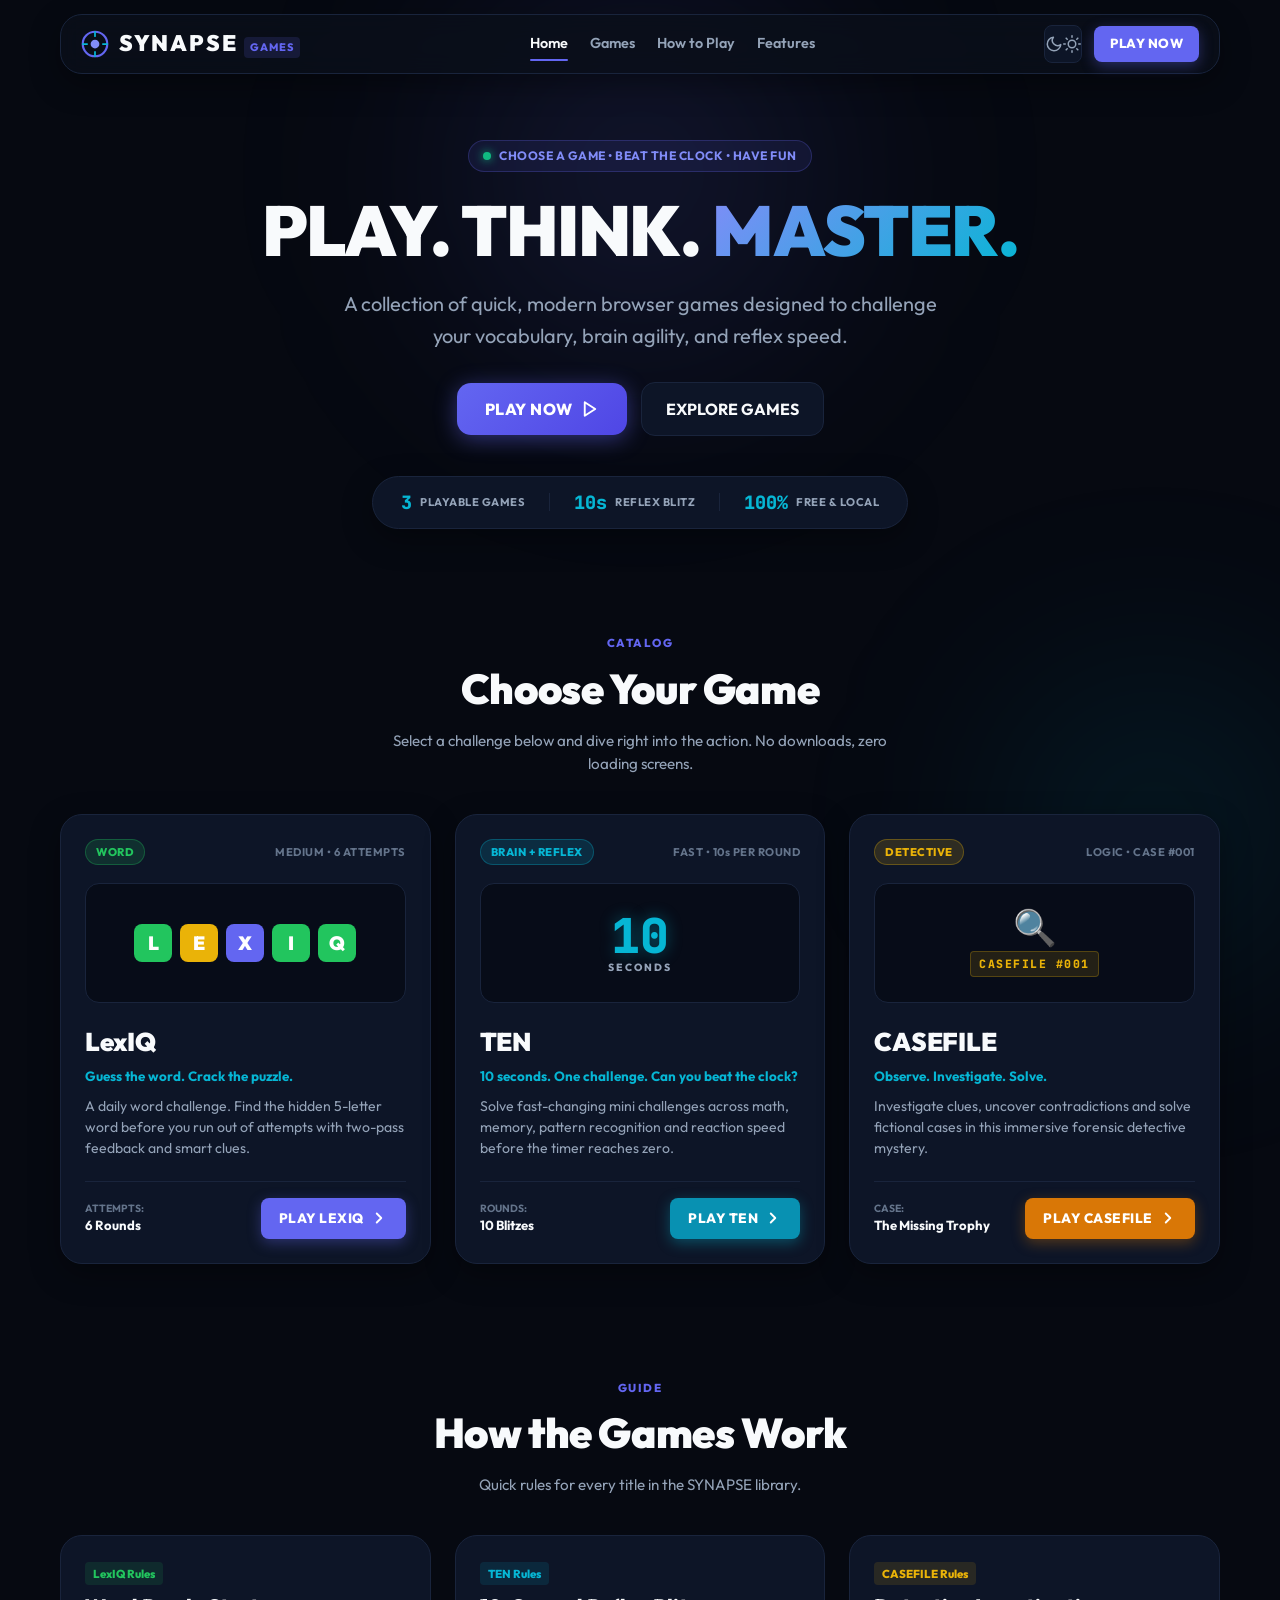
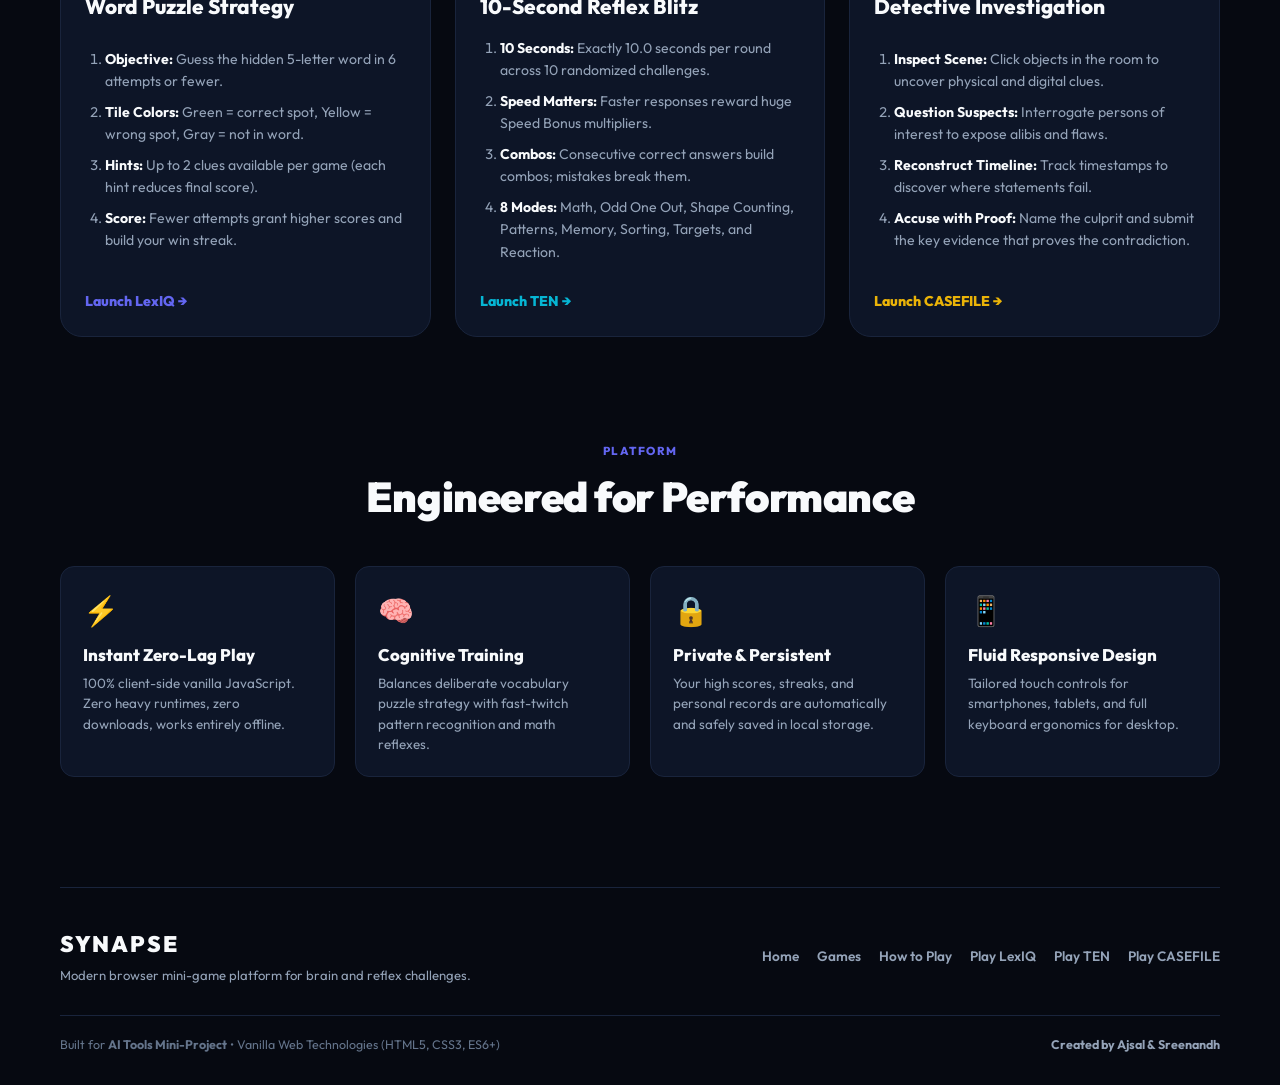
<file: index.html>
<!DOCTYPE html>
<html lang="en" data-theme="dark">
<head>
  <meta charset="UTF-8">
  <meta name="viewport" content="width=device-width, initial-scale=1.0">
  <link rel="icon" type="image/png" href="synapse-logo.png">
  <title>SYNAPSE | Play. Think. Master. — Web Mini-Game Hub</title>
  <link rel="stylesheet" href="hub.css">
  <link rel="preconnect" href="https://fonts.googleapis.com">
  <link rel="preconnect" href="https://fonts.gstatic.com" crossorigin>
  <link href="https://fonts.googleapis.com/css2?family=Outfit:wght@400;500;600;700;800;900&family=JetBrains+Mono:wght@700;800&display=swap" rel="stylesheet">
</head>
<body>
  <!-- Ambient Background Glows -->
  <div class="ambient-glow glow-1"></div>
  <div class="ambient-glow glow-2"></div>

  <div class="hub-wrapper">
    <!-- Platform Navigation Header -->
    <header class="hub-header">
      <div class="header-content">
        <a href="#hero" class="brand-link" aria-label="SYNAPSE Home">
          <div class="brand-logo-icon">
            <svg width="28" height="28" viewBox="0 0 32 32" fill="none" xmlns="http://www.w3.org/2000/svg">
              <circle cx="16" cy="16" r="14" stroke="#6366f1" stroke-width="2.5" />
              <circle cx="16" cy="16" r="5" fill="#818cf8" />
              <path d="M16 2V7M16 25V30M2 16H7M25 16H30" stroke="#06b6d4" stroke-width="2" stroke-linecap="round" />
            </svg>
          </div>
          <div class="brand-text">
            <span class="brand-name">SYNAPSE</span>
            <span class="brand-tag">GAMES</span>
          </div>
        </a>

        <nav class="hub-nav" aria-label="Main Navigation">
          <a href="#hero" class="nav-link active">Home</a>
          <a href="#games" class="nav-link">Games</a>
          <a href="#how-to-play" class="nav-link">How to Play</a>
          <a href="#features" class="nav-link">Features</a>
        </nav>

        <div class="header-actions">
          <button id="btn-theme-toggle" class="theme-toggle-btn" title="Toggle Light/Dark Theme" aria-label="Toggle Theme">
            <svg id="theme-icon-moon" width="20" height="20" viewBox="0 0 24 24" fill="none" stroke="currentColor" stroke-width="2" stroke-linecap="round" stroke-linejoin="round">
              <path d="M21 12.79A9 9 0 1 1 11.21 3 7 7 0 0 0 21 12.79z"></path>
            </svg>
            <svg id="theme-icon-sun" class="hidden" width="20" height="20" viewBox="0 0 24 24" fill="none" stroke="currentColor" stroke-width="2" stroke-linecap="round" stroke-linejoin="round">
              <circle cx="12" cy="12" r="5"></circle>
              <line x1="12" y1="1" x2="12" y2="3"></line>
              <line x1="12" y1="21" x2="12" y2="23"></line>
              <line x1="4.22" y1="4.22" x2="5.64" y2="5.64"></line>
              <line x1="18.36" y1="18.36" x2="19.78" y2="19.78"></line>
              <line x1="1" y1="12" x2="3" y2="12"></line>
              <line x1="21" y1="12" x2="23" y2="12"></line>
              <line x1="4.22" y1="19.78" x2="5.64" y2="18.36"></line>
              <line x1="18.36" y1="5.64" x2="19.78" y2="4.22"></line>
            </svg>
          </button>
          <a href="#games" class="btn-nav-play">PLAY NOW</a>
        </div>
      </div>
    </header>

    <!-- Main Platform Body -->
    <main>
      <!-- Hero Section -->
      <section id="hero" class="hero-section">
        <div class="hero-badge">
          <span class="live-pulse"></span>
          <span>CHOOSE A GAME • BEAT THE CLOCK • HAVE FUN</span>
        </div>

        <h1 class="hero-headline">
          PLAY. THINK. <span class="gradient-text">MASTER.</span>
        </h1>

        <p class="hero-subtitle">
          A collection of quick, modern browser games designed to challenge your vocabulary, brain agility, and reflex speed.
        </p>

        <div class="hero-cta-group">
          <a href="#games" class="cta-primary">
            <span>PLAY NOW</span>
            <svg width="18" height="18" viewBox="0 0 24 24" fill="none" stroke="currentColor" stroke-width="2.5" stroke-linecap="round" stroke-linejoin="round">
              <polygon points="5 3 19 12 5 21 5 3"></polygon>
            </svg>
          </a>
          <a href="#how-to-play" class="cta-secondary">EXPLORE GAMES</a>
        </div>

        <!-- Quick Platform Stats Ribbon -->
        <div class="platform-metrics">
          <div class="metric-item">
            <span class="metric-num">3</span>
            <span class="metric-label">PLAYABLE GAMES</span>
          </div>
          <div class="metric-sep"></div>
          <div class="metric-item">
            <span class="metric-num">10s</span>
            <span class="metric-label">REFLEX BLITZ</span>
          </div>
          <div class="metric-sep"></div>
          <div class="metric-item">
            <span class="metric-num">100%</span>
            <span class="metric-label">FREE & LOCAL</span>
          </div>
        </div>
      </section>

      <!-- Game Selection Section -->
      <section id="games" class="games-section">
        <div class="section-header">
          <span class="section-tag">CATALOG</span>
          <h2 class="section-title">Choose Your Game</h2>
          <p class="section-desc">Select a challenge below and dive right into the action. No downloads, zero loading screens.</p>
        </div>

        <div class="games-grid">
          
          <!-- GAME CARD 1: LexIQ -->
          <article class="game-card card-lexiq">
            <div class="card-glow"></div>
            <div class="card-top">
              <span class="game-category cat-word">WORD</span>
              <span class="game-difficulty">MEDIUM • 6 ATTEMPTS</span>
            </div>

            <div class="card-art">
              <!-- Visual Monogram Tiles -->
              <div class="lexiq-tile-preview">
                <div class="mini-tile correct">L</div>
                <div class="mini-tile present">E</div>
                <div class="mini-tile accent">X</div>
                <div class="mini-tile correct">I</div>
                <div class="mini-tile correct">Q</div>
              </div>
            </div>

            <div class="card-content">
              <h3 class="game-title">LexIQ</h3>
              <p class="game-tagline">Guess the word. Crack the puzzle.</p>
              <p class="game-description">
                A daily word challenge. Find the hidden 5-letter word before you run out of attempts with two-pass feedback and smart clues.
              </p>
            </div>

            <div class="card-footer">
              <div class="game-meta">
                <span class="meta-label">Attempts:</span>
                <span class="meta-val">6 Rounds</span>
              </div>
              <a href="lexiq/index.html" class="btn-play-game">
                <span>PLAY LEXIQ</span>
                <svg width="18" height="18" viewBox="0 0 24 24" fill="none" stroke="currentColor" stroke-width="2.5" stroke-linecap="round" stroke-linejoin="round">
                  <polyline points="9 18 15 12 9 6"></polyline>
                </svg>
              </a>
            </div>
          </article>

          <!-- GAME CARD 2: TEN -->
          <article class="game-card card-ten">
            <div class="card-glow"></div>
            <div class="card-top">
              <span class="game-category cat-reflex">BRAIN + REFLEX</span>
              <span class="game-difficulty">FAST • 10s PER ROUND</span>
            </div>

            <div class="card-art">
              <div class="ten-badge-preview">
                <div class="preview-ring"></div>
                <span class="preview-ten-num">10</span>
                <span class="preview-sec">SECONDS</span>
              </div>
            </div>

            <div class="card-content">
              <h3 class="game-title">TEN</h3>
              <p class="game-tagline">10 seconds. One challenge. Can you beat the clock?</p>
              <p class="game-description">
                Solve fast-changing mini challenges across math, memory, pattern recognition and reaction speed before the timer reaches zero.
              </p>
            </div>

            <div class="card-footer">
              <div class="game-meta">
                <span class="meta-label">Rounds:</span>
                <span class="meta-val">10 Blitzes</span>
              </div>
              <a href="ten/index.html" class="btn-play-game btn-play-ten">
                <span>PLAY TEN</span>
                <svg width="18" height="18" viewBox="0 0 24 24" fill="none" stroke="currentColor" stroke-width="2.5" stroke-linecap="round" stroke-linejoin="round">
                  <polyline points="9 18 15 12 9 6"></polyline>
                </svg>
              </a>
            </div>
          </article>

          <!-- GAME CARD 3: CASEFILE -->
          <article class="game-card card-casefile">
            <div class="card-glow"></div>
            <div class="card-top">
              <span class="game-category cat-detective">DETECTIVE</span>
              <span class="game-difficulty">LOGIC • CASE #001</span>
            </div>

            <div class="card-art">
              <div class="casefile-badge-preview">
                <div class="preview-badge-icon">🔍</div>
                <span class="preview-case-tag">CASEFILE #001</span>
              </div>
            </div>

            <div class="card-content">
              <h3 class="game-title">CASEFILE</h3>
              <p class="game-tagline">Observe. Investigate. Solve.</p>
              <p class="game-description">
                Investigate clues, uncover contradictions and solve fictional cases in this immersive forensic detective mystery.
              </p>
            </div>

            <div class="card-footer">
              <div class="game-meta">
                <span class="meta-label">Case:</span>
                <span class="meta-val casefile-meta-val">The Missing Trophy</span>
              </div>
              <a href="casefile/index.html" class="btn-play-game btn-play-casefile">
                <span>PLAY CASEFILE</span>
                <svg width="18" height="18" viewBox="0 0 24 24" fill="none" stroke="currentColor" stroke-width="2.5" stroke-linecap="round" stroke-linejoin="round">
                  <polyline points="9 18 15 12 9 6"></polyline>
                </svg>
              </a>
            </div>
          </article>

        </div>
      </section>

      <!-- How to Play Section -->
      <section id="how-to-play" class="how-section">
        <div class="section-header">
          <span class="section-tag">GUIDE</span>
          <h2 class="section-title">How the Games Work</h2>
          <p class="section-desc">Quick rules for every title in the SYNAPSE library.</p>
        </div>

        <div class="guide-cards-grid">
          <div class="guide-card">
            <div class="guide-card-header">
              <span class="guide-badge">LexIQ Rules</span>
              <h3>Word Puzzle Strategy</h3>
            </div>
            <ol class="guide-steps">
              <li><strong>Objective:</strong> Guess the hidden 5-letter word in 6 attempts or fewer.</li>
              <li><strong>Tile Colors:</strong> Green = correct spot, Yellow = wrong spot, Gray = not in word.</li>
              <li><strong>Hints:</strong> Up to 2 clues available per game (each hint reduces final score).</li>
              <li><strong>Score:</strong> Fewer attempts grant higher scores and build your win streak.</li>
            </ol>
            <a href="lexiq/index.html" class="guide-link">Launch LexIQ →</a>
          </div>

          <div class="guide-card">
            <div class="guide-card-header">
              <span class="guide-badge ten-badge">TEN Rules</span>
              <h3>10-Second Reflex Blitz</h3>
            </div>
            <ol class="guide-steps">
              <li><strong>10 Seconds:</strong> Exactly 10.0 seconds per round across 10 randomized challenges.</li>
              <li><strong>Speed Matters:</strong> Faster responses reward huge Speed Bonus multipliers.</li>
              <li><strong>Combos:</strong> Consecutive correct answers build combos; mistakes break them.</li>
              <li><strong>8 Modes:</strong> Math, Odd One Out, Shape Counting, Patterns, Memory, Sorting, Targets, and Reaction.</li>
            </ol>
            <a href="ten/index.html" class="guide-link ten-link">Launch TEN →</a>
          </div>

          <div class="guide-card">
            <div class="guide-card-header">
              <span class="guide-badge casefile-badge">CASEFILE Rules</span>
              <h3>Detective Investigation</h3>
            </div>
            <ol class="guide-steps">
              <li><strong>Inspect Scene:</strong> Click objects in the room to uncover physical and digital clues.</li>
              <li><strong>Question Suspects:</strong> Interrogate persons of interest to expose alibis and flaws.</li>
              <li><strong>Reconstruct Timeline:</strong> Track timestamps to discover where statements fail.</li>
              <li><strong>Accuse with Proof:</strong> Name the culprit and submit the key evidence that proves the contradiction.</li>
            </ol>
            <a href="casefile/index.html" class="guide-link casefile-link">Launch CASEFILE →</a>
          </div>
        </div>
      </section>

      <!-- Features Section -->
      <section id="features" class="features-section">
        <div class="section-header">
          <span class="section-tag">PLATFORM</span>
          <h2 class="section-title">Engineered for Performance</h2>
        </div>

        <div class="features-grid">
          <div class="feature-item">
            <div class="feature-icon">⚡</div>
            <h4>Instant Zero-Lag Play</h4>
            <p>100% client-side vanilla JavaScript. Zero heavy runtimes, zero downloads, works entirely offline.</p>
          </div>

          <div class="feature-item">
            <div class="feature-icon">🧠</div>
            <h4>Cognitive Training</h4>
            <p>Balances deliberate vocabulary puzzle strategy with fast-twitch pattern recognition and math reflexes.</p>
          </div>

          <div class="feature-item">
            <div class="feature-icon">🔒</div>
            <h4>Private & Persistent</h4>
            <p>Your high scores, streaks, and personal records are automatically and safely saved in local storage.</p>
          </div>

          <div class="feature-item">
            <div class="feature-icon">📱</div>
            <h4>Fluid Responsive Design</h4>
            <p>Tailored touch controls for smartphones, tablets, and full keyboard ergonomics for desktop.</p>
          </div>
        </div>
      </section>
    </main>

    <!-- Platform Footer -->
    <footer class="hub-footer">
      <div class="footer-top">
        <div class="footer-brand">
          <span class="footer-brand-name">SYNAPSE</span>
          <p>Modern browser mini-game platform for brain and reflex challenges.</p>
        </div>
        <div class="footer-links">
          <a href="#hero">Home</a>
          <a href="#games">Games</a>
          <a href="#how-to-play">How to Play</a>
          <a href="lexiq/index.html">Play LexIQ</a>
          <a href="ten/index.html">Play TEN</a>
          <a href="casefile/index.html">Play CASEFILE</a>
        </div>
      </div>
      <div class="footer-bottom">
        <p>Built for <strong>AI Tools Mini-Project</strong> • Vanilla Web Technologies (HTML5, CSS3, ES6+)</p>
        <p class="credits">Created by Ajsal & Sreenandh</p>
      </div>
    </footer>
  </div>

  <!-- Scripts -->
  <script src="hub.js"></script>
</body>
</html>
</file>
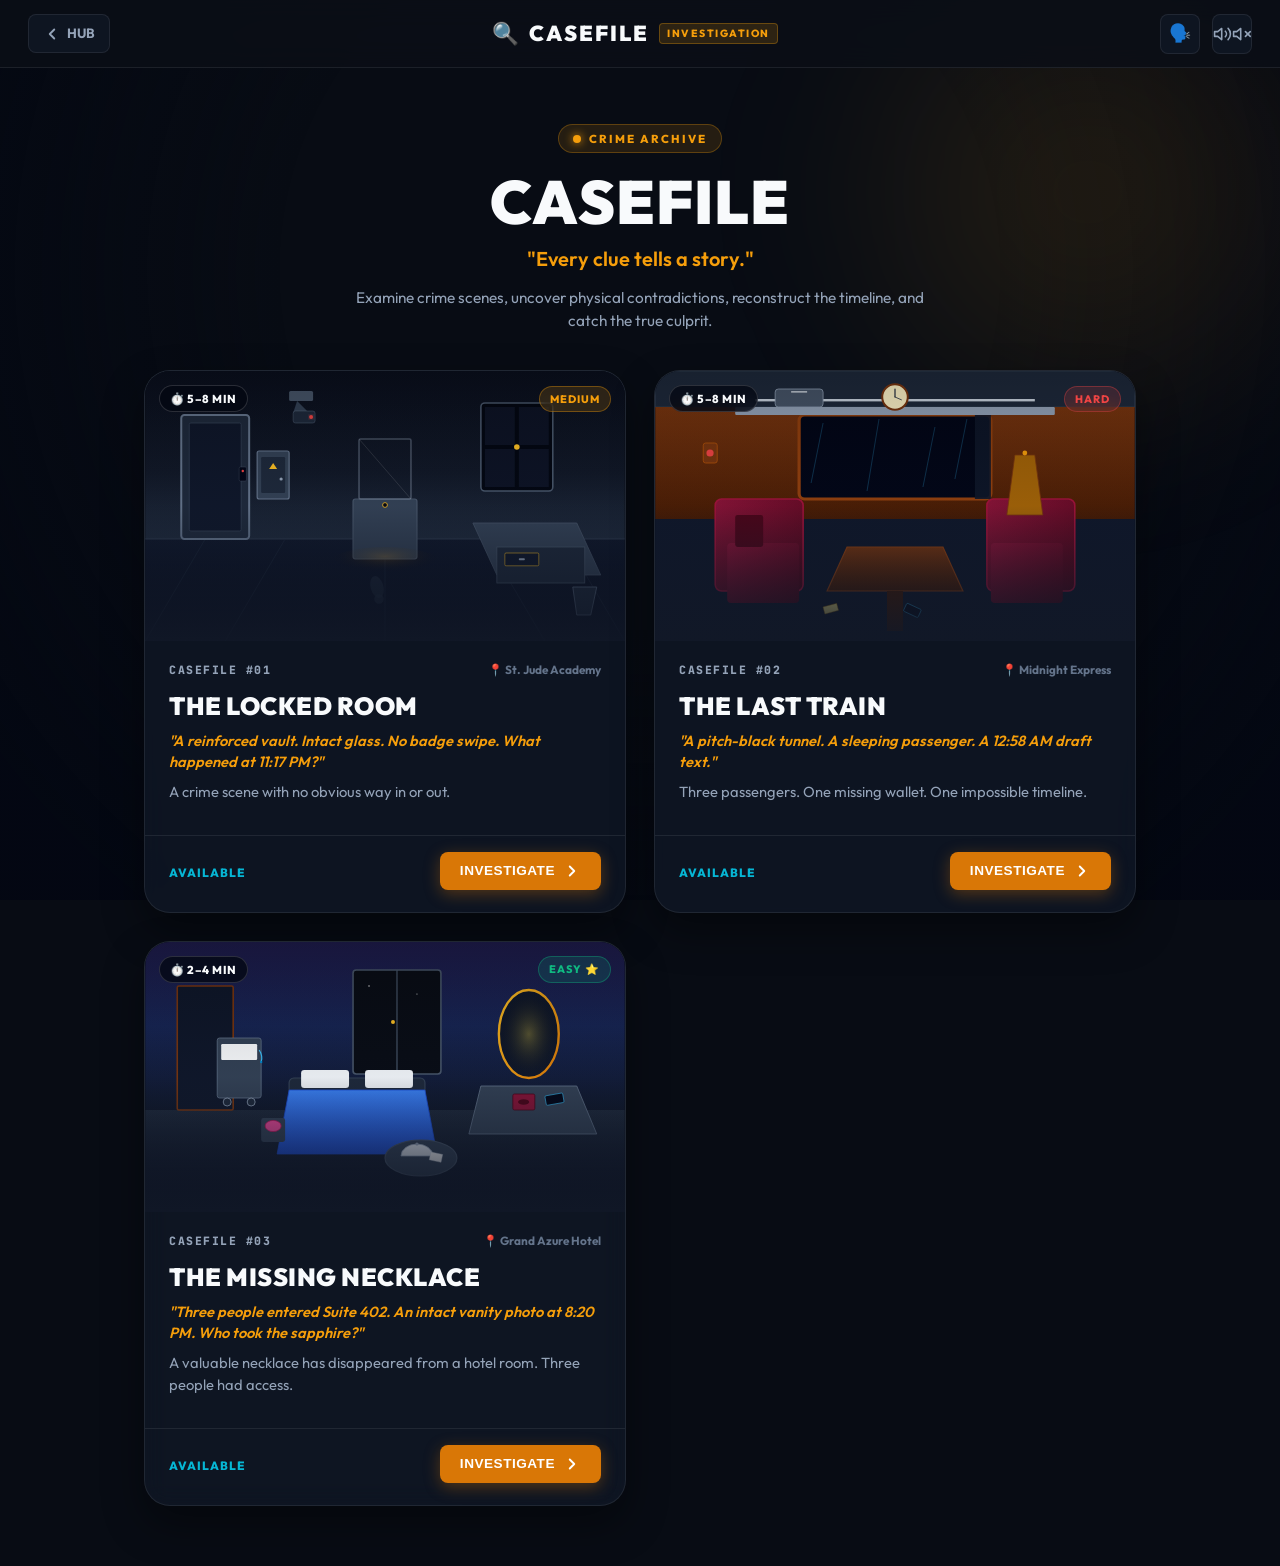
<file: casefile/index.html>
<!DOCTYPE html>
<html lang="en" data-theme="dark">
<head>
  <meta charset="UTF-8">
  <meta name="viewport" content="width=device-width, initial-scale=1.0">
  <title>CASEFILE | Every clue tells a story. — SYNAPSE</title>
  <link rel="stylesheet" href="casefile.css">
  <link rel="preconnect" href="https://fonts.googleapis.com">
  <link rel="preconnect" href="https://fonts.gstatic.com" crossorigin>
  <link href="https://fonts.googleapis.com/css2?family=Outfit:wght@400;500;600;700;800;900&family=JetBrains+Mono:wght@500;600;700;800&display=swap" rel="stylesheet">
</head>
<body>

  <!-- Ambient Cinematic Lighting -->
  <div class="ambient-vignette"></div>
  <div class="ambient-glow glow-detective"></div>

  <!-- Toast Notification Stack -->
  <div id="toast-container" class="toast-container" aria-live="polite"></div>

  <div class="casefile-app">
    
    <!-- Top Platform Header -->
    <header class="casefile-header">
      <div class="header-left">
        <a href="../index.html" class="hub-back-btn" title="Return to SYNAPSE Game Hub" aria-label="Return to SYNAPSE Game Hub">
          <svg width="18" height="18" viewBox="0 0 24 24" fill="none" stroke="currentColor" stroke-width="2.5" stroke-linecap="round" stroke-linejoin="round">
            <polyline points="15 18 9 12 15 6"></polyline>
          </svg>
          <span>HUB</span>
        </a>
      </div>

      <div class="header-center">
        <div class="casefile-brand">
          <div class="brand-badge-symbol">🔍</div>
          <span class="brand-title-text">CASEFILE</span>
          <span class="brand-sub-badge">INVESTIGATION</span>
        </div>
      </div>

      <div class="header-right">
        <!-- Voice Narration Toggle -->
        <button id="btn-voice" class="icon-btn" title="Toggle Voice Narration" aria-label="Toggle Voice Narration">
          <span class="voice-icon">🗣️</span>
        </button>

        <!-- Sound Audio FX Toggle -->
        <button id="btn-sound" class="icon-btn" title="Toggle Sound FX" aria-label="Toggle Sound FX">
          <svg id="sound-icon-on" width="20" height="20" viewBox="0 0 24 24" fill="none" stroke="currentColor" stroke-width="2" stroke-linecap="round" stroke-linejoin="round">
            <polygon points="11 5 6 9 2 9 2 15 6 15 11 19 11 5"></polygon>
            <path d="M19.07 4.93a10 10 0 0 1 0 14.14M15.54 8.46a5 5 0 0 1 0 7.07"></path>
          </svg>
          <svg id="sound-icon-off" class="hidden" width="20" height="20" viewBox="0 0 24 24" fill="none" stroke="currentColor" stroke-width="2" stroke-linecap="round" stroke-linejoin="round">
            <polygon points="11 5 6 9 2 9 2 15 6 15 11 19 11 5"></polygon>
            <line x1="23" y1="9" x2="17" y2="15"></line>
            <line x1="17" y1="9" x2="23" y2="15"></line>
          </svg>
        </button>
      </div>
    </header>

    <!-- App Views Container -->
    <main class="casefile-main">

      <!-- =================================================================
           SCREEN 1: CASE SELECTION DASHBOARD
           ================================================================= -->
      <section id="screen-dashboard" class="screen-view active">
        <div class="dashboard-hero">
          <div class="hero-badge-pill">
            <span class="pulse-amber"></span>
            <span>CRIME ARCHIVE</span>
          </div>
          <h1 class="dashboard-headline">CASEFILE</h1>
          <p class="dashboard-tagline">"Every clue tells a story."</p>
          <p class="dashboard-sub">Examine crime scenes, uncover physical contradictions, reconstruct the timeline, and catch the true culprit.</p>
        </div>

        <!-- Cases Grid -->
        <div id="cases-grid" class="cases-grid">
          <!-- Dynamically populated by JS: Case 1 & Case 2 -->
        </div>
      </section>


      <!-- =================================================================
           SCREEN 2: CINEMATIC INTRODUCTION
           ================================================================= -->
      <section id="screen-cinematic" class="screen-view">
        <div class="cinematic-container">
          <div class="cinematic-case-badge">
            <span id="cinematic-case-num">CASEFILE #01</span>
            <h2 id="cinematic-case-title">THE LOCKED ROOM</h2>
          </div>

          <div class="cinematic-visual-symbol">
            <div class="symbol-ring"></div>
            <div class="symbol-icon">🕵️</div>
          </div>

          <!-- Typewriter Beats Stream -->
          <div id="cinematic-beats" class="cinematic-beats"></div>

          <div class="cinematic-actions">
            <button id="btn-cinematic-skip" class="btn-subtle">SKIP TO SCENE</button>
            <button id="btn-cinematic-start" class="btn-primary-action">
              <span>START INVESTIGATION</span>
              <svg width="18" height="18" viewBox="0 0 24 24" fill="none" stroke="currentColor" stroke-width="2.5" stroke-linecap="round" stroke-linejoin="round">
                <polyline points="9 18 15 12 9 6"></polyline>
              </svg>
            </button>
          </div>
        </div>
      </section>


      <!-- =================================================================
           SCREEN 3: INVESTIGATION ARENA
           ================================================================= -->
      <section id="screen-investigation" class="screen-view">
        
        <!-- Arena Navigation & HUD Header -->
        <div class="investigation-hud">
          <div class="hud-left">
            <button id="btn-back-cases" class="btn-back-dashboard" title="Return to Case Selection">
              <svg width="18" height="18" viewBox="0 0 24 24" fill="none" stroke="currentColor" stroke-width="2.5" stroke-linecap="round" stroke-linejoin="round">
                <polyline points="15 18 9 12 15 6"></polyline>
              </svg>
              <span>CASES</span>
            </button>
            <h2 id="active-case-title" class="hud-case-name">CASE #01: THE LOCKED ROOM</h2>
          </div>

          <div class="hud-center-stats">
            <div class="hud-metric">
              <span class="metric-lbl">CLUES</span>
              <strong id="hud-evidence-count" class="metric-val">0 / 8</strong>
            </div>
            <div class="hud-metric">
              <span class="metric-lbl">SUSPECTS</span>
              <strong id="hud-suspects-count" class="metric-val">4</strong>
            </div>
            <div class="hud-metric">
              <span class="metric-lbl">TIMELINE</span>
              <strong id="hud-timeline-count" class="metric-val">0 / 5</strong>
            </div>
            <div class="hud-metric time-metric">
              <span class="metric-lbl">TIME</span>
              <strong id="hud-time-val" class="metric-val">00:00</strong>
            </div>
          </div>

          <div class="hud-right">
            <button id="btn-open-accusation" class="btn-make-accusation">
              <span class="accuse-icon">⚖️</span>
              <span>DEDUCE & SOLVE</span>
            </button>
          </div>
        </div>

        <!-- Section Navigation Tabs -->
        <nav class="investigation-tabs" role="tablist">
          <button class="dash-tab active" data-tab="scene" role="tab" aria-selected="true">
            <span class="tab-icon">🔍</span>
            <span>CRIME SCENE</span>
          </button>
          <button class="dash-tab" data-tab="suspects" role="tab" aria-selected="false">
            <span class="tab-icon">👥</span>
            <span>SUSPECTS</span>
          </button>
          <button class="dash-tab" data-tab="evidence" role="tab" aria-selected="false">
            <span class="tab-icon">📁</span>
            <span>EVIDENCE BOARD</span>
          </button>
          <button class="dash-tab" data-tab="timeline" role="tab" aria-selected="false">
            <span class="tab-icon">⏱️</span>
            <span>TIMELINE</span>
          </button>
          <button class="dash-tab" data-tab="notes" role="tab" aria-selected="false">
            <span class="tab-icon">📝</span>
            <span>CASE NOTES</span>
          </button>
        </nav>

        <!-- Tab Panes -->
        <div class="tab-content-container">

          <!-- TAB 1: CRIME SCENE -->
          <div id="tab-scene" class="tab-pane active" role="tabpanel">
            <div class="scene-header-strip">
              <div>
                <h3 id="scene-name" class="scene-headline">CRIME SCENE</h3>
                <p id="scene-tagline" class="scene-sub">Click highlighted objects to inspect forensic proof.</p>
              </div>
              <div class="scene-header-controls">
                <div class="scene-progress-container">
                  <span id="clue-progress-label" class="scene-progress-text">0 / 8 CLUES DISCOVERED</span>
                  <div class="scene-progress-track">
                    <div id="clue-progress-fill" class="scene-progress-bar" style="width: 0%;"></div>
                  </div>
                </div>
                <div class="scene-legend-badge">
                  <span class="legend-pulse"></span>
                  <span id="scene-objects-count">8 INTERACTIVE OBJECTS</span>
                </div>
              </div>
            </div>

            <!-- Interactive Visual Hotspot Canvas -->
            <div id="scene-interactive-area" class="scene-interactive-area">
              <!-- Dynamically populated with backdrop canvas and interactive hotspot buttons -->
            </div>
          </div>

          <!-- TAB 2: SUSPECTS -->
          <div id="tab-suspects" class="tab-pane" role="tabpanel">
            <div class="pane-header">
              <h3>PERSONS OF INTEREST</h3>
              <p>Compare alibis against discovered physical proof to identify contradictions.</p>
            </div>
            <div id="suspects-grid" class="suspects-grid"></div>
          </div>

          <!-- TAB 3: EVIDENCE BOARD -->
          <div id="tab-evidence" class="tab-pane" role="tabpanel">
            <div class="pane-header">
              <h3>EVIDENCE PINBOARD</h3>
              <p>Discovered forensic proof, digital stamps, and physical artifacts.</p>
            </div>
            <div id="evidence-grid" class="evidence-grid"></div>
          </div>

          <!-- TAB 4: TIMELINE -->
          <div id="tab-timeline" class="tab-pane" role="tabpanel">
            <div class="pane-header">
              <h3>CHRONOLOGICAL TIMELINE</h3>
              <p>Locked events unlock automatically as you discover matching crime scene clues.</p>
            </div>
            <div id="timeline-list" class="timeline-list"></div>
          </div>

          <!-- TAB 5: CASE NOTES -->
          <div id="tab-notes" class="tab-pane" role="tabpanel">
            <div class="pane-header">
              <h3>INVESTIGATOR NOTEPAD</h3>
              <p>Jot down deductions, timestamp inconsistencies, or theories. Automatically saved locally.</p>
            </div>
            <div class="notes-wrapper">
              <textarea id="case-notes-input" placeholder="Note down clues, suspicious timings, and key suspect statements..."></textarea>
            </div>
          </div>

        </div>
      </section>

    </main>
  </div>


  <!-- ===================================================================
       MODAL 1: BITE-SIZED CLUE DETAIL
       =================================================================== -->
  <div id="modal-clue-detail" class="modal-backdrop hidden" role="dialog" aria-modal="true" aria-labelledby="modal-clue-title">
    <div class="modal-card clue-modal-card">
      <div class="modal-clue-header">
        <div id="modal-clue-icon" class="modal-clue-icon">🔍</div>
        <div class="modal-clue-title-box">
          <span id="modal-clue-cat" class="clue-tag">PHYSICAL</span>
          <h3 id="modal-clue-title">Clue Title</h3>
          <span id="modal-clue-time" class="clue-timestamp">11:15 PM</span>
        </div>
        <button id="btn-close-clue" class="modal-close-btn" aria-label="Close clue">&times;</button>
      </div>

      <div class="modal-clue-body">
        <div id="modal-clue-art" class="modal-clue-art-wrap"></div>

        <div class="clue-info-row">
          <span class="info-label">OBSERVATION</span>
          <p id="modal-clue-obs" class="info-text"></p>
        </div>

        <div class="clue-info-row highlight-fact-row">
          <span class="info-label">KEY FORENSIC FACT</span>
          <p id="modal-clue-fact" class="info-text key-fact-text"></p>
        </div>
      </div>

      <div class="modal-clue-footer">
        <span class="board-added-notice">✓ Added to Evidence Board & Timeline</span>
      </div>
    </div>
  </div>


  <!-- ===================================================================
       MODAL 2: 3-STEP DEDUCTION WIZARD & VERDICT
       =================================================================== -->
  <div id="modal-deduction" class="modal-backdrop hidden" role="dialog" aria-modal="true" aria-labelledby="deduction-title">
    <div class="modal-card deduction-modal-card">
      <div class="deduction-header">
        <div>
          <span class="deduction-sub">FINAL RECONSTRUCTION</span>
          <h2 id="deduction-title" class="deduction-title">Solve the Case</h2>
        </div>
        <button id="btn-close-deduction" class="modal-close-btn" aria-label="Close deduction">&times;</button>
      </div>

      <!-- Step Indicator Pips -->
      <div class="step-indicator-bar">
        <div class="step-pip active" data-step="1">
          <span class="pip-num">1</span>
          <span class="pip-label">SUSPECT</span>
        </div>
        <div class="step-pip-line"></div>
        <div class="step-pip" data-step="2">
          <span class="pip-num">2</span>
          <span class="pip-label">EVIDENCE</span>
        </div>
        <div class="step-pip-line"></div>
        <div class="step-pip" data-step="3">
          <span class="pip-num">3</span>
          <span class="pip-label">THEORY</span>
        </div>
        <div class="step-pip-line"></div>
        <div class="step-pip" data-step="4">
          <span class="pip-num">4</span>
          <span class="pip-label">VERDICT</span>
        </div>
      </div>

      <!-- Deduction Steps -->
      <div class="deduction-body">

        <!-- STEP 1: SELECT SUSPECT -->
        <div id="deduction-step-1" class="deduction-step-pane active">
          <h3 class="step-question">1. Who is responsible for the crime?</h3>
          <p class="step-sub">Select the person of interest whose alibi is contradicted by physical facts.</p>
          <div id="step-1-suspects-list" class="deduction-options-grid"></div>
          <div class="step-actions">
            <button id="btn-next-step-1" class="btn-primary-action" disabled>
              <span>NEXT: CHOOSE KEY EVIDENCE</span>
              <svg width="18" height="18" viewBox="0 0 24 24" fill="none" stroke="currentColor" stroke-width="2.5" stroke-linecap="round" stroke-linejoin="round">
                <polyline points="9 18 15 12 9 6"></polyline>
              </svg>
            </button>
          </div>
        </div>

        <!-- STEP 2: SELECT KEY EVIDENCE -->
        <div id="deduction-step-2" class="deduction-step-pane">
          <h3 class="step-question">2. What is the single decisive piece of evidence?</h3>
          <p class="step-sub">Select the clue that provides conclusive proof of their guilt.</p>
          <div id="step-2-evidence-list" class="deduction-options-grid"></div>
          <div class="step-actions">
            <button id="btn-next-step-2" class="btn-primary-action" disabled>
              <span>NEXT: EXPLAIN WHAT HAPPENED</span>
              <svg width="18" height="18" viewBox="0 0 24 24" fill="none" stroke="currentColor" stroke-width="2.5" stroke-linecap="round" stroke-linejoin="round">
                <polyline points="9 18 15 12 9 6"></polyline>
              </svg>
            </button>
          </div>
        </div>

        <!-- STEP 3: EXPLAIN WHAT HAPPENED -->
        <div id="deduction-step-3" class="deduction-step-pane">
          <h3 class="step-question">3. What actually happened?</h3>
          <p class="step-sub">Select the theory that accurately aligns with the timeline and physical proof.</p>
          <div id="step-3-theory-list" class="deduction-options-grid"></div>
          <div class="step-actions">
            <button id="btn-submit-verdict" class="btn-primary-action btn-submit-verdict" disabled>
              <span>DELIVER VERDICT</span>
              <svg width="18" height="18" viewBox="0 0 24 24" fill="none" stroke="currentColor" stroke-width="2.5" stroke-linecap="round" stroke-linejoin="round">
                <polyline points="20 6 9 17 4 12"></polyline>
              </svg>
            </button>
          </div>
        </div>

        <!-- STEP 4: VERDICT & RESULTS -->
        <div id="deduction-step-4" class="deduction-step-pane">
          <div id="verdict-result-card"></div>
        </div>

      </div>
    </div>
  </div>

  <!-- Audio Context & Game Scripts -->
  <script src="casefile.js"></script>
</body>
</html>
</file>
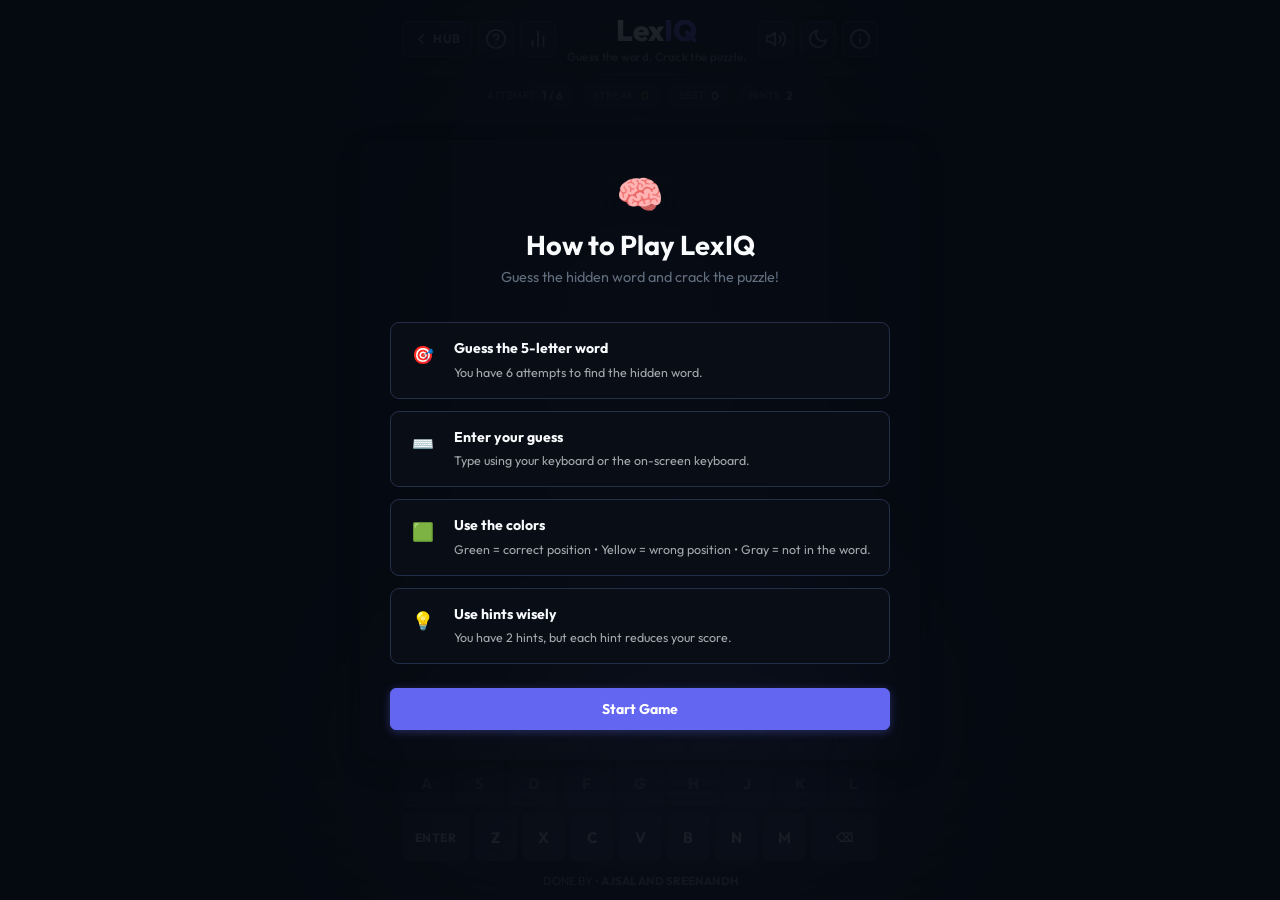
<file: lexiq/index.html>
<!DOCTYPE html>
<html lang="en" data-theme="dark">
<head>
  <meta charset="UTF-8">
  <meta name="viewport" content="width=device-width, initial-scale=1.0">
  <title>LexIQ | 5-Letter Word Guessing Game</title>
  <link rel="stylesheet" href="style.css">
  <link rel="preconnect" href="https://fonts.googleapis.com">
  <link rel="preconnect" href="https://fonts.gstatic.com" crossorigin>
  <link href="https://fonts.googleapis.com/css2?family=Outfit:wght@400;600;700;800&family=JetBrains+Mono:wght@600;700&display=swap" rel="stylesheet"> 
</head> 
<body> 
 
  <audio id="bg-music" loop preload="auto"> 
  <source src="audio/background.mp3" type="audio/mpeg"> 
</audio> 
 
  <!-- Toast Notification System --> 
  <div id="toast-container" class="toast-container" aria-live="polite" aria-atomic="true"></div> 
 
  <div class="app-container"> 
    <!-- Header Section --> 
    <header class="app-header"> 
      <div class="header-left"> 
        <a href="../index.html" class="hub-back-btn" title="Return to Game Hub" aria-label="Return to Game Hub"> 
          <svg width="16" height="16" viewBox="0 0 24 24" fill="none" stroke="currentColor" stroke-width="2.5" stroke-linecap="round" stroke-linejoin="round"> 
            <polyline points="15 18 9 12 15 6"></polyline> 
          </svg> 
          <span>HUB</span> 
        </a> 
        <button id="btn-help" class="icon-btn" title="How to Play" aria-label="How to Play"> 
          <svg width="22" height="22" viewBox="0 0 24 24" fill="none" stroke="currentColor" stroke-width="2" stroke-linecap="round" stroke-linejoin="round"> 
            <circle cx="12" cy="12" r="10"></circle> 
            <path d="M9.09 9a3 3 0 0 1 5.83 1c0 2-3 3-3 3"></path> 
            <line x1="12" y1="17" x2="12.01" y2="17"></line> 
          </svg> 
        </button> 
        <button id="btn-stats" class="icon-btn" title="Game Statistics" aria-label="Statistics"> 
          <svg width="22" height="22" viewBox="0 0 24 24" fill="none" stroke="currentColor" stroke-width="2" stroke-linecap="round" stroke-linejoin="round"> 
            <line x1="18" y1="20" x2="18" y2="10"></line> 
            <line x1="12" y1="20" x2="12" y2="4"></line> 
            <line x1="6" y1="20" x2="6" y2="14"></line> 
          </svg> 
        </button> 
      </div> 
 
      <!-- Typography-based Branding & Logo --> 
      <div class="brand-container"> 
        <div class="logo-wrapper"> 
          <h1 class="brand-title">Lex<span class="brand-accent">IQ</span></h1> 
        </div> 
        <p class="brand-subtitle">Guess the word. Crack the puzzle.</p> 
      </div> 
 
      <div class="header-right"> 
        <button id="btn-sound" class="icon-btn" title="Toggle Sound" aria-label="Toggle Sound"> 
          <svg id="sound-icon-on" width="22" height="22" viewBox="0 0 24 24" fill="none" stroke="currentColor" stroke-width="2" stroke-linecap="round" stroke-linejoin="round"> 
            <polygon points="11 5 6 9 2 9 2 15 6 15 11 19 11 5"></polygon> 
            <path d="M19.07 4.93a10 10 0 0 1 0 14.14M15.54 8.46a5 5 0 0 1 0 7.07"></path> 
          </svg> 
          <svg id="sound-icon-off" class="hidden" width="22" height="22" viewBox="0 0 24 24" fill="none" stroke="currentColor" stroke-width="2" stroke-linecap="round" stroke-linejoin="round"> 
            <polygon points="11 5 6 9 2 9 2 15 6 15 11 19 11 5"></polygon> 
            <line x1="23" y1="9" x2="17" y2="15"></line> 
            <line x1="17" y1="9" x2="23" y2="15"></line> 
          </svg> 
        </button> 
        <button id="btn-theme" class="icon-btn" title="Toggle Theme" aria-label="Toggle Theme"> 
          <svg id="theme-moon" width="22" height="22" viewBox="0 0 24 24" fill="none" stroke="currentColor" stroke-width="2" stroke-linecap="round" stroke-linejoin="round"> 
            <path d="M21 12.79A9 9 0 1 1 11.21 3 7 7 0 0 0 21 12.79z"></path> 
          </svg> 
          <svg id="theme-sun" class="hidden" width="22" height="22" viewBox="0 0 24 24" fill="none" stroke="currentColor" stroke-width="2" stroke-linecap="round" stroke-linejoin="round"> 
            <circle cx="12" cy="12" r="5"></circle> 
            <line x1="12" y1="1" x2="12" y2="3"></line> 
            <line x1="12" y1="21" x2="12" y2="23"></line> 
            <line x1="4.22" y1="4.22" x2="5.64" y2="5.64"></line> 
            <line x1="18.36" y1="18.36" x2="19.78" y2="19.78"></line> 
            <line x1="1" y1="12" x2="3" y2="12"></line> 
            <line x1="21" y1="12" x2="23" y2="12"></line> 
            <line x1="4.22" y1="19.78" x2="5.64" y2="18.36"></line> 
            <line x1="18.36" y1="5.64" x2="19.78" y2="4.22"></line> 
          </svg> 
        </button> 
        <button id="btn-about" class="icon-btn" title="About Project" aria-label="About Project"> 
          <svg width="22" height="22" viewBox="0 0 24 24" fill="none" stroke="currentColor" stroke-width="2" stroke-linecap="round" stroke-linejoin="round"> 
            <circle cx="12" cy="12" r="10"></circle> 
            <line x1="12" y1="16" x2="12" y2="12"></line> 
            <line x1="12" y1="8" x2="12.01" y2="8"></line> 
          </svg> 
        </button> 
      </div> 
    </header> 
 
    <!-- Quick Stats Bar --> 
    <section class="quick-stats" aria-label="Player Progress"> 
      <div class="stat-pill"> 
        <span class="stat-label">Attempt</span> 
        <span id="attempt-indicator" class="stat-value">1 / 6</span> 
      </div> 
      <div class="stat-pill"> 
        <span class="stat-label">Streak</span> 
        <span id="streak-indicator" class="stat-value highlight">0</span> 
      </div> 
      <div class="stat-pill"> 
        <span class="stat-label">Best</span> 
        <span id="best-indicator" class="stat-value">0</span> 
      </div> 
      <div class="stat-pill"> 
        <span class="stat-label">Hints</span> 
        <span id="hint-indicator" class="stat-value">2</span> 
      </div> 
    </section> 
 
    <!-- Main Game Board Grid (6 rows x 5 columns) --> 
    <main class="game-main"> 
      <div id="board" class="board" role="grid" aria-label="Word puzzle grid"> 
        <!-- 6 rows generated dynamically or statically --> 
      </div> 
    </main> 
 
    <!-- Action Controls (Hints & New Game) --> 
    <section class="controls-section"> 
      <button id="btn-hint" class="action-btn hint-btn" aria-label="Get a hint"> 
        <span class="btn-icon">💡</span> 
        <span id="btn-hint-text">Hint (2)</span> 
      </button> 
      <button id="btn-new-game" class="action-btn new-game-btn" aria-label="Start a new game"> 
        <span class="btn-icon">🔄</span> 
        <span>New Game</span> 
      </button> 
    </section> 
 
    <!-- Interactive On-Screen Virtual Keyboard --> 
    <nav class="keyboard-container" aria-label="Virtual on-screen keyboard"> 
      <div class="keyboard-row" id="kb-row-1"></div> 
      <div class="keyboard-row" id="kb-row-2"></div> 
      <div class="keyboard-row" id="kb-row-3"></div> 
    </nav> 
 
    <!-- Subtle Footer --> 
    <footer class="app-footer"> 
      <p>DONE BY • <strong>AJSAL AND SREENANDH</strong></p> 
    </footer> 
  </div> 
 
  <!-- 0. LexIQ Start Instructions Modal --> 
<div id="modal-start" class="modal-backdrop hidden" role="dialog" aria-modal="true" aria-labelledby="start-title"> 
  <div class="modal-card start-modal-card"> 
 
    <div class="modal-header center-header"> 
      <div class="result-emoji">🧠</div> 
      <h2 id="start-title">How to Play LexIQ</h2> 
      <p class="result-subtitle">Guess the hidden word and crack the puzzle!</p> 
    </div> 
 
    <div class="modal-body"> 
 
      <div class="start-rules"> 
        <div class="start-rule"> 
          <span class="rule-icon">🎯</span> 
          <div> 
            <strong>Guess the 5-letter word</strong> 
            <p>You have 6 attempts to find the hidden word.</p> 
          </div> 
        </div> 
 
        <div class="start-rule"> 
          <span class="rule-icon">⌨️</span> 
          <div> 
            <strong>Enter your guess</strong> 
            <p>Type using your keyboard or the on-screen keyboard.</p> 
          </div> 
        </div> 
 
        <div class="start-rule"> 
          <span class="rule-icon">🟩</span> 
          <div> 
            <strong>Use the colors</strong> 
            <p>Green = correct position • Yellow = wrong position • Gray = not in the word.</p> 
          </div> 
        </div> 
 
        <div class="start-rule"> 
          <span class="rule-icon">💡</span> 
          <div> 
            <strong>Use hints wisely</strong> 
            <p>You have 2 hints, but each hint reduces your score.</p> 
          </div> 
        </div> 
      </div> 
 
      <div class="modal-actions"> 
        <button id="btn-start-game" class="action-btn new-game-btn w-full"> 
          Start Game 
        </button> 
      </div> 
 
    </div> 
  </div> 
</div> 
 
  <!-- MODALS --> 
 
  <!-- 1. How to Play Modal --> 
  <div id="modal-help" class="modal-backdrop hidden" role="dialog" aria-modal="true" aria-labelledby="help-title"> 
    <div class="modal-card"> 
      <div class="modal-header"> 
        <h2 id="help-title">How to Play LexIQ</h2> 
        <button class="modal-close" aria-label="Close modal">&times;</button> 
      </div> 
      <div class="modal-body"> 
         
        <!-- 1. Goal --> 
        <section class="guide-section"> 
          <h3 class="guide-heading">🎯 Goal</h3> 
          <p class="guide-text">Guess the hidden <strong>5-letter word</strong> in <strong>6 attempts</strong> or fewer.</p> 
        </section> 
 
        <div class="guide-divider"></div> 
 
        <!-- 2. How to Play --> 
        <section class="guide-section"> 
          <h3 class="guide-heading">⌨️ How to Play</h3> 
          <ul class="guide-bullet-list"> 
            <li>Type a valid 5-letter word using your <strong>physical keyboard</strong> or the <strong>on-screen keyboard</strong>.</li> 
            <li>Press <strong>Enter</strong> to submit your guess.</li> 
          </ul> 
        </section> 
 
        <div class="guide-divider"></div> 
 
        <!-- 3. Tile Colors --> 
        <section class="guide-section"> 
          <h3 class="guide-heading">🎨 Tile Colors</h3> 
          <p class="guide-subtext">After each guess, the tile colors reveal how close you are:</p> 
          <div class="color-rules-list"> 
            <div class="color-rule-item"> 
              <span class="rule-chip correct">GREEN</span> 
              <span><strong>Correct position:</strong> Letter is in the word and in the right spot.</span> 
            </div> 
            <div class="color-rule-item"> 
              <span class="rule-chip present">YELLOW</span> 
              <span><strong>Wrong position:</strong> Letter is in the word, but in a different spot.</span> 
            </div> 
            <div class="color-rule-item"> 
              <span class="rule-chip absent">GRAY</span> 
              <span><strong>Not in word:</strong> Letter does not appear anywhere in the hidden word.</span> 
            </div> 
          </div> 
        </section> 
 
        <div class="guide-divider"></div> 
 
        <!-- 4. Visual Example --> 
        <section class="guide-section"> 
          <h3 class="guide-heading">🔍 Example</h3> 
          <p class="guide-subtext">Suppose the hidden word is <strong>PLANT</strong> and your guess is <strong>PLAYS</strong>:</p> 
           
          <div class="example-box"> 
            <div class="example-row"> 
              <div class="example-tile correct">P</div> 
              <div class="example-tile correct">L</div> 
              <div class="example-tile correct">A</div> 
              <div class="example-tile absent">Y</div> 
              <div class="example-tile present">S</div> 
            </div> 
            <div class="example-explanation"> 
              <p>🟩 <strong>P, L, A</strong> are green — in the word and in the <strong>exact correct spots</strong>.</p> 
              <p>⬜ <strong>Y</strong> is gray — not present in the hidden word at all.</p> 
              <p>🟨 <strong>S</strong> is yellow — present in the word, but in the <strong>wrong spot</strong>.</p> 
            </div> 
          </div> 
        </section> 
 
        <div class="guide-divider"></div> 
 
        <!-- 5. Hints & Scoring --> 
        <section class="guide-section"> 
          <h3 class="guide-heading">💡 Hints & Scoring</h3> 
          <div class="hints-scoring-grid"> 
            <div class="info-card"> 
              <h4>Smart Hints (Max 2)</h4> 
              <ul class="compact-list"> 
                <li><strong>Hint 1:</strong> Reveals one correct letter and its position.</li> 
                <li><strong>Hint 2:</strong> Gives a helpful clue about the word's meaning.</li> 
                <li><em>Penalty:</em> Each hint reduces your score by <strong>15 points</strong>.</li> 
              </ul> 
            </div> 
            <div class="info-card"> 
              <h4>Scoring & Streak</h4> 
              <ul class="compact-list"> 
                <li><strong>Fewer Attempts = Higher Score:</strong> Attempt 1 = 100 pts, down to Attempt 6 = 50 pts (0 on loss).</li> 
                <li><strong>Streak:</strong> Consecutive wins build your <strong>Current Streak</strong>. A loss resets it to 0.</li> 
              </ul> 
            </div> 
          </div> 
        </section> 
 
      </div> 
    </div> 
  </div> 
 
  <!-- 2. Statistics Modal --> 
  <div id="modal-stats" class="modal-backdrop hidden" role="dialog" aria-modal="true" aria-labelledby="stats-title"> 
    <div class="modal-card"> 
      <div class="modal-header"> 
        <h2 id="stats-title">Game Statistics</h2> 
        <button class="modal-close" aria-label="Close modal">&times;</button> 
      </div> 
      <div class="modal-body"> 
        <div class="stats-grid"> 
          <div class="stat-box"> 
            <span id="stat-played" class="stat-num">0</span> 
            <span class="stat-label">Played</span> 
          </div> 
          <div class="stat-box"> 
            <span id="stat-wins" class="stat-num">0</span> 
            <span class="stat-label">Won</span> 
          </div> 
          <div class="stat-box"> 
            <span id="stat-win-pct" class="stat-num">0%</span> 
            <span class="stat-label">Win %</span> 
          </div> 
          <div class="stat-box"> 
            <span id="stat-streak" class="stat-num">0</span> 
            <span class="stat-label">Streak</span> 
          </div> 
          <div class="stat-box"> 
            <span id="stat-max-streak" class="stat-num">0</span> 
            <span class="stat-label">Best</span> 
          </div> 
        </div> 
 
        <div class="guide-divider"></div> 
        <h3>Score Distribution</h3> 
        <div class="score-summary"> 
          <div class="score-row"> 
            <span>Highest Single Score:</span> 
            <strong id="stat-best-score">0 pts</strong> 
          </div> 
          <div class="score-row"> 
            <span>Last Game Score:</span> 
            <strong id="stat-last-score">0 pts</strong> 
          </div> 
        </div> 
 
        <div class="modal-actions"> 
          <button id="btn-stats-reset" class="btn-subtle" title="Reset all game records">Clear Statistics</button> 
        </div> 
      </div> 
    </div> 
  </div> 
 
  <!-- 3. Game Over / Result Modal --> 
  <div id="modal-gameover" class="modal-backdrop hidden" role="dialog" aria-modal="true" aria-labelledby="result-title"> 
    <div class="modal-card celebration-card"> 
      <div class="modal-header center-header"> 
        <div id="result-emoji" class="result-emoji">🎉</div> 
        <h2 id="result-title">Brilliant!</h2> 
        <p id="result-subtitle" class="result-subtitle">You cracked the puzzle!</p> 
      </div> 
      <div class="modal-body"> 
        <div class="word-reveal-box"> 
          <span class="reveal-caption">The secret word was:</span> 
          <div id="result-word" class="revealed-word">APPLE</div> 
          <div id="result-clue" class="revealed-clue">A popular crisp fruit that keeps the doctor away.</div> 
        </div> 
 
        <div class="result-details-grid"> 
          <div class="res-item"> 
            <span class="res-val" id="res-attempts">3 / 6</span> 
            <span class="res-lbl">Attempts</span> 
          </div> 
          <div class="res-item"> 
            <span class="res-val" id="res-score">80</span> 
            <span class="res-lbl">Points</span> 
          </div> 
          <div class="res-item"> 
            <span class="res-val" id="res-streak">1</span> 
            <span class="res-lbl">Streak</span> 
          </div> 
        </div> 
 
        <div class="modal-actions"> 
          <button id="btn-play-again" class="action-btn new-game-btn w-full">Play Next Word</button> 
        </div> 
      </div> 
    </div> 
  </div> 
 
  <!-- 4. About Modal --> 
  <div id="modal-about" class="modal-backdrop hidden" role="dialog" aria-modal="true" aria-labelledby="about-title"> 
    <div class="modal-card"> 
      <div class="modal-header"> 
        <h2 id="about-title">About LexIQ</h2> 
        <button class="modal-close" aria-label="Close modal">&times;</button> 
      </div> 
      <div class="modal-body"> 
        <p><strong>LexIQ</strong> is an original, lightweight word guessing puzzle game designed for a college <strong>AI Tools Course Mini-Project</strong>.</p> 
         
        <div class="guide-divider"></div> 
        <h3>Technology Stack</h3> 
        <ul class="tech-list"> 
          <li><strong>HTML5:</strong> Semantic elements, ARIA accessibility, responsive viewports.</li> 
          <li><strong>CSS3:</strong> Custom theme variables, flex/grid layouts, smooth animations, accessible contrast.</li> 
          <li><strong>Vanilla JavaScript (ES6+):</strong> Two-pass letter validation logic, state machine, local storage persistence.</li> 
          <li><strong>Web Audio API:</strong> Pure algorithmic audio synthesizer for native, zero-dependency sound effects.</li> 
        </ul> 
 
        <div class="guide-divider"></div> 
        <h3>AI-Assisted Development</h3> 
        <p class="about-note"> 
          This project was developed with the assistance of modern generative AI coding tools for ideation, UI styling suggestions, duplicate letter matching algorithms, and automated test design. 
        </p> 
      </div> 
    </div> 
  </div> 
 
  <!-- Scripts --> 
  <script src="words.js"></script> 
  <script src="script.js"></script> 
</body> 
</html>
</file>
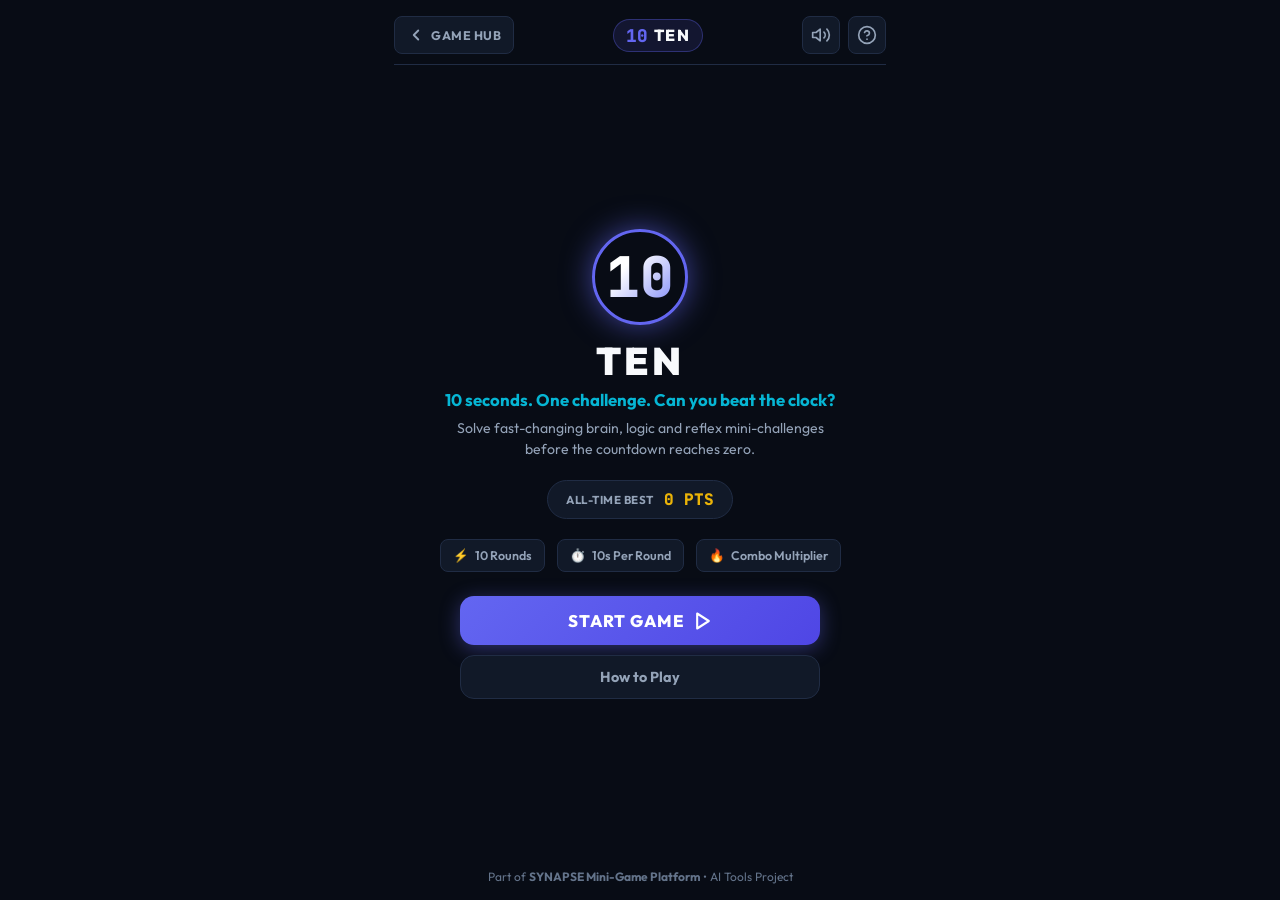
<file: ten/index.html>
<!DOCTYPE html>
<html lang="en" data-theme="dark">
<head>
  <meta charset="UTF-8">
  <meta name="viewport" content="width=device-width, initial-scale=1.0">
  <title>TEN | 10-Second Reflex & Brain Blitz</title>
  <link rel="stylesheet" href="ten.css">
  <link rel="preconnect" href="https://fonts.googleapis.com">
  <link rel="preconnect" href="https://fonts.gstatic.com" crossorigin>
  <link href="https://fonts.googleapis.com/css2?family=Outfit:wght@400;600;700;800;900&family=JetBrains+Mono:wght@700;800&display=swap" rel="stylesheet">
</head>
<body>

  <audio id="bg-music" loop preload="auto">
    <source src="audio/background.mp3" type="audio/mpeg">
</audio>


  <!-- Toast Notification System -->
  <div id="toast-container" class="toast-container" aria-live="polite"></div>

  <div class="ten-container">
    <!-- Top Bar Navigation -->
    <header class="ten-header">
      <div class="header-left">
        <a href="../index.html" class="hub-back-btn" title="Back to Game Hub" aria-label="Return to Game Hub">
          <svg width="18" height="18" viewBox="0 0 24 24" fill="none" stroke="currentColor" stroke-width="2.5" stroke-linecap="round" stroke-linejoin="round">
            <polyline points="15 18 9 12 15 6"></polyline>
          </svg>
          <span>GAME HUB</span>
        </a>
      </div>

      <div class="header-center">
        <div class="brand-badge">
          <span class="brand-ten-logo">10</span>
          <span class="brand-ten-name">TEN</span>
        </div>
      </div>

      <div class="header-right">
        <button id="btn-sound" class="icon-btn" title="Toggle Sound" aria-label="Toggle Sound">
          <svg id="sound-icon-on" width="20" height="20" viewBox="0 0 24 24" fill="none" stroke="currentColor" stroke-width="2" stroke-linecap="round" stroke-linejoin="round">
            <polygon points="11 5 6 9 2 9 2 15 6 15 11 19 11 5"></polygon>
            <path d="M19.07 4.93a10 10 0 0 1 0 14.14M15.54 8.46a5 5 0 0 1 0 7.07"></path>
          </svg>
          <svg id="sound-icon-off" class="hidden" width="20" height="20" viewBox="0 0 24 24" fill="none" stroke="currentColor" stroke-width="2" stroke-linecap="round" stroke-linejoin="round">
            <polygon points="11 5 6 9 2 9 2 15 6 15 11 19 11 5"></polygon>
            <line x1="23" y1="9" x2="17" y2="15"></line>
            <line x1="17" y1="9" x2="23" y2="15"></line>
          </svg>
        </button>
        <button id="btn-help" class="icon-btn" title="How to Play" aria-label="How to Play">
          <svg width="20" height="20" viewBox="0 0 24 24" fill="none" stroke="currentColor" stroke-width="2" stroke-linecap="round" stroke-linejoin="round">
            <circle cx="12" cy="12" r="10"></circle>
            <path d="M9.09 9a3 3 0 0 1 5.83 1c0 2-3 3-3 3"></path>
            <line x1="12" y1="17" x2="12.01" y2="17"></line>
          </svg>
        </button>
      </div>
    </header>

    <!-- Main Game Canvas / Screens -->
    <main class="ten-main">
      
      <!-- SCREEN 1: START SCREEN -->
      <section id="screen-start" class="screen-view active">
        <div class="start-hero">
          <div class="ten-big-logo">
            <div class="outer-glow-ring"></div>
            <span class="number-10">10</span>
          </div>
          <h1 class="start-title">TEN</h1>
          <p class="start-tagline">10 seconds. One challenge. Can you beat the clock?</p>
          <p class="start-desc">Solve fast-changing brain, logic and reflex mini-challenges before the countdown reaches zero.</p>
        </div>

        <div class="start-stats-pill">
          <span class="pill-label">ALL-TIME BEST</span>
          <span id="start-best-score" class="pill-val">0 PTS</span>
        </div>

        <div class="start-rules-strip">
          <div class="rule-mini-item">
            <span class="rule-icon">⚡</span>
            <span>10 Rounds</span>
          </div>
          <div class="rule-mini-item">
            <span class="rule-icon">⏱️</span>
            <span>10s Per Round</span>
          </div>
          <div class="rule-mini-item">
            <span class="rule-icon">🔥</span>
            <span>Combo Multiplier</span>
          </div>
        </div>

        <div class="start-actions">
          <button id="btn-start-game" class="btn-primary-large">
            <span>START GAME</span>
            <svg width="20" height="20" viewBox="0 0 24 24" fill="none" stroke="currentColor" stroke-width="2.5" stroke-linecap="round" stroke-linejoin="round">
              <polygon points="5 3 19 12 5 21 5 3"></polygon>
            </svg>
          </button>
          <button id="btn-start-help" class="btn-secondary">How to Play</button>
        </div>
      </section>

      <!-- SCREEN 2: GAMEPLAY SCREEN -->
      <section id="screen-game" class="screen-view">
        <!-- Live HUD Status -->
        <div class="game-hud">
          <div class="hud-item">
            <span class="hud-label">ROUND</span>
            <span id="hud-round" class="hud-value">1 / 10</span>
          </div>
          <div class="hud-item">
            <span class="hud-label">DIFF</span>
            <span id="hud-diff" class="hud-badge easy">EASY</span>
          </div>
          <div class="hud-item">
            <span class="hud-label">COMBO</span>
            <span id="hud-combo" class="hud-value highlight">🔥 0</span>
          </div>
          <div class="hud-item">
            <span class="hud-label">SCORE</span>
            <span id="hud-score" class="hud-value font-mono">0</span>
          </div>
        </div>

        <!-- 10.0s Timer Bar & Countdown Readout -->
        <div class="timer-wrapper">
          <div class="timer-meta">
            <span class="timer-tag">TIME REMAINING</span>
            <span id="timer-readout" class="timer-digits">10.0s</span>
          </div>
          <div class="timer-bar-container">
            <div id="timer-bar" class="timer-bar-fill state-calm"></div>
          </div>
        </div>

        <!-- Challenge Container Card -->
        <div class="challenge-card">
          <div class="challenge-header">
            <span id="challenge-type-badge" class="challenge-badge">MATH</span>
            <h2 id="challenge-instruction" class="challenge-instruction">Solve the equation</h2>
          </div>

          <!-- Active Challenge Interactive Arena -->
          <div id="challenge-arena" class="challenge-arena">
            <!-- Dynamic elements injected by ten.js -->
          </div>

          <!-- Immediate Feedback Flash Banner -->
          <div id="feedback-banner" class="feedback-banner hidden" aria-live="assertive">
            <span id="feedback-icon" class="feedback-icon">✓</span>
            <span id="feedback-text" class="feedback-text">CORRECT!</span>
            <span id="feedback-points" class="feedback-points">+180 PTS</span>
          </div>
        </div>
      </section>

      <!-- SCREEN 3: RESULTS SCREEN -->
      <section id="screen-results" class="screen-view">
        <div class="results-card">
          <div class="results-header">
            <div id="results-medal" class="results-medal">🏆</div>
            <h2 class="results-title">SESSION COMPLETE</h2>
            <p id="results-critique" class="results-critique">Sharp reflexes!</p>
          </div>

          <div class="results-score-box">
            <span class="score-caption">FINAL SCORE</span>
            <div id="results-final-score" class="score-number font-mono">1,840</div>
            <div id="results-record-badge" class="record-badge hidden">★ NEW PERSONAL BEST! ★</div>
          </div>

          <div class="results-grid">
            <div class="res-stat-box">
              <span class="res-label">ACCURACY</span>
              <span id="res-accuracy" class="res-val">80%</span>
            </div>
            <div class="res-stat-box">
              <span class="res-label">MAX COMBO</span>
              <span id="res-best-combo" class="res-val highlight">🔥 6</span>
            </div>
            <div class="res-stat-box">
              <span class="res-label">AVG TIME</span>
              <span id="res-avg-time" class="res-val">3.8s</span>
            </div>
            <div class="res-stat-box">
              <span class="res-label">BEST ALL-TIME</span>
              <span id="res-alltime-best" class="res-val">2,150</span>
            </div>
          </div>

          <div class="results-actions">
            <button id="btn-play-again" class="btn-primary-large">
              <span>PLAY AGAIN</span>
              <svg width="18" height="18" viewBox="0 0 24 24" fill="none" stroke="currentColor" stroke-width="2.5" stroke-linecap="round" stroke-linejoin="round">
                <polyline points="23 4 23 10 17 10"></polyline>
                <path d="M20.49 15a9 9 0 1 1-2.12-9.36L23 10"></path>
              </svg>
            </button>
            <a href="../index.html" class="btn-secondary w-full text-center">
              <span>← RETURN TO GAME HUB</span>
            </a>
          </div>
        </div>
      </section>
    </main>

    <!-- Subtle Footer -->
    <footer class="ten-footer">
      <p>Part of <strong>SYNAPSE Mini-Game Platform</strong> • AI Tools Project</p>
    </footer>
  </div>

  <!-- HOW TO PLAY MODAL -->
  <div id="modal-help" class="modal-backdrop hidden" role="dialog" aria-modal="true" aria-labelledby="help-title">
    <div class="modal-card">
      <div class="modal-header">
        <h2 id="help-title">How to Play TEN</h2>
        <button class="modal-close" aria-label="Close modal">&times;</button>
      </div>
      <div class="modal-body">
        
        <div class="guide-step-card">
          <div class="step-num">1</div>
          <div class="step-content">
            <h4>Start the Game</h4>
            <p>Each session consists of exactly <strong>10 rounds</strong> of varied mini-challenges.</p>
          </div>
        </div>

        <div class="guide-step-card">
          <div class="step-num">2</div>
          <div class="step-content">
            <h4>10 Seconds on the Clock</h4>
            <p>You have exactly <strong>10.0 seconds</strong> per challenge. The timer counts down rapidly from 10.0 to 0.0.</p>
          </div>
        </div>

        <div class="guide-step-card">
          <div class="step-num">3</div>
          <div class="step-content">
            <h4>Solve as Fast as Possible</h4>
            <p>Faster answers reward a generous <strong>Speed Bonus</strong> based on your remaining milliseconds.</p>
          </div>
        </div>

        <div class="guide-step-card">
          <div class="step-num">4</div>
          <div class="step-content">
            <h4>Build Massive Combos</h4>
            <p>Consecutive correct answers multiply your score. A mistake or timeout resets your combo to 0.</p>
          </div>
        </div>

        <div class="guide-divider"></div>
        <h3>The 8 Challenge Types</h3>
        <div class="types-grid">
          <div class="type-pill">⚡ <strong>Quick Math:</strong> Fast mental calculations</div>
          <div class="type-pill">🔍 <strong>Odd One Out:</strong> Spot the distinct symbol</div>
          <div class="type-pill">🔢 <strong>Count:</strong> Tally specific shapes</div>
          <div class="type-pill">🧩 <strong>Pattern:</strong> Predict what comes next</div>
          <div class="type-pill">🧠 <strong>Memory:</strong> Recall hidden sequences</div>
          <div class="type-pill">📊 <strong>Sort:</strong> Order numbers ascending/descending</div>
          <div class="type-pill">🎯 <strong>Target:</strong> Click all matching numbers</div>
          <div class="type-pill">🚨 <strong>Reaction:</strong> Tap on the prompt cue</div>
        </div>

        <div class="guide-divider"></div>
        <p class="guide-footer-note">Ready to test your focus and reflex speed? Jump in!</p>
      </div>
    </div>
  </div>

  <!-- Scripts -->
  <script src="ten.js"></script>
</body>
</html>
</file>
<file: hub.css>
/* ==========================================================================
   SYNAPSE - Game Hub Stylesheet
   Modern, Premium Browser Gaming Platform
   ========================================================================== */

/* --------------------------------------------------------------------------
   Tokens & Color Themes
   -------------------------------------------------------------------------- */
:root {
  --font-main: 'Outfit', -apple-system, BlinkMacSystemFont, "Segoe UI", Roboto, sans-serif;
  --font-mono: 'JetBrains Mono', monospace;

  --color-primary: #6366f1;
  --color-primary-hover: #4f46e5;
  --color-cyan: #06b6d4;
  --color-emerald: #10b981;
  --color-amber: #f59e0b;
  --color-rose: #f43f5e;
  
  --radius-sm: 8px;
  --radius-md: 14px;
  --radius-lg: 22px;
  --radius-xl: 32px;

  --transition-fast: 0.15s ease;
  --transition-normal: 0.25s cubic-bezier(0.16, 1, 0.3, 1);
}

/* Dark Mode (Default) */
[data-theme="dark"] {
  --bg-page: #060911;
  --bg-header: rgba(10, 15, 26, 0.82);
  --bg-card: #0d1527;
  --bg-card-hover: #131e36;
  --bg-card-inner: #070c18;
  
  --border-subtle: #19243c;
  --border-highlight: #334670;
  
  --text-main: #f8fafc;
  --text-muted: #94a3b8;
  --text-faint: #64748b;
  
  --glow-1: rgba(99, 102, 241, 0.18);
  --glow-2: rgba(6, 182, 212, 0.14);
  --card-shadow: 0 10px 30px rgba(0, 0, 0, 0.35);
  --card-hover-shadow: 0 20px 45px rgba(99, 102, 241, 0.22);
}

/* Light Mode */
[data-theme="light"] {
  --bg-page: #f8fafc;
  --bg-header: rgba(255, 255, 255, 0.85);
  --bg-card: #ffffff;
  --bg-card-hover: #f1f5f9;
  --bg-card-inner: #f8fafc;
  
  --border-subtle: #e2e8f0;
  --border-highlight: #cbd5e1;
  
  --text-main: #0f172a;
  --text-muted: #64748b;
  --text-faint: #94a3b8;
  
  --glow-1: rgba(99, 102, 241, 0.08);
  --glow-2: rgba(6, 182, 212, 0.06);
  --card-shadow: 0 6px 20px rgba(0, 0, 0, 0.06);
  --card-hover-shadow: 0 14px 35px rgba(99, 102, 241, 0.14);
}

/* --------------------------------------------------------------------------
   Reset & Base Styles
   -------------------------------------------------------------------------- */
*, *::before, *::after {
  box-sizing: border-box;
  margin: 0;
  padding: 0;
}

html {
  scroll-behavior: smooth;
}

body {
  font-family: var(--font-main);
  background-color: var(--bg-page);
  color: var(--text-main);
  min-height: 100vh;
  min-height: 100dvh;
  line-height: 1.5;
  overflow-x: hidden;
  position: relative;
  transition: background-color var(--transition-normal), color var(--transition-normal);
}

/* Ambient Glow Blobs */
.ambient-glow {
  position: absolute;
  border-radius: 50%;
  filter: blur(100px);
  pointer-events: none;
  z-index: 0;
}

.glow-1 {
  width: 550px;
  height: 550px;
  top: -100px;
  left: 50%;
  transform: translateX(-50%);
  background: radial-gradient(circle, var(--glow-1) 0%, transparent 70%);
}

.glow-2 {
  width: 450px;
  height: 450px;
  top: 600px;
  right: -100px;
  background: radial-gradient(circle, var(--glow-2) 0%, transparent 70%);
}

.hub-wrapper {
  position: relative;
  z-index: 1;
  width: 100%;
  max-width: 1200px;
  margin: 0 auto;
  padding: 0 20px;
}

/* --------------------------------------------------------------------------
   Header Navigation
   -------------------------------------------------------------------------- */
.hub-header {
  position: sticky;
  top: 14px;
  z-index: 100;
  margin-bottom: 30px;
}

.header-content {
  background: var(--bg-header);
  border: 1px solid var(--border-subtle);
  border-radius: var(--radius-lg);
  backdrop-filter: blur(12px);
  -webkit-backdrop-filter: blur(12px);
  padding: 10px 20px;
  display: flex;
  align-items: center;
  justify-content: space-between;
  box-shadow: var(--card-shadow);
}

.brand-link {
  display: flex;
  align-items: center;
  gap: 10px;
  text-decoration: none;
}

.brand-logo-icon {
  display: flex;
  align-items: center;
  justify-content: center;
  transition: transform var(--transition-fast);
}

.brand-link:hover .brand-logo-icon {
  transform: scale(1.08) rotate(5deg);
}

.brand-text {
  display: flex;
  align-items: baseline;
  gap: 6px;
}

.brand-name {
  font-size: 1.4rem;
  font-weight: 900;
  letter-spacing: 2px;
  color: var(--text-main);
}

.brand-tag {
  font-size: 0.68rem;
  font-weight: 800;
  color: var(--color-primary);
  background: rgba(99, 102, 241, 0.15);
  padding: 2px 6px;
  border-radius: 4px;
  letter-spacing: 1px;
}

.hub-nav {
  display: flex;
  align-items: center;
  gap: 22px;
}

.nav-link {
  color: var(--text-muted);
  font-size: 0.9rem;
  font-weight: 600;
  text-decoration: none;
  transition: color var(--transition-fast);
  position: relative;
}

.nav-link:hover, .nav-link.active {
  color: var(--text-main);
}

.nav-link.active::after {
  content: '';
  position: absolute;
  bottom: -6px;
  left: 0;
  width: 100%;
  height: 2px;
  background: var(--color-primary);
  border-radius: 2px;
}

.header-actions {
  display: flex;
  align-items: center;
  gap: 12px;
}

.theme-toggle-btn {
  background: var(--bg-card);
  border: 1px solid var(--border-subtle);
  color: var(--text-muted);
  width: 38px;
  height: 38px;
  border-radius: var(--radius-sm);
  display: flex;
  align-items: center;
  justify-content: center;
  cursor: pointer;
  transition: all var(--transition-fast);
}

.theme-toggle-btn:hover {
  color: var(--text-main);
  border-color: var(--border-highlight);
}

.btn-nav-play {
  background: var(--color-primary);
  color: #ffffff;
  font-size: 0.82rem;
  font-weight: 800;
  letter-spacing: 0.5px;
  padding: 8px 16px;
  border-radius: var(--radius-sm);
  text-decoration: none;
  box-shadow: 0 4px 14px rgba(99, 102, 241, 0.35);
  transition: all var(--transition-fast);
}

.btn-nav-play:hover {
  background: var(--color-primary-hover);
  transform: translateY(-1px);
}

/* --------------------------------------------------------------------------
   Hero Section
   -------------------------------------------------------------------------- */
.hero-section {
  text-align: center;
  padding: 50px 10px 40px;
  display: flex;
  flex-direction: column;
  align-items: center;
}

.hero-badge {
  display: inline-flex;
  align-items: center;
  gap: 8px;
  background: rgba(99, 102, 241, 0.1);
  border: 1px solid rgba(99, 102, 241, 0.25);
  padding: 6px 14px;
  border-radius: 30px;
  font-size: 0.76rem;
  font-weight: 700;
  letter-spacing: 0.5px;
  color: #818cf8;
  margin-bottom: 20px;
}

.live-pulse {
  width: 8px;
  height: 8px;
  border-radius: 50%;
  background: var(--color-emerald);
  box-shadow: 0 0 10px var(--color-emerald);
  animation: pulse 1.8s infinite;
}

.hero-headline {
  font-size: clamp(2.6rem, 6vw, 4.4rem);
  font-weight: 900;
  letter-spacing: -0.02em;
  line-height: 1.1;
  margin-bottom: 18px;
  max-width: 800px;
}

.gradient-text {
  background: linear-gradient(135deg, #818cf8 0%, #06b6d4 100%);
  background-clip: text;
  -webkit-background-clip: text;
  -webkit-text-fill-color: transparent;
}

.hero-subtitle {
  font-size: clamp(1rem, 2vw, 1.25rem);
  color: var(--text-muted);
  max-width: 620px;
  line-height: 1.6;
  margin-bottom: 30px;
}

.hero-cta-group {
  display: flex;
  align-items: center;
  gap: 14px;
  margin-bottom: 40px;
}

.cta-primary {
  background: linear-gradient(135deg, #6366f1 0%, #4f46e5 100%);
  color: #ffffff;
  padding: 14px 28px;
  border-radius: var(--radius-md);
  font-size: 1rem;
  font-weight: 800;
  letter-spacing: 0.5px;
  text-decoration: none;
  display: inline-flex;
  align-items: center;
  gap: 8px;
  box-shadow: 0 4px 22px rgba(99, 102, 241, 0.45);
  transition: all var(--transition-fast);
}

.cta-primary:hover {
  transform: translateY(-2px);
  box-shadow: 0 8px 30px rgba(99, 102, 241, 0.6);
}

.cta-secondary {
  background: var(--bg-card);
  border: 1px solid var(--border-subtle);
  color: var(--text-main);
  padding: 14px 24px;
  border-radius: var(--radius-md);
  font-size: 1rem;
  font-weight: 700;
  text-decoration: none;
  transition: all var(--transition-fast);
}

.cta-secondary:hover {
  background: var(--bg-card-hover);
  border-color: var(--border-highlight);
}

/* Platform Metrics Ribbon */
.platform-metrics {
  display: flex;
  align-items: center;
  gap: 24px;
  background: var(--bg-card);
  border: 1px solid var(--border-subtle);
  padding: 12px 28px;
  border-radius: 40px;
  box-shadow: var(--card-shadow);
}

.metric-item {
  display: flex;
  align-items: center;
  gap: 8px;
}

.metric-num {
  font-size: 1.15rem;
  font-weight: 900;
  font-family: var(--font-mono);
  color: var(--color-cyan);
}

.metric-label {
  font-size: 0.7rem;
  font-weight: 700;
  letter-spacing: 0.5px;
  color: var(--text-muted);
}

.metric-sep {
  width: 1px;
  height: 18px;
  background: var(--border-subtle);
}

/* --------------------------------------------------------------------------
   Game Selection Section ("Choose Your Game")
   -------------------------------------------------------------------------- */
.games-section {
  padding: 60px 0;
}

.section-header {
  text-align: center;
  margin-bottom: 38px;
}

.section-tag {
  display: inline-block;
  font-size: 0.72rem;
  font-weight: 800;
  letter-spacing: 1.5px;
  color: var(--color-primary);
  text-transform: uppercase;
  margin-bottom: 6px;
}

.section-title {
  font-size: clamp(1.8rem, 4vw, 2.6rem);
  font-weight: 900;
  letter-spacing: -0.01em;
  margin-bottom: 10px;
}

.section-desc {
  font-size: 0.95rem;
  color: var(--text-muted);
  max-width: 500px;
  margin: 0 auto;
}

.games-grid {
  display: grid;
  grid-template-columns: repeat(auto-fit, minmax(320px, 1fr));
  gap: 24px;
}

/* Interactive Game Card */
.game-card {
  background: var(--bg-card);
  border: 1px solid var(--border-subtle);
  border-radius: var(--radius-lg);
  padding: 24px;
  display: flex;
  flex-direction: column;
  justify-content: space-between;
  position: relative;
  overflow: hidden;
  box-shadow: var(--card-shadow);
  transition: transform var(--transition-normal), border-color var(--transition-normal), box-shadow var(--transition-normal);
}

.game-card:hover {
  transform: translateY(-6px);
  border-color: var(--color-primary);
  box-shadow: var(--card-hover-shadow);
}

.card-top {
  display: flex;
  justify-content: space-between;
  align-items: center;
  margin-bottom: 18px;
}

.game-category {
  font-size: 0.7rem;
  font-weight: 800;
  letter-spacing: 0.5px;
  padding: 4px 10px;
  border-radius: 20px;
}

.cat-word {
  background: rgba(34, 197, 94, 0.15);
  color: #22c55e;
  border: 1px solid rgba(34, 197, 94, 0.3);
}

.cat-reflex {
  background: rgba(6, 182, 212, 0.15);
  color: #06b6d4;
  border: 1px solid rgba(6, 182, 212, 0.3);
}

.cat-detective {
  background: rgba(234, 179, 8, 0.15);
  color: #eab308;
  border: 1px solid rgba(234, 179, 8, 0.3);
}

.card-casefile:hover {
  border-color: #eab308;
  box-shadow: 0 16px 36px rgba(234, 179, 8, 0.15);
}

.cat-upcoming {
  background: rgba(148, 163, 184, 0.15);
  color: #94a3b8;
  border: 1px solid rgba(148, 163, 184, 0.25);
}

.game-difficulty {
  font-size: 0.7rem;
  font-weight: 700;
  color: var(--text-faint);
  letter-spacing: 0.5px;
}

/* Card Visual Illustrations */
.card-art {
  height: 120px;
  background: var(--bg-card-inner);
  border: 1px solid var(--border-subtle);
  border-radius: var(--radius-md);
  display: flex;
  align-items: center;
  justify-content: center;
  margin-bottom: 20px;
  overflow: hidden;
}

/* LexIQ Tile Monogram */
.lexiq-tile-preview {
  display: flex;
  gap: 8px;
}

.mini-tile {
  width: 38px;
  height: 38px;
  border-radius: var(--radius-sm);
  display: flex;
  align-items: center;
  justify-content: center;
  font-weight: 900;
  font-size: 1.2rem;
  color: #ffffff;
  transition: transform var(--transition-fast);
}

.game-card:hover .mini-tile {
  transform: translateY(-3px);
}

.mini-tile.correct { background: #22c55e; }
.mini-tile.present { background: #eab308; }
.mini-tile.accent { background: #6366f1; }

/* TEN Countdown Badge Visual */
.ten-badge-preview {
  display: flex;
  flex-direction: column;
  align-items: center;
  position: relative;
}

.preview-ten-num {
  font-size: 3rem;
  font-weight: 900;
  font-family: var(--font-mono);
  color: #06b6d4;
  line-height: 1;
  text-shadow: 0 0 16px rgba(6, 182, 212, 0.4);
  transition: transform var(--transition-fast);
}

.game-card:hover .preview-ten-num {
  transform: scale(1.1);
}

.preview-sec {
  font-size: 0.65rem;
  font-weight: 800;
  letter-spacing: 2px;
  color: var(--text-muted);
}

/* CASEFILE Badge Visual */
.casefile-badge-preview {
  display: flex;
  flex-direction: column;
  align-items: center;
  gap: 6px;
}

.preview-badge-icon {
  font-size: 2.2rem;
  line-height: 1;
  transition: transform var(--transition-fast);
}

.game-card:hover .preview-badge-icon {
  transform: scale(1.15) rotate(-5deg);
}

.preview-case-tag {
  font-size: 0.72rem;
  font-weight: 800;
  letter-spacing: 1.5px;
  font-family: var(--font-mono);
  color: #eab308;
  background: rgba(234, 179, 8, 0.12);
  padding: 3px 8px;
  border-radius: 4px;
  border: 1px solid rgba(234, 179, 8, 0.25);
}

.upcoming-icon-wrap {
  color: var(--text-faint);
  animation: floatIcon 3s infinite ease-in-out;
}

/* Card Content */
.game-title {
  font-size: 1.6rem;
  font-weight: 900;
  letter-spacing: -0.01em;
  margin-bottom: 4px;
}

.game-tagline {
  font-size: 0.84rem;
  font-weight: 700;
  color: var(--color-cyan);
  margin-bottom: 10px;
}

.game-description {
  font-size: 0.88rem;
  color: var(--text-muted);
  line-height: 1.5;
  margin-bottom: 22px;
}

/* Card Footer */
.card-footer {
  display: flex;
  align-items: center;
  justify-content: space-between;
  padding-top: 16px;
  border-top: 1px solid var(--border-subtle);
}

.game-meta {
  display: flex;
  flex-direction: column;
}

.meta-label {
  font-size: 0.65rem;
  font-weight: 700;
  color: var(--text-faint);
  text-transform: uppercase;
}

.meta-val {
  font-size: 0.82rem;
  font-weight: 700;
  color: var(--text-main);
}

.btn-play-game {
  background: var(--color-primary);
  color: #ffffff;
  padding: 10px 18px;
  border-radius: var(--radius-sm);
  font-size: 0.85rem;
  font-weight: 800;
  letter-spacing: 0.5px;
  text-decoration: none;
  display: inline-flex;
  align-items: center;
  gap: 6px;
  box-shadow: 0 4px 14px rgba(99, 102, 241, 0.35);
  transition: all var(--transition-fast);
}

.btn-play-game:hover {
  background: var(--color-primary-hover);
  transform: translateX(2px);
}

.btn-play-ten {
  background: #0891b2;
  box-shadow: 0 4px 14px rgba(6, 182, 212, 0.35);
}

.btn-play-ten:hover {
  background: #06b6d4;
}

.btn-play-casefile {
  background: #d97706;
  box-shadow: 0 4px 14px rgba(217, 119, 6, 0.35);
}

.btn-play-casefile:hover {
  background: #f59e0b;
}

.badge-coming-soon {
  font-size: 0.75rem;
  font-weight: 800;
  letter-spacing: 1px;
  color: var(--text-faint);
  background: var(--bg-card-inner);
  border: 1px solid var(--border-subtle);
  padding: 6px 14px;
  border-radius: 20px;
}

/* --------------------------------------------------------------------------
   How to Play Guide Section
   -------------------------------------------------------------------------- */
.how-section {
  padding: 50px 0;
}

.guide-cards-grid {
  display: grid;
  grid-template-columns: repeat(auto-fit, minmax(320px, 1fr));
  gap: 24px;
}

.guide-card {
  background: var(--bg-card);
  border: 1px solid var(--border-subtle);
  border-radius: var(--radius-lg);
  padding: 24px;
  display: flex;
  flex-direction: column;
  justify-content: space-between;
}

.guide-card-header {
  margin-bottom: 14px;
}

.guide-badge {
  display: inline-block;
  font-size: 0.72rem;
  font-weight: 800;
  color: #22c55e;
  background: rgba(34, 197, 94, 0.12);
  padding: 3px 8px;
  border-radius: 4px;
  margin-bottom: 6px;
}

.ten-badge {
  color: #06b6d4;
  background: rgba(6, 182, 212, 0.12);
}

.casefile-badge {
  color: #eab308;
  background: rgba(234, 179, 8, 0.12);
}

.guide-card h3 {
  font-size: 1.3rem;
  font-weight: 800;
}

.guide-steps {
  padding-left: 20px;
  color: var(--text-muted);
  font-size: 0.88rem;
  line-height: 1.6;
  margin-bottom: 20px;
}

.guide-steps li {
  margin-bottom: 8px;
}

.guide-steps strong {
  color: var(--text-main);
}

.guide-link {
  font-size: 0.88rem;
  font-weight: 800;
  color: var(--color-primary);
  text-decoration: none;
  transition: transform var(--transition-fast);
}

.guide-link:hover {
  text-decoration: underline;
  transform: translateX(3px);
}

.ten-link {
  color: var(--color-cyan);
}

.casefile-link {
  color: #eab308;
}

/* --------------------------------------------------------------------------
   Platform Features Section
   -------------------------------------------------------------------------- */
.features-section {
  padding: 50px 0 70px;
}

.features-grid {
  display: grid;
  grid-template-columns: repeat(auto-fit, minmax(240px, 1fr));
  gap: 20px;
}

.feature-item {
  background: var(--bg-card);
  border: 1px solid var(--border-subtle);
  border-radius: var(--radius-md);
  padding: 22px;
}

.feature-icon {
  font-size: 1.8rem;
  margin-bottom: 10px;
}

.feature-item h4 {
  font-size: 1.05rem;
  font-weight: 800;
  margin-bottom: 6px;
}

.feature-item p {
  font-size: 0.84rem;
  color: var(--text-muted);
  line-height: 1.5;
}

/* --------------------------------------------------------------------------
   Footer
   -------------------------------------------------------------------------- */
.hub-footer {
  border-top: 1px solid var(--border-subtle);
  padding: 40px 0 30px;
  margin-top: 40px;
}

.footer-top {
  display: flex;
  justify-content: space-between;
  align-items: center;
  flex-wrap: wrap;
  gap: 20px;
  margin-bottom: 30px;
}

.footer-brand-name {
  font-size: 1.4rem;
  font-weight: 900;
  letter-spacing: 2px;
  color: var(--text-main);
}

.footer-brand p {
  font-size: 0.82rem;
  color: var(--text-muted);
  margin-top: 4px;
}

.footer-links {
  display: flex;
  gap: 18px;
  flex-wrap: wrap;
}

.footer-links a {
  color: var(--text-muted);
  font-size: 0.85rem;
  font-weight: 600;
  text-decoration: none;
  transition: color var(--transition-fast);
}

.footer-links a:hover {
  color: var(--text-main);
}

.footer-bottom {
  display: flex;
  justify-content: space-between;
  align-items: center;
  flex-wrap: wrap;
  gap: 10px;
  font-size: 0.78rem;
  color: var(--text-faint);
  border-top: 1px solid var(--border-subtle);
  padding-top: 20px;
}

.credits {
  font-weight: 700;
  color: var(--text-muted);
}

/* --------------------------------------------------------------------------
   Animations & Responsive Breakpoints
   -------------------------------------------------------------------------- */
@keyframes pulse {
  0%, 100% { opacity: 1; transform: scale(1); }
  50% { opacity: 0.4; transform: scale(0.85); }
}

@keyframes floatIcon {
  0%, 100% { transform: translateY(0); }
  50% { transform: translateY(-6px); }
}

/* ==========================================================================
   SYNAPSE - Mobile Responsive Layout
   ========================================================================== */

@media (max-width: 768px) {

  /* Prevent horizontal overflow */
  html,
  body {
    width: 100%;
    max-width: 100%;
    overflow-x: hidden;
  }

  .hub-wrapper {
    width: 100%;
    padding-left: 15px;
    padding-right: 15px;
  }

  /* ------------------------------------------------------------------------
     Header
     ------------------------------------------------------------------------ */

  .hub-header {
    top: 8px;
    margin-bottom: 18px;
  }

  .header-content {
    padding: 9px 14px;
  }

  .hub-nav {
    display: none;
  }

  .header-actions {
    gap: 7px;
  }

  .theme-toggle-btn {
    width: 34px;
    height: 34px;
  }

  .btn-nav-play {
    padding: 7px 11px;
    font-size: 0.72rem;
  }

  .brand-name {
    font-size: 1.2rem;
    letter-spacing: 1.5px;
  }

  .brand-tag {
    font-size: 0.58rem;
    padding: 2px 5px;
  }

  /* ------------------------------------------------------------------------
     Hero
     ------------------------------------------------------------------------ */

  .hero-section {
    padding: 35px 5px 30px;
  }

  .hero-badge {
    font-size: 0.68rem;
    padding: 5px 11px;
    margin-bottom: 16px;
  }

  .hero-headline {
    font-size: clamp(2rem, 9vw, 2.8rem);
    line-height: 1.1;
    margin-bottom: 14px;
  }

  .hero-subtitle {
    font-size: 0.95rem;
    max-width: 100%;
    margin-bottom: 24px;
  }

  .hero-cta-group {
    width: 100%;
    flex-wrap: wrap;
    justify-content: center;
    gap: 10px;
    margin-bottom: 30px;
  }

  .cta-primary,
  .cta-secondary {
    padding: 12px 20px;
    font-size: 0.88rem;
  }

  /* Metrics */
  .platform-metrics {
    width: 100%;
    max-width: 400px;
    flex-wrap: wrap;
    justify-content: center;
    gap: 12px 18px;
    padding: 12px 16px;
    border-radius: var(--radius-md);
  }

  .metric-item {
    gap: 6px;
  }

  .metric-num {
    font-size: 1rem;
  }

  .metric-label {
    font-size: 0.62rem;
  }

  .metric-sep {
    width: 1px;
    height: 18px;
  }

  /* ------------------------------------------------------------------------
     Game Section
     ------------------------------------------------------------------------ */

  .games-section {
    padding: 40px 0;
  }

  .section-header {
    margin-bottom: 25px;
  }

  .section-tag {
    font-size: 0.65rem;
  }

  .section-title {
    font-size: 1.9rem;
  }

  .section-desc {
    font-size: 0.82rem;
    padding: 0 8px;
  }

  .games-grid {
    grid-template-columns: 1fr;
    gap: 18px;
  }

  /* Game Cards */
  .game-card {
    padding: 18px;
    border-radius: var(--radius-md);
  }

  .card-top {
    margin-bottom: 14px;
  }

  .game-category,
  .game-difficulty {
    font-size: 0.64rem;
  }

  .game-category {
    padding: 3px 8px;
  }

  .card-art {
    height: 105px;
    margin-bottom: 16px;
  }

  .mini-tile {
    width: 34px;
    height: 34px;
    font-size: 1.05rem;
  }

  .preview-ten-num {
    font-size: 2.6rem;
  }

  .preview-case-tag {
    font-size: 0.64rem;
  }

  .preview-badge-icon {
    font-size: 2rem;
  }

  .game-title {
    font-size: 1.4rem;
  }

  .game-tagline {
    font-size: 0.76rem;
  }

  .game-description {
    font-size: 0.82rem;
    margin-bottom: 18px;
  }

  .card-footer {
    padding-top: 13px;
    gap: 10px;
  }

  .meta-label {
    font-size: 0.58rem;
  }

  .meta-val {
    font-size: 0.76rem;
  }

  .btn-play-game {
    padding: 9px 14px;
    font-size: 0.76rem;
    white-space: nowrap;
  }

  .badge-coming-soon {
    font-size: 0.66rem;
    padding: 5px 10px;
  }

  /* ------------------------------------------------------------------------
     How To Play
     ------------------------------------------------------------------------ */

  .how-section {
    padding: 40px 0;
  }

  .guide-cards-grid {
    grid-template-columns: 1fr;
    gap: 18px;
  }

  .guide-card {
    padding: 18px;
    border-radius: var(--radius-md);
  }

  .guide-card h3 {
    font-size: 1.15rem;
  }

  .guide-steps {
    font-size: 0.8rem;
    padding-left: 18px;
    margin-bottom: 16px;
  }

  .guide-steps li {
    margin-bottom: 6px;
  }

  .guide-link {
    font-size: 0.8rem;
  }

  /* ------------------------------------------------------------------------
     Features
     ------------------------------------------------------------------------ */

  .features-section {
    padding: 40px 0 55px;
  }

  .features-grid {
    grid-template-columns: repeat(2, minmax(0, 1fr));
    gap: 12px;
  }

  .feature-item {
    padding: 16px;
    border-radius: var(--radius-md);
  }

  .feature-icon {
    font-size: 1.5rem;
    margin-bottom: 7px;
  }

  .feature-item h4 {
    font-size: 0.9rem;
  }

  .feature-item p {
    font-size: 0.72rem;
  }

  /* ------------------------------------------------------------------------
     Footer
     ------------------------------------------------------------------------ */

  .hub-footer {
    padding: 30px 0 22px;
    margin-top: 25px;
  }

  .footer-top {
    flex-direction: column;
    align-items: flex-start;
    gap: 16px;
    margin-bottom: 20px;
  }

  .footer-brand-name {
    font-size: 1.2rem;
  }

  .footer-brand p {
    font-size: 0.72rem;
  }

  .footer-links {
    gap: 10px 18px;
  }

  .footer-links a {
    font-size: 0.76rem;
  }

  .footer-bottom {
    flex-direction: column;
    align-items: flex-start;
    gap: 7px;
    font-size: 0.68rem;
    padding-top: 15px;
  }
}


/* ==========================================================================
   Small Phones
   ========================================================================== */

@media (max-width: 480px) {

  .hub-wrapper {
    padding-left: 12px;
    padding-right: 12px;
  }

  /* Header */
  .header-content {
    padding: 8px 11px;
  }

  .brand-name {
    font-size: 1.1rem;
  }

  .brand-tag {
    display: none;
  }

  .theme-toggle-btn {
    width: 32px;
    height: 32px;
  }

  .btn-nav-play {
    padding: 7px 10px;
    font-size: 0.68rem;
  }

  /* Hero */
  .hero-section {
    padding-top: 30px;
  }

  .hero-badge {
    font-size: 0.62rem;
  }

  .hero-headline {
    font-size: 2.15rem;
  }

  .hero-subtitle {
    font-size: 0.86rem;
  }

  .hero-cta-group {
    width: 100%;
    flex-direction: column;
  }

  .cta-primary,
  .cta-secondary {
    width: 100%;
    justify-content: center;
  }

  .platform-metrics {
    flex-direction: column;
    gap: 9px;
    padding: 12px;
  }

  .metric-item {
    justify-content: center;
  }

  .metric-sep {
    width: 65%;
    height: 1px;
  }

  /* Sections */
  .games-section,
  .how-section {
    padding: 32px 0;
  }

  .features-section {
    padding: 32px 0 45px;
  }

  .section-title {
    font-size: 1.7rem;
  }

  .section-desc {
    font-size: 0.78rem;
  }

  /* Cards */
  .game-card {
    padding: 16px;
  }

  .card-art {
    height: 95px;
  }

  .game-title {
    font-size: 1.3rem;
  }

  .game-description {
    font-size: 0.78rem;
  }

  .card-footer {
    align-items: flex-end;
  }

  .btn-play-game {
    padding: 8px 12px;
    font-size: 0.7rem;
  }

  /* Features become one column on very small phones */
  .features-grid {
    grid-template-columns: 1fr;
  }

  .feature-item {
    padding: 14px;
  }

  .feature-item p {
    font-size: 0.76rem;
  }

  /* Footer */
  .footer-links {
    gap: 9px 15px;
  }
}


/* ==========================================================================
   Very Small Phones
   ========================================================================== */

@media (max-width: 360px) {

  .hub-wrapper {
    padding-left: 9px;
    padding-right: 9px;
  }

  .header-content {
    padding: 7px 9px;
  }

  .brand-name {
    font-size: 1rem;
  }

  .btn-nav-play {
    padding: 6px 8px;
    font-size: 0.62rem;
  }

  .hero-headline {
    font-size: 1.9rem;
  }

  .hero-subtitle {
    font-size: 0.8rem;
  }

  .cta-primary,
  .cta-secondary {
    padding: 11px 15px;
    font-size: 0.8rem;
  }

  .game-card {
    padding: 14px;
  }

  .card-art {
    height: 88px;
  }

  .game-title {
    font-size: 1.2rem;
  }

  .game-description {
    font-size: 0.74rem;
  }

  .btn-play-game {
    padding: 7px 9px;
    font-size: 0.65rem;
  }
}
</file>
<file: casefile/casefile.css>
/* ==========================================================================
   CASEFILE - Detective Investigation Styling
   SYNAPSE Gaming Platform Design Language
   ========================================================================== */

:root {
  --bg-deep: #080c14;
  --bg-card: rgba(17, 24, 39, 0.75);
  --bg-card-hover: rgba(30, 41, 59, 0.85);
  --bg-input: rgba(15, 23, 42, 0.85);
  --border-subtle: rgba(255, 255, 255, 0.08);
  --border-highlight: rgba(245, 158, 11, 0.4);
  
  --color-amber: #f59e0b;
  --color-amber-dark: #d97706;
  --color-amber-glow: rgba(245, 158, 11, 0.35);
  --color-cyan: #06b6d4;
  --color-green: #10b981;
  --color-red: #ef4444;

  --text-main: #f8fafc;
  --text-muted: #94a3b8;
  --text-faint: #64748b;

  --font-main: 'Outfit', -apple-system, BlinkMacSystemFont, sans-serif;
  --font-mono: 'JetBrains Mono', monospace;

  --radius-sm: 8px;
  --radius-md: 14px;
  --radius-lg: 20px;
  --radius-xl: 26px;

  --transition-fast: 0.18s cubic-bezier(0.4, 0, 0.2, 1);
  --transition-normal: 0.28s cubic-bezier(0.4, 0, 0.2, 1);
}

*, *::before, *::after {
  box-sizing: border-box;
  margin: 0;
  padding: 0;
}

body {
  font-family: var(--font-main);
  background-color: var(--bg-deep);
  color: var(--text-main);
  min-height: 100vh;
  line-height: 1.5;
  overflow-x: hidden;
  position: relative;
}

/* Ambient Backdrops */
.ambient-vignette {
  position: fixed;
  inset: 0;
  pointer-events: none;
  background: radial-gradient(circle at 50% 30%, transparent 40%, rgba(3, 7, 18, 0.85) 90%);
  z-index: 1;
}

.ambient-glow {
  position: fixed;
  top: -10vw;
  right: -10vw;
  width: 50vw;
  height: 50vw;
  border-radius: 50%;
  background: radial-gradient(circle, rgba(245, 158, 11, 0.12) 0%, transparent 70%);
  pointer-events: none;
  z-index: 1;
  filter: blur(60px);
}

.casefile-app {
  position: relative;
  z-index: 2;
  display: flex;
  flex-direction: column;
  min-height: 100vh;
}

/* ==========================================================================
   Header Bar
   ========================================================================== */
.casefile-header {
  height: 68px;
  border-bottom: 1px solid var(--border-subtle);
  background: rgba(11, 15, 23, 0.85);
  backdrop-filter: blur(14px);
  display: flex;
  align-items: center;
  justify-content: space-between;
  padding: 0 28px;
  position: sticky;
  top: 0;
  z-index: 50;
}

.header-left, .header-right {
  display: flex;
  align-items: center;
  gap: 12px;
}

.hub-back-btn {
  display: inline-flex;
  align-items: center;
  gap: 6px;
  color: var(--text-muted);
  text-decoration: none;
  font-size: 0.84rem;
  font-weight: 700;
  padding: 8px 14px;
  border-radius: var(--radius-sm);
  background: var(--bg-card);
  border: 1px solid var(--border-subtle);
  transition: all var(--transition-fast);
}

.hub-back-btn:hover {
  color: var(--text-main);
  border-color: var(--border-highlight);
  transform: translateX(-2px);
}

.casefile-brand {
  display: flex;
  align-items: center;
  gap: 10px;
}

.brand-badge-symbol {
  font-size: 1.35rem;
}

.brand-title-text {
  font-size: 1.35rem;
  font-weight: 900;
  letter-spacing: 2px;
  color: var(--text-main);
}

.brand-sub-badge {
  font-size: 0.65rem;
  font-weight: 800;
  letter-spacing: 1.5px;
  color: var(--color-amber);
  background: rgba(245, 158, 11, 0.15);
  border: 1px solid rgba(245, 158, 11, 0.3);
  padding: 2px 7px;
  border-radius: 4px;
}

.icon-btn {
  background: var(--bg-card);
  border: 1px solid var(--border-subtle);
  color: var(--text-muted);
  width: 40px;
  height: 40px;
  border-radius: var(--radius-sm);
  display: inline-flex;
  align-items: center;
  justify-content: center;
  cursor: pointer;
  transition: all var(--transition-fast);
  font-size: 1.1rem;
}

.icon-btn:hover {
  color: var(--text-main);
  border-color: var(--border-highlight);
}

.icon-btn.voice-muted {
  opacity: 0.45;
  filter: grayscale(1);
}

/* ==========================================================================
   Screen Views Controller
   ========================================================================== */
.casefile-main {
  flex: 1;
  display: flex;
  flex-direction: column;
}

.screen-view {
  display: none;
  width: 100%;
}

.screen-view.active {
  display: block;
}

/* ==========================================================================
   SCREEN 1: Dashboard (Case Selection)
   ========================================================================== */
.dashboard-hero {
  text-align: center;
  padding: 56px 20px 38px;
  max-width: 760px;
  margin: 0 auto;
}

.hero-badge-pill {
  display: inline-flex;
  align-items: center;
  gap: 8px;
  background: rgba(245, 158, 11, 0.12);
  border: 1px solid rgba(245, 158, 11, 0.28);
  color: var(--color-amber);
  font-size: 0.72rem;
  font-weight: 800;
  letter-spacing: 2px;
  padding: 5px 14px;
  border-radius: 30px;
  margin-bottom: 16px;
}

.pulse-amber {
  width: 8px;
  height: 8px;
  border-radius: 50%;
  background: var(--color-amber);
  box-shadow: 0 0 10px var(--color-amber);
  animation: pulseDot 2s infinite ease-in-out;
}

@keyframes pulseDot {
  0%, 100% { transform: scale(1); opacity: 1; }
  50% { transform: scale(0.7); opacity: 0.4; }
}

.dashboard-headline {
  font-size: clamp(2.4rem, 6vw, 3.8rem);
  font-weight: 900;
  letter-spacing: 1px;
  line-height: 1.1;
  margin-bottom: 8px;
}

.dashboard-tagline {
  font-size: 1.25rem;
  font-weight: 600;
  color: var(--color-amber);
  margin-bottom: 12px;
}

.dashboard-sub {
  color: var(--text-muted);
  font-size: 0.96rem;
  max-width: 580px;
  margin: 0 auto;
}

/* Cases Grid */
.cases-grid {
  display: grid;
  grid-template-columns: repeat(auto-fit, minmax(360px, 1fr));
  gap: 28px;
  max-width: 1040px;
  margin: 0 auto 60px;
  padding: 0 24px;
}

.case-select-card {
  background: var(--bg-card);
  border: 1px solid var(--border-subtle);
  border-radius: var(--radius-xl);
  padding: 0;
  display: flex;
  flex-direction: column;
  justify-content: space-between;
  position: relative;
  overflow: hidden;
  box-shadow: 0 18px 40px rgba(0, 0, 0, 0.4);
  transition: transform var(--transition-normal), border-color var(--transition-normal), box-shadow var(--transition-normal);
  backdrop-filter: blur(12px);
}

.case-select-card:hover {
  transform: translateY(-8px);
  border-color: var(--border-highlight);
  box-shadow: 0 24px 55px rgba(245, 158, 11, 0.22);
}

/* 16:9 Streaming Banner */
.case-thumb-banner {
  position: relative;
  width: 100%;
  aspect-ratio: 16 / 9;
  overflow: hidden;
  background: #090d16;
}

.case-banner-img {
  width: 100%;
  height: 100%;
  object-fit: cover;
  display: block;
  transition: transform 0.4s cubic-bezier(0.2, 0.8, 0.2, 1);
}

.case-select-card:hover .case-banner-img {
  transform: scale(1.06);
}

.case-card-overlay {
  position: absolute;
  inset: 0;
  background: linear-gradient(180deg, rgba(0, 0, 0, 0.2) 0%, rgba(17, 24, 39, 0.05) 50%, rgba(17, 24, 39, 0.95) 100%);
  pointer-events: none;
}

.banner-top-badges {
  position: absolute;
  top: 14px;
  left: 14px;
  right: 14px;
  display: flex;
  justify-content: space-between;
  align-items: center;
  z-index: 2;
}

.duration-pill {
  font-size: 0.72rem;
  font-weight: 800;
  letter-spacing: 0.5px;
  color: #f8fafc;
  background: rgba(3, 7, 18, 0.75);
  backdrop-filter: blur(8px);
  border: 1px solid rgba(255, 255, 255, 0.15);
  padding: 4px 10px;
  border-radius: 20px;
}

.case-num-badge {
  font-size: 0.72rem;
  font-weight: 800;
  letter-spacing: 1.5px;
  color: var(--text-muted);
  font-family: var(--font-mono);
}

.case-diff-badge {
  font-size: 0.68rem;
  font-weight: 800;
  letter-spacing: 1px;
  padding: 4px 10px;
  border-radius: 20px;
  backdrop-filter: blur(8px);
}

.diff-medium {
  background: rgba(245, 158, 11, 0.15);
  color: var(--color-amber);
  border: 1px solid rgba(245, 158, 11, 0.35);
}

.diff-hard {
  background: rgba(239, 68, 68, 0.15);
  color: var(--color-red);
  border: 1px solid rgba(239, 68, 68, 0.35);
}

.case-card-body {
  padding: 20px 24px 16px;
  flex: 1;
  display: flex;
  flex-direction: column;
}

.case-card-top-meta {
  display: flex;
  justify-content: space-between;
  align-items: center;
  margin-bottom: 8px;
}

.case-loc-badge {
  font-size: 0.74rem;
  font-weight: 700;
  color: var(--text-faint);
}

.case-card-title {
  font-size: 1.55rem;
  font-weight: 900;
  letter-spacing: 0.5px;
  margin-bottom: 6px;
}

.case-card-hook {
  font-size: 0.92rem;
  font-weight: 600;
  color: var(--color-amber);
  font-style: italic;
  margin-bottom: 8px;
  line-height: 1.45;
}

.case-card-sub {
  font-size: 0.92rem;
  color: var(--text-muted);
  line-height: 1.5;
  margin-bottom: 16px;
}

.case-card-footer {
  display: flex;
  align-items: center;
  justify-content: space-between;
  padding: 16px 24px 22px;
  border-top: 1px solid var(--border-subtle);
}

.badge-open {
  font-size: 0.75rem;
  font-weight: 800;
  letter-spacing: 1px;
  color: var(--color-cyan);
}

.badge-solved {
  font-size: 0.75rem;
  font-weight: 800;
  letter-spacing: 1px;
  color: var(--color-amber);
}

.btn-play-case {
  background: var(--color-amber-dark);
  color: #ffffff;
  border: none;
  padding: 10px 20px;
  border-radius: var(--radius-sm);
  font-size: 0.85rem;
  font-weight: 800;
  letter-spacing: 0.5px;
  cursor: pointer;
  display: inline-flex;
  align-items: center;
  gap: 8px;
  transition: all var(--transition-fast);
  box-shadow: 0 4px 16px rgba(217, 119, 6, 0.35);
}

.btn-play-case:hover {
  background: var(--color-amber);
  transform: translateX(3px);
  box-shadow: 0 6px 20px rgba(245, 158, 11, 0.45);
}

/* ==========================================================================
   SCREEN 2: Cinematic Introduction
   ========================================================================== */
.cinematic-container {
  max-width: 680px;
  margin: 60px auto;
  padding: 40px 24px;
  text-align: center;
  display: flex;
  flex-direction: column;
  align-items: center;
}

.cinematic-case-badge {
  margin-bottom: 28px;
}

.cinematic-case-badge span {
  font-family: var(--font-mono);
  font-size: 0.78rem;
  font-weight: 800;
  letter-spacing: 2px;
  color: var(--color-amber);
}

.cinematic-case-badge h2 {
  font-size: 2.2rem;
  font-weight: 900;
  letter-spacing: 1px;
  margin-top: 4px;
}

.cinematic-visual-symbol {
  width: 90px;
  height: 90px;
  border-radius: 50%;
  background: rgba(245, 158, 11, 0.1);
  border: 1px solid rgba(245, 158, 11, 0.3);
  display: flex;
  align-items: center;
  justify-content: center;
  margin-bottom: 34px;
  position: relative;
}

.symbol-icon {
  font-size: 2.5rem;
}

.symbol-ring {
  position: absolute;
  inset: -6px;
  border-radius: 50%;
  border: 1px dashed rgba(245, 158, 11, 0.4);
  animation: rotateRing 20s linear infinite;
}

@keyframes rotateRing {
  from { transform: rotate(0deg); }
  to { transform: rotate(360deg); }
}

.cinematic-beats {
  display: flex;
  flex-direction: column;
  gap: 14px;
  width: 100%;
  margin-bottom: 40px;
  min-height: 220px;
}

.cinematic-beat-line {
  font-size: 1.25rem;
  font-weight: 600;
  color: var(--text-main);
  letter-spacing: 0.5px;
  animation: fadeBeat 0.4s ease-out forwards;
}

.cinematic-beat-line.final-beat {
  font-size: 1.45rem;
  font-weight: 900;
  color: var(--color-amber);
  letter-spacing: 2px;
  margin-top: 12px;
}

@keyframes fadeBeat {
  from { opacity: 0; transform: translateY(8px); }
  to { opacity: 1; transform: translateY(0); }
}

.cinematic-actions {
  display: flex;
  gap: 16px;
  align-items: center;
}

.btn-subtle {
  background: transparent;
  color: var(--text-muted);
  border: 1px solid var(--border-subtle);
  padding: 12px 22px;
  border-radius: var(--radius-sm);
  font-weight: 700;
  font-size: 0.88rem;
  cursor: pointer;
  transition: all var(--transition-fast);
}

.btn-subtle:hover {
  color: var(--text-main);
  border-color: var(--border-highlight);
}

.btn-primary-action {
  background: var(--color-amber-dark);
  color: #ffffff;
  border: none;
  padding: 12px 26px;
  border-radius: var(--radius-sm);
  font-weight: 800;
  font-size: 0.92rem;
  letter-spacing: 0.5px;
  cursor: pointer;
  display: inline-flex;
  align-items: center;
  gap: 8px;
  transition: all var(--transition-fast);
  box-shadow: 0 4px 16px rgba(217, 119, 6, 0.4);
}

.btn-primary-action:hover {
  background: var(--color-amber);
  transform: translateY(-2px);
}

.btn-primary-action.pulse-ready {
  animation: pulseGlow 1.8s infinite;
}

@keyframes pulseGlow {
  0%, 100% { box-shadow: 0 0 15px rgba(245, 158, 11, 0.4); }
  50% { box-shadow: 0 0 30px rgba(245, 158, 11, 0.7); }
}

/* ==========================================================================
   SCREEN 3: Investigation Arena
   ========================================================================== */
.investigation-hud {
  background: rgba(15, 23, 42, 0.9);
  border-bottom: 1px solid var(--border-subtle);
  padding: 14px 28px;
  display: flex;
  align-items: center;
  justify-content: space-between;
  flex-wrap: wrap;
  gap: 16px;
}

.hud-left {
  display: flex;
  align-items: center;
  gap: 16px;
}

.btn-back-dashboard {
  background: var(--bg-card);
  border: 1px solid var(--border-subtle);
  color: var(--text-muted);
  font-size: 0.8rem;
  font-weight: 800;
  letter-spacing: 0.5px;
  padding: 6px 12px;
  border-radius: var(--radius-sm);
  cursor: pointer;
  display: inline-flex;
  align-items: center;
  gap: 4px;
  transition: all var(--transition-fast);
}

.btn-back-dashboard:hover {
  color: var(--text-main);
  border-color: var(--border-highlight);
}

.hud-case-name {
  font-size: 1.15rem;
  font-weight: 800;
  letter-spacing: 0.5px;
}

.hud-center-stats {
  display: flex;
  align-items: center;
  gap: 18px;
}

.hud-metric {
  display: flex;
  flex-direction: column;
  align-items: center;
}

.metric-lbl {
  font-size: 0.64rem;
  font-weight: 800;
  letter-spacing: 1px;
  color: var(--text-faint);
}

.metric-val {
  font-size: 0.95rem;
  font-weight: 800;
  font-family: var(--font-mono);
  color: var(--text-main);
}

.time-metric .metric-val {
  color: var(--color-cyan);
}

.btn-make-accusation {
  background: linear-gradient(135deg, #d97706, #b45309);
  color: #ffffff;
  border: 1px solid rgba(245, 158, 11, 0.5);
  padding: 10px 18px;
  border-radius: var(--radius-sm);
  font-weight: 800;
  font-size: 0.86rem;
  letter-spacing: 0.5px;
  cursor: pointer;
  display: inline-flex;
  align-items: center;
  gap: 8px;
  box-shadow: 0 4px 16px rgba(217, 119, 6, 0.35);
  transition: all var(--transition-fast);
}

.btn-make-accusation:hover {
  background: linear-gradient(135deg, #f59e0b, #d97706);
  transform: translateY(-2px);
  box-shadow: 0 6px 20px rgba(245, 158, 11, 0.5);
}

/* Tabs */
.investigation-tabs {
  display: flex;
  background: rgba(11, 15, 23, 0.8);
  border-bottom: 1px solid var(--border-subtle);
  padding: 0 28px;
  gap: 8px;
  overflow-x: auto;
}

.dash-tab {
  background: transparent;
  border: none;
  border-bottom: 2px solid transparent;
  color: var(--text-muted);
  font-size: 0.88rem;
  font-weight: 700;
  letter-spacing: 0.5px;
  padding: 14px 18px;
  cursor: pointer;
  display: inline-flex;
  align-items: center;
  gap: 8px;
  transition: all var(--transition-fast);
  white-space: nowrap;
}

.dash-tab:hover {
  color: var(--text-main);
}

.dash-tab.active {
  color: var(--color-amber);
  border-bottom-color: var(--color-amber);
}

/* Tab Panes */
.tab-content-container {
  max-width: 1140px;
  margin: 0 auto;
  padding: 28px 24px 60px;
  width: 100%;
}

.tab-pane {
  display: none;
}

.tab-pane.active {
  display: block;
}

.pane-header {
  margin-bottom: 22px;
}

.pane-header h3 {
  font-size: 1.4rem;
  font-weight: 900;
  letter-spacing: 0.5px;
}

.pane-header p {
  color: var(--text-muted);
  font-size: 0.9rem;
}

/* ==========================================================================
   Interactive Crime Scene Hotspot Area
   ========================================================================== */
.scene-header-strip {
  display: flex;
  justify-content: space-between;
  align-items: center;
  margin-bottom: 18px;
  flex-wrap: wrap;
  gap: 16px;
}

.scene-headline {
  font-size: 1.35rem;
  font-weight: 900;
}

.scene-sub {
  font-size: 0.88rem;
  color: var(--text-muted);
}

.scene-header-controls {
  display: flex;
  align-items: center;
  gap: 16px;
}

.scene-progress-container {
  display: flex;
  flex-direction: column;
  align-items: flex-end;
  gap: 4px;
}

.scene-progress-text {
  font-size: 0.72rem;
  font-weight: 800;
  font-family: var(--font-mono);
  color: var(--color-amber);
  letter-spacing: 0.5px;
}

.scene-progress-track {
  width: 140px;
  height: 6px;
  background: rgba(255, 255, 255, 0.1);
  border-radius: 4px;
  overflow: hidden;
}

.scene-progress-bar {
  height: 100%;
  background: linear-gradient(90deg, var(--color-amber), var(--color-green));
  transition: width 0.35s ease;
  border-radius: 4px;
}

.scene-legend-badge {
  display: inline-flex;
  align-items: center;
  gap: 6px;
  font-size: 0.74rem;
  font-weight: 800;
  letter-spacing: 1px;
  color: var(--color-amber);
  background: rgba(245, 158, 11, 0.12);
  border: 1px solid rgba(245, 158, 11, 0.25);
  padding: 4px 12px;
  border-radius: 20px;
}

.legend-pulse {
  width: 6px;
  height: 6px;
  border-radius: 50%;
  background: var(--color-amber);
  animation: pulseDot 1.5s infinite;
}

.scene-interactive-area {
  position: relative;
  width: 100%;
  height: 520px;
  border-radius: var(--radius-lg);
  overflow: hidden;
  border: 1px solid var(--border-subtle);
  background: #0f172a;
  box-shadow: 0 16px 40px rgba(0, 0, 0, 0.6);
}

.scene-backdrop-canvas {
  position: absolute;
  inset: 0;
  pointer-events: none;
  overflow: hidden;
}

.scene-canvas-art {
  width: 100%;
  height: 100%;
  object-fit: cover;
  display: block;
  user-select: none;
}

.bg-case001 {
  background: radial-gradient(circle at 50% 40%, rgba(30, 41, 59, 0.9) 0%, rgba(15, 23, 42, 0.98) 80%);
}

.bg-case002 {
  background: radial-gradient(circle at 60% 45%, rgba(30, 41, 59, 0.85) 0%, rgba(10, 15, 26, 0.98) 85%);
}

/* Hotspots Placement */
.scene-hotspot {
  position: absolute;
  background: transparent;
  border: none;
  cursor: zoom-in;
  display: flex;
  flex-direction: column;
  align-items: center;
  z-index: 10;
  transition: transform var(--transition-fast);
}

.scene-hotspot:hover {
  transform: scale(1.18);
}

.hotspot-bubble {
  width: 52px;
  height: 52px;
  border-radius: 50%;
  background: rgba(17, 24, 39, 0.88);
  border: 2px solid var(--color-amber);
  box-shadow: 0 0 20px var(--color-amber-glow);
  display: flex;
  align-items: center;
  justify-content: center;
  position: relative;
  transition: all var(--transition-fast);
}

.hotspot-emoji {
  font-size: 1.5rem;
}

.hotspot-caption {
  position: absolute;
  bottom: -22px;
  font-size: 0.68rem;
  font-weight: 800;
  letter-spacing: 0.5px;
  color: var(--text-main);
  background: rgba(15, 23, 42, 0.9);
  padding: 2px 6px;
  border-radius: 4px;
  border: 1px solid var(--border-subtle);
  white-space: nowrap;
}

.hotspot-pulse {
  position: absolute;
  top: 50%;
  left: 50%;
  width: 52px;
  height: 52px;
  margin-top: -26px;
  margin-left: -26px;
  border-radius: 50%;
  border: 2px solid var(--color-amber);
  animation: radarWave 2.4s infinite cubic-bezier(0.1, 0, 0.3, 1);
  pointer-events: none;
}

@keyframes radarWave {
  0% { transform: scale(1); opacity: 0.8; }
  100% { transform: scale(2.2); opacity: 0; }
}

.scene-hotspot.discovered .hotspot-bubble {
  border-color: var(--color-green);
  box-shadow: 0 0 14px rgba(16, 185, 129, 0.4);
}

.scene-hotspot.discovered .hotspot-pulse {
  display: none;
}

/* Hotspots Layout Positions: Case 1 */
.theme-case001 .spot-c1-door     { top: 22%; left: 12%; }
.theme-case001 .spot-c1-cctv     { top: 12%; left: 32%; }
.theme-case001 .spot-c1-breaker  { top: 38%; left: 24%; }
.theme-case001 .spot-c1-pedestal { top: 44%; left: 50%; }
.theme-case001 .spot-c1-boot     { top: 74%; left: 46%; }
.theme-case001 .spot-c1-window   { top: 16%; left: 74%; }
.theme-case001 .spot-c1-desk     { top: 52%; left: 82%; }
.theme-case001 .spot-c1-bin      { top: 76%; left: 85%; }

/* Hotspots Layout Positions: Case 2 */
.theme-case002 .spot-c2-buzzer   { top: 26%; left: 10%; }
.theme-case002 .spot-c2-bag      { top: 18%; left: 28%; }
.theme-case002 .spot-c2-seat     { top: 48%; left: 24%; }
.theme-case002 .spot-c2-ticket   { top: 78%; left: 36%; }
.theme-case002 .spot-c2-clock    { top: 14%; left: 52%; }
.theme-case002 .spot-c2-phone    { top: 70%; left: 54%; }
.theme-case002 .spot-c2-coat     { top: 36%; left: 76%; }
.theme-case002 .spot-c2-window   { top: 22%; left: 84%; }

/* ==========================================================================
   Suspects Grid
   ========================================================================== */
.suspects-grid {
  display: grid;
  grid-template-columns: repeat(auto-fit, minmax(320px, 1fr));
  gap: 22px;
}

.suspect-profile-card {
  background: var(--bg-card);
  border: 1px solid var(--border-subtle);
  border-radius: var(--radius-lg);
  padding: 22px;
  box-shadow: 0 10px 25px rgba(0, 0, 0, 0.35);
  transition: all var(--transition-fast);
}

.suspect-profile-card:hover {
  border-color: var(--border-highlight);
  transform: translateY(-3px);
}

.suspect-card-header {
  display: flex;
  align-items: center;
  gap: 14px;
  margin-bottom: 16px;
  padding-bottom: 14px;
  border-bottom: 1px solid var(--border-subtle);
}

.suspect-avatar {
  width: 50px;
  height: 50px;
  border-radius: 50%;
  display: flex;
  align-items: center;
  justify-content: center;
  font-weight: 900;
  font-size: 1.15rem;
  color: #ffffff;
  box-shadow: 0 4px 14px rgba(0, 0, 0, 0.4);
}

.suspect-meta h3 {
  font-size: 1.15rem;
  font-weight: 800;
}

.suspect-role {
  font-size: 0.74rem;
  font-weight: 700;
  color: var(--color-amber);
  letter-spacing: 0.5px;
}

.suspect-data-row {
  margin-bottom: 10px;
}

.row-label {
  font-size: 0.65rem;
  font-weight: 800;
  letter-spacing: 1px;
  color: var(--text-faint);
  display: block;
  margin-bottom: 2px;
}

.alibi-text {
  font-size: 0.86rem;
  color: var(--text-muted);
  font-style: italic;
}

.suspect-avatar {
  width: 48px;
  height: 48px;
  border-radius: 50%;
  display: flex;
  align-items: center;
  justify-content: center;
  font-weight: 900;
  font-size: 1.15rem;
  color: #ffffff;
  box-shadow: 0 4px 14px rgba(0, 0, 0, 0.4);
  overflow: hidden;
  flex-shrink: 0;
}

.suspect-avatar-img, .option-avatar-img {
  width: 100%;
  height: 100%;
  object-fit: cover;
  border-radius: 50%;
  display: block;
}

.evidence-thumb-wrap {
  width: 52px;
  height: 52px;
  border-radius: var(--radius-sm);
  background: rgba(15, 23, 42, 0.8);
  border: 1px solid var(--border-subtle);
  display: flex;
  align-items: center;
  justify-content: center;
  flex-shrink: 0;
  overflow: hidden;
}

.evidence-thumb-img {
  width: 100%;
  height: 100%;
  object-fit: cover;
  display: block;
}

.suspicious-text {
  font-size: 0.84rem;
  color: #fca5a5;
}

/* ==========================================================================
   Evidence Grid
   ========================================================================== */
.evidence-grid {
  display: grid;
  grid-template-columns: repeat(auto-fit, minmax(280px, 1fr));
  gap: 20px;
}

.evidence-polaroid {
  background: var(--bg-card);
  border: 1px solid var(--border-subtle);
  border-radius: var(--radius-md);
  padding: 18px;
  cursor: pointer;
  transition: all var(--transition-fast);
  display: flex;
  gap: 14px;
}

.evidence-polaroid.found:hover {
  border-color: var(--border-highlight);
  transform: translateY(-3px);
  box-shadow: 0 8px 24px rgba(245, 158, 11, 0.15);
}

.evidence-icon-badge {
  font-size: 2.2rem;
  width: 50px;
  height: 50px;
  border-radius: var(--radius-sm);
  background: rgba(15, 23, 42, 0.7);
  display: flex;
  align-items: center;
  justify-content: center;
  flex-shrink: 0;
}

.evidence-meta {
  display: flex;
  gap: 10px;
  font-size: 0.68rem;
  font-weight: 800;
  margin-bottom: 4px;
}

.evidence-cat {
  color: var(--color-amber);
}

.evidence-time {
  color: var(--text-faint);
}

.evidence-title {
  font-size: 0.98rem;
  font-weight: 800;
  margin-bottom: 4px;
}

.evidence-fact {
  font-size: 0.82rem;
  color: var(--text-muted);
  line-height: 1.4;
}

.evidence-fact strong {
  color: var(--text-main);
}

.evidence-polaroid.locked {
  cursor: default;
  background: rgba(15, 23, 42, 0.4);
  border-style: dashed;
  justify-content: center;
  text-align: center;
  padding: 28px 18px;
}

.locked-clue-box {
  display: flex;
  flex-direction: column;
  align-items: center;
}

.locked-icon {
  font-size: 1.6rem;
  margin-bottom: 6px;
  opacity: 0.5;
}

.locked-title {
  font-size: 0.78rem;
  font-weight: 800;
  color: var(--text-faint);
  letter-spacing: 1px;
}

.locked-sub {
  font-size: 0.72rem;
  color: var(--text-faint);
  margin-top: 2px;
}

/* ==========================================================================
   Timeline List
   ========================================================================== */
.timeline-list {
  display: flex;
  flex-direction: column;
  position: relative;
  max-width: 720px;
  margin: 0 auto;
}

.timeline-list::before {
  content: '';
  position: absolute;
  top: 15px;
  bottom: 15px;
  left: 95px;
  width: 2px;
  background: var(--border-subtle);
}

.timeline-item {
  display: flex;
  gap: 30px;
  margin-bottom: 24px;
  position: relative;
}

.timeline-marker {
  width: 80px;
  display: flex;
  align-items: center;
  justify-content: space-between;
  flex-shrink: 0;
}

.marker-time {
  font-family: var(--font-mono);
  font-size: 0.82rem;
  font-weight: 800;
  color: var(--color-amber);
}

.marker-dot {
  width: 12px;
  height: 12px;
  border-radius: 50%;
  background: var(--color-amber);
  border: 2px solid var(--bg-deep);
  position: relative;
  z-index: 2;
}

.timeline-card {
  background: var(--bg-card);
  border: 1px solid var(--border-subtle);
  border-radius: var(--radius-md);
  padding: 16px 20px;
  flex: 1;
}

.timeline-title {
  font-size: 1rem;
  font-weight: 800;
  margin-bottom: 4px;
}

.timeline-text {
  font-size: 0.86rem;
  color: var(--text-muted);
}

.timeline-item.locked .marker-time {
  color: var(--text-faint);
}

.timeline-item.locked .marker-dot {
  background: var(--text-faint);
}

.timeline-item.locked .timeline-card {
  background: rgba(15, 23, 42, 0.4);
  border-style: dashed;
}

.timeline-locked-state {
  display: flex;
  flex-direction: column;
  gap: 2px;
}

.lock-msg {
  font-size: 0.76rem;
  font-weight: 800;
  letter-spacing: 1px;
  color: var(--text-faint);
}

.lock-hint {
  font-size: 0.72rem;
  color: var(--text-faint);
}

/* ==========================================================================
   Case Notes
   ========================================================================== */
.notes-wrapper {
  max-width: 760px;
  margin: 0 auto;
}

#case-notes-input {
  width: 100%;
  height: 280px;
  background: var(--bg-input);
  border: 1px solid var(--border-subtle);
  border-radius: var(--radius-md);
  padding: 18px;
  color: var(--text-main);
  font-family: var(--font-mono);
  font-size: 0.9rem;
  line-height: 1.6;
  resize: vertical;
  outline: none;
  transition: border-color var(--transition-fast);
}

#case-notes-input:focus {
  border-color: var(--border-highlight);
}

/* ==========================================================================
   Modals
   ========================================================================== */
.modal-backdrop {
  position: fixed;
  inset: 0;
  background: rgba(3, 7, 18, 0.85);
  backdrop-filter: blur(8px);
  z-index: 100;
  display: flex;
  align-items: center;
  justify-content: center;
  padding: 20px;
  animation: fadeInModal 0.2s ease-out;
}

.modal-backdrop.hidden {
  display: none;
}

@keyframes fadeInModal {
  from { opacity: 0; transform: scale(0.98); }
  to { opacity: 1; transform: scale(1); }
}

.modal-card {
  background: #111827;
  border: 1px solid var(--border-subtle);
  border-radius: var(--radius-lg);
  max-width: 540px;
  width: 100%;
  position: relative;
  box-shadow: 0 24px 60px rgba(0, 0, 0, 0.7);
  overflow: hidden;
}

.modal-close-btn {
  background: transparent;
  border: none;
  color: var(--text-muted);
  font-size: 1.6rem;
  cursor: pointer;
  line-height: 1;
  padding: 4px 8px;
}

.modal-close-btn:hover {
  color: var(--text-main);
}

/* Clue Modal */
.modal-clue-header {
  padding: 20px 24px;
  border-bottom: 1px solid var(--border-subtle);
  display: flex;
  align-items: center;
  gap: 16px;
}

.modal-clue-icon {
  font-size: 2.4rem;
}

.modal-clue-title-box {
  flex: 1;
}

.clue-tag {
  font-size: 0.65rem;
  font-weight: 800;
  letter-spacing: 1px;
  color: var(--color-amber);
}

.modal-clue-title-box h3 {
  font-size: 1.25rem;
  font-weight: 900;
  margin: 2px 0;
}

.clue-timestamp {
  font-size: 0.75rem;
  font-family: var(--font-mono);
  color: var(--text-faint);
}

.modal-clue-body {
  padding: 24px;
  display: flex;
  flex-direction: column;
  gap: 16px;
}

.modal-clue-art-wrap {
  width: 100%;
  max-height: 220px;
  border-radius: var(--radius-sm);
  background: rgba(11, 15, 23, 0.7);
  border: 1px solid var(--border-subtle);
  overflow: hidden;
  display: flex;
  align-items: center;
  justify-content: center;
  margin-bottom: 4px;
}

.modal-clue-img {
  max-width: 100%;
  max-height: 200px;
  object-fit: contain;
  display: block;
}

.modal-clue-icon-fallback {
  padding: 24px;
  display: flex;
  flex-direction: column;
  align-items: center;
  gap: 8px;
}

.fallback-icon {
  font-size: 2.8rem;
}

.fallback-tag {
  font-size: 0.68rem;
  font-weight: 800;
  letter-spacing: 1.5px;
  color: var(--color-amber);
  background: rgba(245, 158, 11, 0.12);
  padding: 2px 8px;
  border-radius: 4px;
}

.info-label {
  font-size: 0.66rem;
  font-weight: 800;
  letter-spacing: 1px;
  color: var(--text-faint);
  display: block;
  margin-bottom: 4px;
}

.info-text {
  font-size: 0.92rem;
  color: var(--text-muted);
  line-height: 1.5;
}

.highlight-fact-row {
  background: rgba(245, 158, 11, 0.08);
  border: 1px solid rgba(245, 158, 11, 0.25);
  border-radius: var(--radius-sm);
  padding: 12px 16px;
}

.key-fact-text {
  color: #fef08a;
  font-weight: 600;
}

.modal-clue-footer {
  padding: 12px 24px 18px;
  text-align: right;
  border-top: 1px solid var(--border-subtle);
}

.board-added-notice {
  font-size: 0.74rem;
  font-weight: 800;
  color: var(--color-green);
}

/* Deduction Modal */
.deduction-modal-card {
  max-width: 620px;
}

.deduction-header {
  padding: 20px 28px;
  border-bottom: 1px solid var(--border-subtle);
  display: flex;
  justify-content: space-between;
  align-items: center;
}

.deduction-sub {
  font-size: 0.68rem;
  font-weight: 800;
  letter-spacing: 1.5px;
  color: var(--color-amber);
}

.deduction-title {
  font-size: 1.45rem;
  font-weight: 900;
}

/* Stepper Pips */
.step-indicator-bar {
  display: flex;
  align-items: center;
  justify-content: center;
  gap: 8px;
  padding: 14px 24px;
  background: rgba(15, 23, 42, 0.6);
  border-bottom: 1px solid var(--border-subtle);
}

.step-pip {
  display: flex;
  align-items: center;
  gap: 6px;
  opacity: 0.45;
}

.step-pip.active {
  opacity: 1;
}

.step-pip.completed {
  opacity: 0.85;
}

.pip-num {
  width: 22px;
  height: 22px;
  border-radius: 50%;
  background: var(--bg-card);
  border: 1px solid var(--border-subtle);
  display: flex;
  align-items: center;
  justify-content: center;
  font-size: 0.72rem;
  font-weight: 800;
}

.step-pip.active .pip-num {
  background: var(--color-amber);
  color: #000;
  border-color: var(--color-amber);
}

.step-pip.completed .pip-num {
  background: var(--color-green);
  color: #fff;
  border-color: var(--color-green);
}

.pip-label {
  font-size: 0.72rem;
  font-weight: 800;
  letter-spacing: 0.5px;
}

.step-pip-line {
  width: 24px;
  height: 1px;
  background: var(--border-subtle);
}

.deduction-body {
  padding: 24px 28px;
}

.deduction-step-pane {
  display: none;
}

.deduction-step-pane.active {
  display: block;
}

.step-question {
  font-size: 1.25rem;
  font-weight: 900;
  margin-bottom: 4px;
}

.step-sub {
  font-size: 0.86rem;
  color: var(--text-muted);
  margin-bottom: 20px;
}

.deduction-options-grid {
  display: flex;
  flex-direction: column;
  gap: 12px;
  margin-bottom: 24px;
}

.deduction-option-card {
  background: var(--bg-card);
  border: 1px solid var(--border-subtle);
  border-radius: var(--radius-md);
  padding: 14px 18px;
  display: flex;
  align-items: center;
  gap: 14px;
  text-align: left;
  cursor: pointer;
  color: var(--text-main);
  transition: all var(--transition-fast);
}

.deduction-option-card:hover {
  border-color: var(--border-highlight);
  background: var(--bg-card-hover);
}

.deduction-option-card.selected {
  border-color: var(--color-amber);
  background: rgba(245, 158, 11, 0.12);
  box-shadow: 0 0 16px rgba(245, 158, 11, 0.2);
}

.option-avatar {
  width: 38px;
  height: 38px;
  border-radius: 50%;
  display: flex;
  align-items: center;
  justify-content: center;
  font-weight: 900;
  font-size: 0.95rem;
  color: #fff;
  flex-shrink: 0;
}

.option-info {
  display: flex;
  flex-direction: column;
}

.option-info strong {
  font-size: 0.96rem;
}

.option-info span, .option-info p {
  font-size: 0.82rem;
  color: var(--text-muted);
}

.step-actions {
  display: flex;
  justify-content: flex-end;
}

.btn-submit-verdict {
  background: var(--color-green);
  box-shadow: 0 4px 16px rgba(16, 185, 129, 0.4);
}

.btn-submit-verdict:hover {
  background: #059669;
}

/* Verdict Result Styles */
.verdict-badge-banner {
  display: inline-block;
  font-size: 0.76rem;
  font-weight: 800;
  letter-spacing: 2px;
  color: var(--color-green);
  background: rgba(16, 185, 129, 0.15);
  border: 1px solid rgba(16, 185, 129, 0.35);
  padding: 4px 12px;
  border-radius: 20px;
  margin-bottom: 12px;
}

.failure-banner {
  color: var(--color-red);
  background: rgba(239, 68, 68, 0.15);
  border-color: rgba(239, 68, 68, 0.35);
}

.verdict-culprit {
  font-size: 1.6rem;
  font-weight: 900;
  margin-bottom: 20px;
}

.failure-title {
  color: var(--color-red);
}

.failure-feedback {
  font-size: 0.96rem;
  color: var(--text-muted);
  line-height: 1.5;
  margin-bottom: 24px;
}

.reveal-steps-box {
  background: rgba(15, 23, 42, 0.7);
  border: 1px solid var(--border-subtle);
  border-radius: var(--radius-md);
  padding: 18px;
  margin-bottom: 24px;
}

.reveal-steps-box h4 {
  font-size: 0.72rem;
  font-weight: 800;
  letter-spacing: 1.5px;
  color: var(--color-amber);
  margin-bottom: 12px;
}

.reveal-list {
  list-style: none;
  display: flex;
  flex-direction: column;
  gap: 10px;
}

.reveal-item {
  display: flex;
  gap: 10px;
  font-size: 0.88rem;
  color: var(--text-main);
  align-items: flex-start;
}

.check-icon {
  color: var(--color-green);
  font-weight: 900;
  flex-shrink: 0;
}

.verdict-score-grid {
  display: grid;
  grid-template-columns: repeat(2, 1fr);
  gap: 12px;
  margin-bottom: 24px;
}

.score-pill {
  background: var(--bg-card);
  border: 1px solid var(--border-subtle);
  border-radius: var(--radius-sm);
  padding: 12px;
  display: flex;
  flex-direction: column;
  align-items: center;
}

.score-label {
  font-size: 0.65rem;
  font-weight: 800;
  letter-spacing: 1px;
  color: var(--text-faint);
}

.score-val {
  font-size: 1.15rem;
  font-family: var(--font-mono);
  color: var(--color-amber);
}

.rank-pill .score-val {
  font-family: var(--font-main);
  color: #fef08a;
  font-size: 1.05rem;
}

.verdict-actions {
  text-align: right;
}

.verdict-actions-grid {
  display: flex;
  flex-wrap: wrap;
  gap: 12px;
  justify-content: flex-end;
  align-items: center;
  margin-top: 14px;
}

.btn-secondary-action {
  background: var(--bg-card);
  color: var(--text-main);
  border: 1px solid var(--border-subtle);
  padding: 12px 18px;
  border-radius: var(--radius-sm);
  font-weight: 800;
  font-size: 0.86rem;
  letter-spacing: 0.5px;
  cursor: pointer;
  display: inline-flex;
  align-items: center;
  gap: 6px;
  transition: all var(--transition-fast);
}

.btn-secondary-action:hover {
  border-color: var(--border-highlight);
  background: var(--bg-card-hover);
  transform: translateY(-2px);
}

.btn-next-case-accent {
  border-color: rgba(16, 185, 129, 0.4);
  color: #a7f3d0;
}

.btn-next-case-accent:hover {
  background: rgba(16, 185, 129, 0.15);
  border-color: var(--color-green);
  color: #ffffff;
}

/* Toast */
.toast-container {
  position: fixed;
  top: 80px;
  right: 28px;
  z-index: 1000;
  display: flex;
  flex-direction: column;
  gap: 10px;
  pointer-events: none;
}

.detective-toast {
  background: rgba(17, 24, 39, 0.95);
  border: 1px solid var(--border-highlight);
  border-radius: var(--radius-sm);
  padding: 10px 16px;
  display: flex;
  flex-direction: column;
  box-shadow: 0 10px 30px rgba(0, 0, 0, 0.6);
  animation: slideToast 0.3s ease-out forwards;
}

.detective-toast.fade-out {
  opacity: 0;
  transform: translateY(-8px);
  transition: all 0.4s ease-out;
}

@keyframes slideToast {
  from { opacity: 0; transform: translateY(-12px); }
  to { opacity: 1; transform: translateY(0); }
}

.toast-badge {
  font-size: 0.65rem;
  font-weight: 800;
  letter-spacing: 1px;
  color: var(--color-amber);
}

.toast-title {
  font-size: 0.88rem;
  font-weight: 800;
  color: var(--text-main);
}

/* ==========================================================================
   Responsive Breakpoints
   ========================================================================== */
@media (max-width: 768px) {
  .casefile-header {
    padding: 0 16px;
  }
  .cases-grid {
    grid-template-columns: 1fr;
    padding: 0 16px;
  }
  .investigation-hud {
    padding: 12px 16px;
    flex-direction: column;
    align-items: stretch;
  }
  .hud-center-stats {
    justify-content: space-around;
  }
  .hud-right .btn-make-accusation {
    width: 100%;
    justify-content: center;
  }
  .scene-interactive-area {
    height: 420px;
  }
  .timeline-list::before {
    left: 70px;
  }
  .timeline-marker {
    width: 60px;
  }
  .verdict-score-grid {
    grid-template-columns: 1fr;
  }
}


.diff-easy {
  background: rgba(16, 185, 129, 0.15);
  color: var(--color-green);
  border: 1px solid rgba(16, 185, 129, 0.35);
}

.bg-case003 {
  background: radial-gradient(circle at 50% 45%, rgba(45, 30, 60, 0.7) 0%, rgba(15, 23, 42, 0.98) 85%);
}

/* Hotspots Layout Positions: Case 3 */
.theme-case003 .spot-c3-door    { top: 22%; left: 10%; }
.theme-case003 .spot-c3-cart    { top: 36%; left: 20%; }
.theme-case003 .spot-c3-bed     { top: 52%; left: 42%; }
.theme-case003 .spot-c3-bag     { top: 76%; left: 32%; }
.theme-case003 .spot-c3-window  { top: 16%; left: 52%; }
.theme-case003 .spot-c3-mirror  { top: 26%; left: 74%; }
.theme-case003 .spot-c3-phone   { top: 56%; left: 82%; }
.theme-case003 .spot-c3-tray    { top: 76%; left: 62%; }
</file>
<file: lexiq/style.css>
/* ==========================================================================
   LEXIQ - Modern Responsive Stylesheet
   Designed for College AI Tools Mini-Project
   ========================================================================== */

/* --------------------------------------------------------------------------
   Design Tokens & CSS Variables
   -------------------------------------------------------------------------- */
:root {
  /* Color Palette - Common */
  --color-correct: #22c55e;
  --color-present: #eab308;
  --color-absent: #64748b;
  --color-primary: #6366f1;
  --color-primary-hover: #4f46e5;
  --font-main: 'Outfit', -apple-system, BlinkMacSystemFont, "Segoe UI", Roboto, sans-serif;
  --font-mono: 'JetBrains Mono', monospace;
  --radius-sm: 6px;
  --radius-md: 10px;
  --radius-lg: 16px;
  --shadow-sm: 0 2px 8px rgba(0, 0, 0, 0.08);
  --shadow-md: 0 8px 24px rgba(0, 0, 0, 0.18);
  --transition-fast: 0.15s ease;
  --transition-normal: 0.25s ease;
}

/* Dark Mode (Default) */
[data-theme="dark"] {
  --bg-app: #090d16;
  --bg-surface: #131b2e;
  --bg-surface-hover: #1e2942;
  --text-main: #f8fafc;
  --text-muted: #94a3b8;
  --text-faint: #64748b;
  --border-color: #243049;
  --border-active: #475569;
  --tile-bg: #0e1626;
  --tile-border: #263554;
  --tile-active-border: #6366f1;
  --kb-bg: #1c263c;
  --kb-text: #f1f5f9;
  --kb-hover: #293856;
  --modal-overlay: rgba(5, 8, 15, 0.75);
}

/* Light Mode */
[data-theme="light"] {
  --bg-app: #f1f5f9;
  --bg-surface: #ffffff;
  --bg-surface-hover: #f8fafc;
  --text-main: #0f172a;
  --text-muted: #64748b;
  --text-faint: #94a3b8;
  --border-color: #cbd5e1;
  --border-active: #94a3b8;
  --tile-bg: #ffffff;
  --tile-border: #cbd5e1;
  --tile-active-border: #6366f1;
  --kb-bg: #e2e8f0;
  --kb-text: #1e293b;
  --kb-hover: #cbd5e1;
  --modal-overlay: rgba(15, 23, 42, 0.5);
}

/* --------------------------------------------------------------------------
   Reset & Base Styles
   -------------------------------------------------------------------------- */
*, *::before, *::after {
  box-sizing: border-box;
  margin: 0;
  padding: 0;
}

body {
  font-family: var(--font-main);
  background-color: var(--bg-app);
  color: var(--text-main);
  min-height: 100vh;
  min-height: 100dvh;
  display: flex;
  flex-direction: column;
  align-items: center;
  justify-content: center;
  transition: background-color var(--transition-normal), color var(--transition-normal);
  user-select: none;
  -webkit-tap-highlight-color: transparent;
  overflow-x: hidden;
}

/* --------------------------------------------------------------------------
   App Layout Container
   -------------------------------------------------------------------------- */
.app-container {
  width: 100%;
  max-width: 500px;
  min-height: 100vh;
  min-height: 100dvh;
  display: flex;
  flex-direction: column;
  justify-content: space-between;
  align-items: center;
  padding: 8px 12px;
}

/* --------------------------------------------------------------------------
   Header & Branding
   -------------------------------------------------------------------------- */
.app-header {
  width: 100%;
  display: flex;
  align-items: center;
  justify-content: space-between;
  padding: 6px 0 10px;
  border-bottom: 1px solid var(--border-color);
}

.header-left, .header-right {
  display: flex;
  align-items: center;
  gap: 6px;
}

.brand-container {
  display: flex;
  flex-direction: column;
  align-items: center;
  text-align: center;
}

.logo-wrapper {
  display: flex;
  align-items: center;
  justify-content: center;
}

.brand-title {
  font-family: var(--font-main);
  font-size: 1.85rem;
  font-weight: 800;
  letter-spacing: -0.015em;
  color: var(--text-main);
  line-height: 1.1;
  display: inline-flex;
  align-items: baseline;
  user-select: none;
}

.brand-title .brand-accent {
  color: var(--color-primary);
  font-weight: 800;
  letter-spacing: 0;
  margin-left: 0.5px;
}

.brand-subtitle {
  font-size: 0.72rem;
  font-weight: 500;
  color: var(--text-muted);
  letter-spacing: 0.3px;
  margin-top: 2px;
}

.icon-btn {
  background: var(--bg-surface);
  border: 1px solid var(--border-color);
  color: var(--text-muted);
  width: 36px;
  height: 36px;
  border-radius: var(--radius-sm);
  display: flex;
  align-items: center;
  justify-content: center;
  cursor: pointer;
  transition: all var(--transition-fast);
}

.icon-btn:hover {
  color: var(--text-main);
  background: var(--bg-surface-hover);
  border-color: var(--border-active);
  transform: translateY(-1px);
}

.icon-btn:active {
  transform: translateY(0);
}

.hub-back-btn {
  display: inline-flex;
  align-items: center;
  gap: 4px;
  background: var(--bg-surface);
  border: 1px solid var(--border-color);
  color: var(--text-muted);
  height: 36px;
  padding: 0 10px;
  border-radius: var(--radius-sm);
  font-family: var(--font-main);
  font-size: 0.76rem;
  font-weight: 700;
  letter-spacing: 0.5px;
  text-decoration: none;
  transition: all var(--transition-fast);
}

.hub-back-btn:hover {
  color: var(--text-main);
  background: var(--bg-surface-hover);
  border-color: var(--border-active);
  transform: translateX(-1px);
}

.hidden {
  display: none !important;
}

/* --------------------------------------------------------------------------
   Quick Stats Ribbon
   -------------------------------------------------------------------------- */
.quick-stats {
  display: flex;
  gap: 8px;
  margin: 8px 0 4px;
  width: 100%;
  justify-content: center;
}

.stat-pill {
  background: var(--bg-surface);
  border: 1px solid var(--border-color);
  padding: 4px 10px;
  border-radius: 20px;
  display: flex;
  align-items: center;
  gap: 6px;
  font-size: 0.75rem;
}

.stat-label {
  color: var(--text-muted);
  font-weight: 500;
  text-transform: uppercase;
  font-size: 0.65rem;
  letter-spacing: 0.5px;
}

.stat-value {
  color: var(--text-main);
  font-weight: 700;
}

.stat-value.highlight {
  color: #eab308;
}

/* --------------------------------------------------------------------------
   Game Grid Board (6 x 5)
   -------------------------------------------------------------------------- */
.game-main {
  display: flex;
  justify-content: center;
  align-items: center;
  flex-grow: 1;
  width: 100%;
  padding: 6px 0;
}

.board {
  display: grid;
  grid-template-rows: repeat(6, 1fr);
  gap: 6px;
  width: min(340px, 86vw);
  height: min(410px, 50vh);
}

.board-row {
  display: grid;
  grid-template-columns: repeat(5, 1fr);
  gap: 6px;
}

.board-cell {
  background: var(--tile-bg);
  border: 2px solid var(--tile-border);
  border-radius: var(--radius-sm);
  display: flex;
  align-items: center;
  justify-content: center;
  font-family: var(--font-main);
  font-size: clamp(1.2rem, 5vw, 1.8rem);
  font-weight: 800;
  text-transform: uppercase;
  color: var(--text-main);
  box-shadow: var(--shadow-sm);
  transition: border-color var(--transition-fast), background-color var(--transition-normal);
  perspective: 1000px;
}

/* Active letter populated before submit */
.board-cell.filled {
  border-color: var(--tile-active-border);
  animation: pop 0.1s ease-in-out;
}

/* Cell State Colors after guess submission */
.board-cell.correct {
  background-color: var(--color-correct) !important;
  border-color: var(--color-correct) !important;
  color: #ffffff !important;
}

.board-cell.present {
  background-color: var(--color-present) !important;
  border-color: var(--color-present) !important;
  color: #ffffff !important;
}

.board-cell.absent {
  background-color: var(--color-absent) !important;
  border-color: var(--color-absent) !important;
  color: #ffffff !important;
}

/* Row Animation States */
.board-row.shake {
  animation: shake 0.5s ease-in-out;
}

.board-cell.flip {
  animation: flipTile 0.5s ease-in-out forwards;
}

.board-cell.bounce {
  animation: bounceTile 0.6s ease-in-out;
}

/* --------------------------------------------------------------------------
   Controls Bar (Hint & New Game)
   -------------------------------------------------------------------------- */
.controls-section {
  display: flex;
  gap: 10px;
  width: 100%;
  max-width: 360px;
  justify-content: center;
  margin: 6px 0;
}

.action-btn {
  flex: 1;
  display: inline-flex;
  align-items: center;
  justify-content: center;
  gap: 6px;
  padding: 8px 14px;
  font-family: var(--font-main);
  font-size: 0.85rem;
  font-weight: 700;
  border-radius: var(--radius-sm);
  border: 1px solid var(--border-color);
  cursor: pointer;
  transition: all var(--transition-fast);
}

.hint-btn {
  background: var(--bg-surface);
  color: #eab308;
  border-color: rgba(234, 179, 8, 0.3);
}

.hint-btn:hover:not(:disabled) {
  background: rgba(234, 179, 8, 0.12);
  border-color: #eab308;
}

.hint-btn:disabled {
  opacity: 0.45;
  cursor: not-allowed;
  border-color: var(--border-color);
  color: var(--text-muted);
}

.new-game-btn {
  background: var(--color-primary);
  color: #ffffff;
  border-color: var(--color-primary);
  box-shadow: 0 2px 10px rgba(99, 102, 241, 0.35);
}

.new-game-btn:hover {
  background: var(--color-primary-hover);
  transform: translateY(-1px);
}

.new-game-btn:active {
  transform: translateY(0);
}

/* --------------------------------------------------------------------------
   On-Screen QWERTY Keyboard
   -------------------------------------------------------------------------- */
.keyboard-container {
  width: 100%;
  max-width: 480px;
  display: flex;
  flex-direction: column;
  gap: 6px;
  padding: 4px 0 8px;
}

.keyboard-row {
  display: flex;
  justify-content: center;
  gap: 5px;
  width: 100%;
}

.key-btn {
  flex: 1;
  height: 48px;
  background-color: var(--kb-bg);
  color: var(--kb-text);
  border: 0;
  border-radius: var(--radius-sm);
  font-family: var(--font-main);
  font-size: 0.95rem;
  font-weight: 700;
  display: flex;
  align-items: center;
  justify-content: center;
  cursor: pointer;
  touch-action: manipulation;
  transition: transform 0.05s ease, background-color var(--transition-normal);
}

.key-btn:hover {
  background-color: var(--kb-hover);
}

.key-btn:active {
  transform: scale(0.94);
}

/* Wide keys: Enter and Backspace */
.key-btn.key-wide {
  flex: 1.55;
  font-size: 0.75rem;
  letter-spacing: 0.5px;
}

/* Keyboard dynamic letter feedback colors */
.key-btn.correct {
  background-color: var(--color-correct) !important;
  color: #ffffff !important;
}

.key-btn.present {
  background-color: var(--color-present) !important;
  color: #ffffff !important;
}

.key-btn.absent {
  background-color: var(--color-absent) !important;
  color: #ffffff !important;
  opacity: 0.6;
}

/* --------------------------------------------------------------------------
   Footer
   -------------------------------------------------------------------------- */
.app-footer {
  font-size: 0.72rem;
  color: var(--text-faint);
  padding: 4px 0;
  text-align: center;
}

/* --------------------------------------------------------------------------
   Toast Notifications
   -------------------------------------------------------------------------- */
.toast-container {
  position: fixed;
  top: 75px;
  left: 50%;
  transform: translateX(-50%);
  z-index: 9999;
  display: flex;
  flex-direction: column;
  gap: 8px;
  pointer-events: none;
}

.toast-msg {
  background: #0f172a;
  color: #f8fafc;
  border: 1px solid #334155;
  padding: 10px 18px;
  border-radius: var(--radius-md);
  font-size: 0.85rem;
  font-weight: 600;
  box-shadow: var(--shadow-md);
  animation: slideDownToast 0.25s cubic-bezier(0.16, 1, 0.3, 1);
  display: flex;
  align-items: center;
  gap: 8px;
}

[data-theme="light"] .toast-msg {
  background: #1e293b;
  color: #ffffff;
  border-color: #475569;
}

/* --------------------------------------------------------------------------
   Modals
   -------------------------------------------------------------------------- */
.modal-backdrop {
  position: fixed;
  top: 0;
  left: 0;
  width: 100vw;
  height: 100vh;
  background: var(--modal-overlay);
  backdrop-filter: blur(100px);
  display: flex;
  align-items: center;
  justify-content: center;
  padding: 16px;
  z-index: 1000;
  animation: fadeIn 0.2s ease-out;
}

.modal-card {
  /* background: var(--bg-surface);
  border: 1px solid var(--border-color); */
  border-radius: var(--radius-lg);
  width: 100%;
  max-width: 440px;
  max-height: 88vh;
  overflow-y: auto;
  box-shadow: var(--shadow-md);
  padding: 22px;
  animation: scaleIn 0.25s cubic-bezier(0.16, 1, 0.3, 1);
}

.modal-header {
  display: flex;
  justify-content: space-between;
  align-items: center;
  margin-bottom: 14px;
}

.modal-header h2 {
  font-size: 1.3rem;
  font-weight: 700;
  color: var(--text-main);
}

.modal-header.center-header {
  flex-direction: column;
  text-align: center;
}

.result-emoji {
  font-size: 2.5rem;
  margin-bottom: 4px;
}

.result-subtitle {
  color: var(--text-muted);
  font-size: 0.9rem;
  margin-top: 2px;
}

.modal-close {
  background: transparent;
  border: 0;
  color: var(--text-muted);
  font-size: 1.6rem;
  cursor: pointer;
  line-height: 1;
  padding: 4px 8px;
  border-radius: var(--radius-sm);
  transition: color var(--transition-fast);
}

.modal-close:hover {
  color: var(--text-main);
}

.modal-body {
  font-size: 0.9rem;
  line-height: 1.55;
  color: var(--text-main);
}

.guide-section {
  margin-bottom: 4px;
}

.guide-heading {
  font-size: 0.96rem;
  font-weight: 700;
  color: var(--text-main);
  margin-bottom: 6px;
  display: flex;
  align-items: center;
  gap: 6px;
}

.guide-text {
  font-size: 0.88rem;
  color: var(--text-muted);
  line-height: 1.5;
}

.guide-subtext {
  font-size: 0.82rem;
  color: var(--text-muted);
  margin-bottom: 8px;
  line-height: 1.45;
}

.guide-divider {
  height: 1px;
  background: var(--border-color);
  margin: 12px 0;
}

.guide-bullet-list {
  padding-left: 20px;
  color: var(--text-muted);
  font-size: 0.86rem;
  line-height: 1.55;
}

.guide-bullet-list li {
  margin-bottom: 4px;
}

/* Color Rules List & Chips */
.color-rules-list {
  display: flex;
  flex-direction: column;
  gap: 6px;
  margin-top: 4px;
}

.color-rule-item {
  display: flex;
  align-items: center;
  gap: 10px;
  font-size: 0.82rem;
  color: var(--text-muted);
  line-height: 1.4;
}

.rule-chip {
  padding: 3px 8px;
  border-radius: var(--radius-sm);
  font-size: 0.68rem;
  font-weight: 800;
  letter-spacing: 0.5px;
  color: #ffffff;
  min-width: 62px;
  text-align: center;
  flex-shrink: 0;
}

.rule-chip.correct {
  background: var(--color-correct);
}

.rule-chip.present {
  background: var(--color-present);
}

.rule-chip.absent {
  background: var(--color-absent);
}

/* Example Visual Box */
.example-box {
  background: var(--tile-bg);
  border: 1px solid var(--border-color);
  border-radius: var(--radius-md);
  padding: 12px;
  margin-top: 6px;
  display: flex;
  flex-direction: column;
  align-items: center;
  gap: 10px;
}

.example-row {
  display: flex;
  gap: 6px;
  justify-content: center;
}

.example-tile {
  width: 38px;
  height: 38px;
  border: 2px solid var(--tile-border);
  border-radius: var(--radius-sm);
  display: flex;
  align-items: center;
  justify-content: center;
  font-weight: 800;
  font-size: 1.1rem;
}

.example-tile.correct {
  background: var(--color-correct);
  border-color: var(--color-correct);
  color: #fff;
}

.example-tile.present {
  background: var(--color-present);
  border-color: var(--color-present);
  color: #fff;
}

.example-tile.absent {
  background: var(--color-absent);
  border-color: var(--color-absent);
  color: #fff;
}

.example-explanation {
  width: 100%;
  font-size: 0.82rem;
  color: var(--text-muted);
  line-height: 1.5;
  display: flex;
  flex-direction: column;
  gap: 4px;
  padding: 0 4px;
}

/* Hints & Scoring Cards */
.hints-scoring-grid {
  display: flex;
  flex-direction: column;
  gap: 8px;
  margin-top: 6px;
}

.info-card {
  background: var(--tile-bg);
  border: 1px solid var(--border-color);
  border-radius: var(--radius-sm);
  padding: 10px 12px;
}

.info-card h4 {
  font-size: 0.82rem;
  font-weight: 700;
  color: var(--text-main);
  margin-bottom: 4px;
}

.compact-list {
  padding-left: 18px;
  font-size: 0.8rem;
  color: var(--text-muted);
  line-height: 1.5;
}

.compact-list li {
  margin-bottom: 2px;
}

.tech-list {
  padding-left: 18px;
  margin-top: 8px;
}

.guide-list li, .tech-list li {
  margin-bottom: 6px;
  font-size: 0.85rem;
}

.about-note {
  font-size: 0.85rem;
  color: var(--text-muted);
  margin-top: 6px;
  line-height: 1.6;
}

/* Statistics Grid */
.stats-grid {
  display: grid;
  grid-template-columns: repeat(5, 1fr);
  gap: 8px;
  text-align: center;
  margin: 10px 0;
}

.stat-box {
  background: var(--tile-bg);
  border: 1px solid var(--border-color);
  border-radius: var(--radius-sm);
  padding: 10px 4px;
  display: flex;
  flex-direction: column;
  align-items: center;
}

.stat-num {
  font-size: 1.3rem;
  font-weight: 800;
  color: var(--text-main);
  font-family: var(--font-mono);
}

.stat-box .stat-label {
  font-size: 0.65rem;
  color: var(--text-muted);
  margin-top: 2px;
}

.score-summary {
  background: var(--tile-bg);
  border: 1px solid var(--border-color);
  border-radius: var(--radius-sm);
  padding: 12px;
  display: flex;
  flex-direction: column;
  gap: 8px;
  margin-top: 10px;
}

.score-row {
  display: flex;
  justify-content: space-between;
  font-size: 0.85rem;
  color: var(--text-muted);
}

.score-row strong {
  color: var(--text-main);
  font-family: var(--font-mono);
}

.modal-actions {
  margin-top: 18px;
  display: flex;
  justify-content: center;
}

.w-full {
  width: 100%;
}

.btn-subtle {
  background: transparent;
  border: 1px dashed var(--border-color);
  color: var(--text-muted);
  font-size: 0.75rem;
  padding: 6px 12px;
  border-radius: var(--radius-sm);
  cursor: pointer;
}

.btn-subtle:hover {
  color: #ef4444;
  border-color: #ef4444;
}

/* Celebration Word Reveal Card */
.word-reveal-box {
  background: var(--tile-bg);
  border: 1px solid var(--border-color);
  border-radius: var(--radius-md);
  padding: 16px;
  text-align: center;
  margin-bottom: 16px;
}

.reveal-caption {
  font-size: 0.75rem;
  color: var(--text-muted);
  text-transform: uppercase;
  letter-spacing: 0.5px;
}

.revealed-word {
  font-size: 2rem;
  font-weight: 800;
  letter-spacing: 4px;
  color: var(--color-correct);
  margin: 6px 0;
  font-family: var(--font-mono);
}

.revealed-clue {
  font-size: 0.8rem;
  color: var(--text-muted);
  font-style: italic;
}

.result-details-grid {
  display: grid;
  grid-template-columns: repeat(3, 1fr);
  gap: 8px;
  margin-bottom: 16px;
}

.res-item {
  background: var(--bg-surface);
  border: 1px solid var(--border-color);
  border-radius: var(--radius-sm);
  padding: 8px;
  text-align: center;
  display: flex;
  flex-direction: column;
}

.res-val {
  font-size: 1.2rem;
  font-weight: 800;
  color: var(--text-main);
  font-family: var(--font-mono);
}

.res-lbl {
  font-size: 0.68rem;
  color: var(--text-muted);
  text-transform: uppercase;
  margin-top: 2px;
}

/* --------------------------------------------------------------------------
   Animations
   -------------------------------------------------------------------------- */
@keyframes pop {
  0% { transform: scale(0.85); }
  50% { transform: scale(1.1); }
  100% { transform: scale(1); }
}

@keyframes shake {
  0%, 100% { transform: translateX(0); }
  20%, 60% { transform: translateX(-6px); }
  40%, 80% { transform: translateX(6px); }
}

@keyframes flipTile {
  0% {
    transform: rotateX(0deg);
  }
  50% {
    transform: rotateX(90deg);
  }
  100% {
    transform: rotateX(0deg);
  }
}

@keyframes bounceTile {
  0%, 20% { transform: translateY(0); }
  40% { transform: translateY(-16px); }
  50% { transform: translateY(0); }
  60% { transform: translateY(-7px); }
  80% { transform: translateY(0); }
}

@keyframes slideDownToast {
  from {
    opacity: 0;
    transform: translateY(-16px);
  }
  to {
    opacity: 1;
    transform: translateY(0);
  }
}

@keyframes fadeIn {
  from { opacity: 0; }
  to { opacity: 1; }
}

@keyframes scaleIn {
  from {
    opacity: 0;
    transform: scale(0.92);
  }
  to {
    opacity: 1;
    transform: scale(1);
  }
}

/* Respect Reduced Motion Preferences */
@media (prefers-reduced-motion: reduce) {
  *, *::before, *::after {
    animation-duration: 0.01ms !important;
    animation-iteration-count: 1 !important;
    transition-duration: 0.01ms !important;
  }
}
/* =========================================================
   LEXIQ START INSTRUCTIONS
   ========================================================= */

.start-modal-card {
    width: 92%;
    max-width: 560px;
    padding: 28px;
}

/* Header */

.start-modal-card .center-header {
    text-align: center;
    padding-bottom: 18px;
}

.start-modal-card .result-emoji {
    font-size: 2rem;
    margin-bottom: 8px;
}

.start-modal-card #start-title {
    margin: 0;
    font-size: 1.5rem;
    font-weight: 700;
}

.start-modal-card .result-subtitle {
    margin: 6px 0 0;
    font-size: 0.82rem;
    opacity: 0.65;
}

/* Rules */

.start-rules {
    display: flex;
    flex-direction: column;
    gap: 10px;
    margin-bottom: 20px;
}

.start-rule {
    display: flex;
    align-items: flex-start;
    gap: 12px;

    padding: 13px;

    background: var(--bg-app);
    border: 1px solid var(--border-color);
    border-radius: 8px;
}

/* Rule icon */

.rule-icon {
    width: 30px;
    min-width: 30px;
    height: 30px;

    display: flex;
    align-items: center;
    justify-content: center;

    font-size: 1rem;
}

/* Rule text */

.start-rule strong {
    display: block;
    margin-bottom: 3px;

    font-size: 0.8rem;
    font-weight: 700;
}

.start-rule p {
    margin: 0;

    font-size: 0.72rem;
    line-height: 1.45;

    opacity: 0.65;
}

/* Start button */

.start-modal-card .modal-actions {
    margin-top: 4px;
}

.start-modal-card #btn-start-game {
    width: 100%;
    justify-content: center;
}

/* =========================================================
   MOBILE
   ========================================================= */

@media (max-width: 480px) {

    .start-modal-card {
        width: 94%;
    }

    .start-modal-card .center-header {
        padding-bottom: 15px;
    }

    .start-modal-card .result-emoji {
        font-size: 1.7rem;
    }

    .start-modal-card #start-title {
        font-size: 1.3rem;
    }

    .start-modal-card .result-subtitle {
        font-size: 0.74rem;
    }

    .start-rule {
        gap: 9px;
        padding: 11px;
    }

    .rule-icon {
        width: 27px;
        min-width: 27px;
        height: 27px;
        font-size: 0.9rem;
    }

    .start-rule strong {
        font-size: 0.75rem;
    }

    .start-rule p {
        font-size: 0.66rem;
    }
}

/* --------------------------------------------------------------------------
   Mobile & Responsive Adjustments
   -------------------------------------------------------------------------- */
@media (max-height: 700px) {
  .app-container {
    padding: 4px 8px;
  }
  .brand-title {
    font-size: 1.3rem;
  }
  .board {
    height: min(340px, 45vh);
    gap: 4px;
  }
  .board-row {
    gap: 4px;
  }
  .key-btn {
    height: 42px;
    font-size: 0.85rem;
  }
}

@media (max-width: 380px) {
  .brand-title {
    font-size: 1.55rem;
  }
  .key-btn {
    height: 42px;
    font-size: 0.8rem;
  }
  .key-btn.key-wide {
    font-size: 0.65rem;
  }
  .brand-subtitle {
    display: none;
  }
}



/* ==========================================================================
   SYNAPSE - Full Mobile Responsive Layout
   ========================================================================== */

/* --------------------------------------------------------------------------
   Tablets / Small Screens
   -------------------------------------------------------------------------- */
@media (max-width: 768px) {

  body {
    justify-content: flex-start;
  }

  .app-container {
    width: 100%;
    max-width: 100%;
    min-height: 100dvh;
    padding: 8px 12px;
  }

  /* Header */
  .app-header {
    padding: 6px 0 8px;
  }

  .brand-title {
    font-size: 1.65rem;
  }

  .brand-subtitle {
    font-size: 0.65rem;
  }

  .icon-btn,
  .hub-back-btn {
    height: 34px;
  }

  .icon-btn {
    width: 34px;
  }

  .hub-back-btn {
    padding: 0 8px;
    font-size: 0.7rem;
  }

  /* Stats */
  .quick-stats {
    gap: 6px;
    margin: 6px 0 2px;
  }

  .stat-pill {
    padding: 4px 8px;
    gap: 4px;
  }

  .stat-label {
    font-size: 0.58rem;
  }

  .stat-value {
    font-size: 0.72rem;
  }

  /* Main Game */
  .game-main {
    padding: 4px 0;
  }

  .board {
    width: min(340px, 82vw);
    height: min(400px, 52vh);
    gap: 5px;
  }

  .board-row {
    gap: 5px;
  }

  .board-cell {
    font-size: clamp(1.1rem, 7vw, 1.65rem);
  }

  /* Controls */
  .controls-section {
    width: min(100%, 360px);
    gap: 8px;
    margin: 5px 0;
  }

  .action-btn {
    padding: 8px 10px;
    font-size: 0.8rem;
  }

  /* Keyboard */
  .keyboard-container {
    max-width: 100%;
    gap: 5px;
    padding: 3px 0 6px;
  }

  .keyboard-row {
    gap: 4px;
  }

  .key-btn {
    height: 46px;
    min-width: 0;
    font-size: 0.88rem;
    border-radius: 5px;
  }

  .key-btn.key-wide {
    flex: 1.45;
    font-size: 0.7rem;
  }

  /* Footer */
  .app-footer {
    font-size: 0.65rem;
    padding: 3px 0;
  }

  /* Toast */
  .toast-container {
    top: 65px;
    width: calc(100% - 24px);
    max-width: 400px;
  }

  .toast-msg {
    width: 100%;
    justify-content: center;
    text-align: center;
    padding: 9px 12px;
    font-size: 0.8rem;
  }

  /* Modal */
  .modal-backdrop {
    padding: 12px;
  }

  .modal-card {
    max-width: 100%;
    max-height: 90dvh;
    padding: 18px;
    border-radius: 14px;
  }

  .modal-header h2 {
    font-size: 1.15rem;
  }

  .modal-body {
    font-size: 0.85rem;
  }

  .guide-heading {
    font-size: 0.9rem;
  }

  .guide-text {
    font-size: 0.82rem;
  }

  .guide-subtext {
    font-size: 0.78rem;
  }

  .guide-bullet-list {
    font-size: 0.8rem;
  }

  /* Example */
  .example-box {
    padding: 10px;
  }

  .example-row {
    gap: 4px;
  }

  .example-tile {
    width: 34px;
    height: 34px;
    font-size: 1rem;
  }

  /* Statistics */
  .stats-grid {
    gap: 5px;
  }

  .stat-box {
    padding: 8px 3px;
  }

  .stat-num {
    font-size: 1.1rem;
  }

  .stat-box .stat-label {
    font-size: 0.58rem;
  }

  .result-details-grid {
    gap: 5px;
  }

  .res-item {
    padding: 7px 4px;
  }

  .res-val {
    font-size: 1.05rem;
  }

  .res-lbl {
    font-size: 0.6rem;
  }

  .revealed-word {
    font-size: 1.7rem;
    letter-spacing: 3px;
  }
}


/* --------------------------------------------------------------------------
   Normal Phones
   -------------------------------------------------------------------------- */
@media (max-width: 480px) {

  .app-container {
    padding: 6px 8px;
  }

  /* Header */
  .app-header {
    padding-bottom: 7px;
  }

  .brand-title {
    font-size: 1.5rem;
  }

  .brand-subtitle {
    font-size: 0.6rem;
  }

  .header-left,
  .header-right {
    gap: 4px;
  }

  .icon-btn {
    width: 32px;
    height: 32px;
  }

  .hub-back-btn {
    height: 32px;
    padding: 0 7px;
    font-size: 0.66rem;
  }

  /* Stats */
  .quick-stats {
    gap: 4px;
    margin: 5px 0 1px;
  }

  .stat-pill {
    padding: 3px 6px;
    gap: 3px;
  }

  .stat-label {
    font-size: 0.52rem;
  }

  .stat-value {
    font-size: 0.68rem;
  }

  /* Board */
  .board {
    width: min(320px, 82vw);
    height: min(380px, 50vh);
    gap: 4px;
  }

  .board-row {
    gap: 4px;
  }

  .board-cell {
    border-width: 2px;
    border-radius: 5px;
    font-size: clamp(1rem, 7vw, 1.5rem);
  }

  /* Controls */
  .controls-section {
    gap: 6px;
    margin: 4px 0;
  }

  .action-btn {
    padding: 7px 8px;
    font-size: 0.74rem;
    gap: 4px;
  }

  /* Keyboard */
  .keyboard-container {
    gap: 4px;
    padding-bottom: 5px;
  }

  .keyboard-row {
    gap: 3px;
  }

  .key-btn {
    height: 43px;
    font-size: 0.8rem;
    border-radius: 4px;
  }

  .key-btn.key-wide {
    flex: 1.35;
    font-size: 0.62rem;
    letter-spacing: 0.2px;
  }

  /* Footer */
  .app-footer {
    font-size: 0.6rem;
  }

  /* Modal */
  .modal-backdrop {
    padding: 8px;
  }

  .modal-card {
    padding: 15px;
    max-height: 92dvh;
    border-radius: 12px;
  }

  .modal-header {
    margin-bottom: 10px;
  }

  .modal-header h2 {
    font-size: 1.05rem;
  }

  .modal-close {
    font-size: 1.4rem;
  }

  .modal-body {
    font-size: 0.82rem;
    line-height: 1.5;
  }

  .guide-heading {
    font-size: 0.86rem;
  }

  .guide-text {
    font-size: 0.78rem;
  }

  .guide-subtext {
    font-size: 0.74rem;
  }

  .guide-bullet-list {
    padding-left: 17px;
    font-size: 0.76rem;
  }

  .color-rule-item {
    gap: 7px;
    font-size: 0.75rem;
  }

  .rule-chip {
    min-width: 55px;
    padding: 3px 6px;
    font-size: 0.62rem;
  }

  /* Examples */
  .example-box {
    padding: 8px;
    gap: 8px;
  }

  .example-tile {
    width: 30px;
    height: 30px;
    font-size: 0.9rem;
  }

  .example-explanation {
    font-size: 0.75rem;
  }

  /* Info Cards */
  .info-card {
    padding: 8px 10px;
  }

  .info-card h4 {
    font-size: 0.78rem;
  }

  .compact-list {
    font-size: 0.74rem;
  }

  /* Statistics */
  .stats-grid {
    gap: 4px;
    margin: 8px 0;
  }

  .stat-box {
    padding: 7px 2px;
  }

  .stat-num {
    font-size: 1rem;
  }

  .stat-box .stat-label {
    font-size: 0.52rem;
  }

  .score-summary {
    padding: 10px;
    gap: 6px;
  }

  .score-row {
    font-size: 0.78rem;
  }

  /* Result */
  .result-emoji {
    font-size: 2.1rem;
  }

  .result-subtitle {
    font-size: 0.8rem;
  }

  .word-reveal-box {
    padding: 12px;
    margin-bottom: 12px;
  }

  .revealed-word {
    font-size: 1.5rem;
    letter-spacing: 2px;
  }

  .revealed-clue {
    font-size: 0.72rem;
  }

  .result-details-grid {
    gap: 4px;
    margin-bottom: 12px;
  }

  .res-item {
    padding: 6px 3px;
  }

  .res-val {
    font-size: 0.95rem;
  }

  .res-lbl {
    font-size: 0.55rem;
  }
}


/* --------------------------------------------------------------------------
   Very Small Phones
   -------------------------------------------------------------------------- */
@media (max-width: 360px) {

  .app-container {
    padding: 5px 6px;
  }

  .brand-title {
    font-size: 1.35rem;
  }

  .brand-subtitle {
    display: none;
  }

  .icon-btn {
    width: 30px;
    height: 30px;
  }

  .hub-back-btn {
    height: 30px;
    padding: 0 6px;
    font-size: 0.6rem;
  }

  /* Stats */
  .stat-pill {
    padding: 3px 5px;
  }

  .stat-label {
    display: none;
  }

  .stat-value {
    font-size: 0.65rem;
  }

  /* Board */
  .board {
    width: min(290px, 84vw);
    height: min(350px, 47vh);
    gap: 3px;
  }

  .board-row {
    gap: 3px;
  }

  .board-cell {
    font-size: 1rem;
    border-radius: 4px;
  }

  /* Controls */
  .action-btn {
    padding: 6px;
    font-size: 0.68rem;
  }

  /* Keyboard */
  .keyboard-container {
    gap: 3px;
  }

  .keyboard-row {
    gap: 2px;
  }

  .key-btn {
    height: 39px;
    font-size: 0.72rem;
  }

  .key-btn.key-wide {
    font-size: 0.56rem;
  }

  /* Modal */
  .modal-card {
    padding: 13px;
  }

  .modal-header h2 {
    font-size: 0.98rem;
  }

  .guide-text,
  .guide-subtext {
    font-size: 0.72rem;
  }

  .guide-bullet-list {
    font-size: 0.7rem;
  }

  .example-tile {
    width: 27px;
    height: 27px;
    font-size: 0.82rem;
  }

  .revealed-word {
    font-size: 1.3rem;
  }
}


/* --------------------------------------------------------------------------
   Landscape Phones
   -------------------------------------------------------------------------- */
@media (max-height: 600px) and (orientation: landscape) {

  .app-container {
    min-height: 100dvh;
    padding: 4px 10px;
  }

  .app-header {
    padding: 3px 0 5px;
  }

  .brand-title {
    font-size: 1.2rem;
  }

  .brand-subtitle {
    display: none;
  }

  .quick-stats {
    margin: 3px 0;
  }

  .game-main {
    padding: 2px 0;
  }

  .board {
    height: min(280px, 48vh);
    width: min(280px, 48vh);
    gap: 3px;
  }

  .board-row {
    gap: 3px;
  }

  .board-cell {
    font-size: 1rem;
  }

  .controls-section {
    margin: 2px 0;
  }

  .action-btn {
    padding: 5px 8px;
  }

  .keyboard-container {
    gap: 3px;
    padding: 2px 0 3px;
  }

  .keyboard-row {
    gap: 3px;
  }

  .key-btn {
    height: 32px;
    font-size: 0.7rem;
  }

  .key-btn.key-wide {
    font-size: 0.55rem;
  }

  .app-footer {
    display: none;
  }
}

/* =========================================================
   DESKTOP START MODAL
   ========================================================= */

@media (min-width: 769px) {

    .start-modal-card {
        width: 560px;
        max-width: 560px;
        padding: 30px;
    }

    .start-modal-card .center-header {
        padding-bottom: 22px;
    }

    .start-modal-card .result-emoji {
        font-size: 2.4rem;
        margin-bottom: 10px;
    }

    .start-modal-card #start-title {
        font-size: 1.7rem;
    }

    .start-modal-card .result-subtitle {
        font-size: 0.9rem;
    }

    .start-rules {
        gap: 12px;
        margin-bottom: 24px;
    }

    .start-rule {
        padding: 15px;
        gap: 14px;
        border-radius: 9px;
    }

    .rule-icon {
        width: 34px;
        min-width: 34px;
        height: 34px;
        font-size: 1.1rem;
    }

    .start-rule strong {
        font-size: 0.88rem;
        margin-bottom: 4px;
    }

    .start-rule p {
        font-size: 0.78rem;
        line-height: 1.5;
    }

    .start-modal-card #btn-start-game {
        padding: 11px 16px;
        font-size: 0.88rem;
    }
}
</file>
<file: ten/ten.css>
/* ==========================================================================
   TEN - 10-Second Reflex & Brain Blitz Stylesheet
   Part of SYNAPSE Mini-Game Platform
   ========================================================================== */

:root {
  --bg-app: #080c15;
  --bg-surface: #111928;
  --bg-surface-hover: #1b263b;
  --border-color: #202c44;
  --border-active: #3b4d75;
  
  --text-main: #f8fafc;
  --text-muted: #94a3b8;
  --text-faint: #64748b;
  
  --color-primary: #6366f1;
  --color-primary-hover: #4f46e5;
  --color-accent: #06b6d4;
  --color-calm: #10b981;
  --color-warning: #f59e0b;
  --color-danger: #ef4444;
  
  --font-main: 'Outfit', -apple-system, BlinkMacSystemFont, "Segoe UI", Roboto, sans-serif;
  --font-mono: 'JetBrains Mono', monospace;
  
  --radius-sm: 8px;
  --radius-md: 14px;
  --radius-lg: 20px;
  
  --shadow-sm: 0 4px 12px rgba(0, 0, 0, 0.25);
  --shadow-lg: 0 12px 36px rgba(0, 0, 0, 0.45);
  --transition-fast: 0.15s ease;
  --transition-normal: 0.25s ease;
}

*, *::before, *::after {
  box-sizing: border-box;
  margin: 0;
  padding: 0;
}

body {
  font-family: var(--font-main);
  background-color: var(--bg-app);
  color: var(--text-main);
  min-height: 100vh;
  min-height: 100dvh;
  display: flex;
  flex-direction: column;
  align-items: center;
  justify-content: center;
  user-select: none;
  -webkit-tap-highlight-color: transparent;
  overflow-x: hidden;
}

/* Container */
.ten-container {
  width: 100%;
  max-width: 520px;
  min-height: 100vh;
  min-height: 100dvh;
  display: flex;
  flex-direction: column;
  justify-content: space-between;
  padding: 10px 14px;
}

/* Header */
.ten-header {
  width: 100%;
  display: flex;
  align-items: center;
  justify-content: space-between;
  padding: 6px 0 10px;
  border-bottom: 1px solid var(--border-color);
}

.header-left, .header-right {
  display: flex;
  align-items: center;
  gap: 8px;
}

.hub-back-btn {
  display: inline-flex;
  align-items: center;
  gap: 6px;
  background: var(--bg-surface);
  border: 1px solid var(--border-color);
  color: var(--text-muted);
  height: 38px;
  padding: 0 12px;
  border-radius: var(--radius-sm);
  font-family: var(--font-main);
  font-size: 0.78rem;
  font-weight: 700;
  letter-spacing: 0.5px;
  text-decoration: none;
  transition: all var(--transition-fast);
}

.hub-back-btn:hover {
  color: var(--text-main);
  background: var(--bg-surface-hover);
  border-color: var(--border-active);
  transform: translateX(-2px);
}

.brand-badge {
  display: inline-flex;
  align-items: center;
  gap: 6px;
  background: rgba(99, 102, 241, 0.12);
  border: 1px solid rgba(99, 102, 241, 0.35);
  padding: 4px 12px;
  border-radius: 20px;
}

.brand-ten-logo {
  font-size: 1.1rem;
  font-weight: 900;
  color: var(--color-primary);
  font-family: var(--font-mono);
}

.brand-ten-name {
  font-size: 1rem;
  font-weight: 800;
  letter-spacing: 1.5px;
  color: var(--text-main);
}

.icon-btn {
  background: var(--bg-surface);
  border: 1px solid var(--border-color);
  color: var(--text-muted);
  width: 38px;
  height: 38px;
  border-radius: var(--radius-sm);
  display: flex;
  align-items: center;
  justify-content: center;
  cursor: pointer;
  transition: all var(--transition-fast);
}

.icon-btn:hover {
  color: var(--text-main);
  background: var(--bg-surface-hover);
  border-color: var(--border-active);
}

.hidden {
  display: none !important;
}

.font-mono {
  font-family: var(--font-mono) !important;
}

/* Screen Transitions */
.ten-main {
  flex-grow: 1;
  display: flex;
  align-items: center;
  justify-content: center;
  width: 100%;
  padding: 12px 0;
  position: relative;
}

.screen-view {
  display: none;
  width: 100%;
  animation: fadeIn 0.25s ease-out;
}

.screen-view.active {
  display: flex;
  flex-direction: column;
  align-items: center;
}

/* ==========================================================================
   SCREEN 1: START SCREEN
   ========================================================================== */
.start-hero {
  text-align: center;
  display: flex;
  flex-direction: column;
  align-items: center;
  margin-bottom: 20px;
}

.ten-big-logo {
  position: relative;
  width: 96px;
  height: 96px;
  display: flex;
  align-items: center;
  justify-content: center;
  margin-bottom: 12px;
}

.outer-glow-ring {
  position: absolute;
  width: 100%;
  height: 100%;
  border-radius: 50%;
  border: 3px solid var(--color-primary);
  box-shadow: 0 0 30px rgba(99, 102, 241, 0.6);
  animation: pulseRing 2s infinite ease-in-out;
}

.number-10 {
  font-size: 3.5rem;
  font-weight: 900;
  font-family: var(--font-mono);
  background: linear-gradient(135deg, #ffffff 30%, #818cf8 100%);
  background-clip: text;
  -webkit-background-clip: text;
  -webkit-text-fill-color: transparent;
  line-height: 1;
}

.start-title {
  font-size: 2.4rem;
  font-weight: 900;
  letter-spacing: 3px;
  margin-bottom: 4px;
}

.start-tagline {
  font-size: 1.05rem;
  font-weight: 700;
  color: var(--color-accent);
  margin-bottom: 8px;
}

.start-desc {
  font-size: 0.88rem;
  color: var(--text-muted);
  max-width: 380px;
  line-height: 1.5;
}

.start-stats-pill {
  background: var(--bg-surface);
  border: 1px solid var(--border-color);
  padding: 8px 18px;
  border-radius: 30px;
  display: flex;
  align-items: center;
  gap: 10px;
  margin-bottom: 20px;
}

.pill-label {
  font-size: 0.72rem;
  font-weight: 700;
  color: var(--text-muted);
  letter-spacing: 0.5px;
}

.pill-val {
  font-size: 1rem;
  font-weight: 800;
  color: #eab308;
  font-family: var(--font-mono);
}

.start-rules-strip {
  display: flex;
  gap: 12px;
  margin-bottom: 24px;
  width: 100%;
  justify-content: center;
}

.rule-mini-item {
  background: var(--bg-surface);
  border: 1px solid var(--border-color);
  border-radius: var(--radius-sm);
  padding: 8px 12px;
  font-size: 0.78rem;
  font-weight: 600;
  color: var(--text-muted);
  display: flex;
  align-items: center;
  gap: 6px;
}

.start-actions {
  display: flex;
  flex-direction: column;
  gap: 10px;
  width: 100%;
  max-width: 360px;
}

.btn-primary-large {
  background: linear-gradient(135deg, #6366f1 0%, #4f46e5 100%);
  color: #ffffff;
  border: 0;
  border-radius: var(--radius-md);
  padding: 14px 24px;
  font-family: var(--font-main);
  font-size: 1.05rem;
  font-weight: 800;
  letter-spacing: 1px;
  display: flex;
  align-items: center;
  justify-content: center;
  gap: 8px;
  cursor: pointer;
  box-shadow: 0 4px 20px rgba(99, 102, 241, 0.4);
  transition: all var(--transition-fast);
}

.btn-primary-large:hover {
  transform: translateY(-2px);
  box-shadow: 0 6px 26px rgba(99, 102, 241, 0.55);
}

.btn-primary-large:active {
  transform: translateY(0);
}

.btn-secondary {
  background: var(--bg-surface);
  border: 1px solid var(--border-color);
  color: var(--text-muted);
  border-radius: var(--radius-md);
  padding: 12px 20px;
  font-family: var(--font-main);
  font-size: 0.9rem;
  font-weight: 700;
  cursor: pointer;
  transition: all var(--transition-fast);
  text-decoration: none;
}

.btn-secondary:hover {
  color: var(--text-main);
  background: var(--bg-surface-hover);
  border-color: var(--border-active);
}

.w-full {
  width: 100%;
}

.text-center {
  text-align: center;
}

/* ==========================================================================
   SCREEN 2: GAMEPLAY SCREEN
   ========================================================================== */
#screen-game {
  width: 100%;
}

/* HUD */
.game-hud {
  display: flex;
  justify-content: space-between;
  background: var(--bg-surface);
  border: 1px solid var(--border-color);
  border-radius: var(--radius-md);
  padding: 10px 14px;
  margin-bottom: 12px;
  width: 100%;
}

.hud-item {
  display: flex;
  flex-direction: column;
  align-items: center;
}

.hud-label {
  font-size: 0.65rem;
  font-weight: 700;
  color: var(--text-muted);
  letter-spacing: 0.5px;
}

.hud-value {
  font-size: 1.05rem;
  font-weight: 800;
  color: var(--text-main);
}

.hud-value.highlight {
  color: #f59e0b;
}

.hud-badge {
  font-size: 0.7rem;
  font-weight: 800;
  padding: 2px 8px;
  border-radius: 4px;
  margin-top: 2px;
}

.hud-badge.easy { background: rgba(34, 197, 94, 0.2); color: #22c55e; }
.hud-badge.medium { background: rgba(245, 158, 11, 0.2); color: #f59e0b; }
.hud-badge.hard { background: rgba(239, 68, 68, 0.2); color: #ef4444; }

/* Timer Visuals */
.timer-wrapper {
  width: 100%;
  margin-bottom: 14px;
}

.timer-meta {
  display: flex;
  justify-content: space-between;
  align-items: baseline;
  margin-bottom: 6px;
}

.timer-tag {
  font-size: 0.72rem;
  font-weight: 700;
  color: var(--text-muted);
  letter-spacing: 0.5px;
}

.timer-digits {
  font-size: 1.8rem;
  font-weight: 900;
  font-family: var(--font-mono);
  color: var(--color-calm);
  letter-spacing: -0.5px;
  transition: color 0.2s ease;
}

.timer-digits.warning {
  color: var(--color-warning);
}

.timer-digits.danger {
  color: var(--color-danger);
  animation: pulseText 0.3s infinite alternate;
}

.timer-bar-container {
  width: 100%;
  height: 10px;
  background: var(--bg-surface);
  border: 1px solid var(--border-color);
  border-radius: 6px;
  overflow: hidden;
}

.timer-bar-fill {
  height: 100%;
  width: 100%;
  border-radius: 4px;
  transition: width 0.05s linear, background-color 0.2s ease;
}

.timer-bar-fill.state-calm { background: var(--color-calm); }
.timer-bar-fill.state-warning { background: var(--color-warning); }
.timer-bar-fill.state-danger {
  background: var(--color-danger);
  box-shadow: 0 0 10px var(--color-danger);
}

/* Challenge Card */
.challenge-card {
  width: 100%;
  background: var(--bg-surface);
  border: 1px solid var(--border-color);
  border-radius: var(--radius-lg);
  padding: 18px 16px;
  position: relative;
  min-height: 310px;
  display: flex;
  flex-direction: column;
  justify-content: space-between;
  box-shadow: var(--shadow-sm);
}

.challenge-header {
  text-align: center;
  margin-bottom: 14px;
}

.challenge-badge {
  display: inline-block;
  background: rgba(99, 102, 241, 0.16);
  border: 1px solid rgba(99, 102, 241, 0.3);
  color: #818cf8;
  font-size: 0.72rem;
  font-weight: 800;
  letter-spacing: 1px;
  padding: 3px 10px;
  border-radius: 12px;
  margin-bottom: 6px;
}

.challenge-instruction {
  font-size: 1.15rem;
  font-weight: 800;
  color: var(--text-main);
  line-height: 1.35;
}

/* Arena Display Elements */
.challenge-arena {
  width: 100%;
  flex-grow: 1;
  display: flex;
  flex-direction: column;
  align-items: center;
  justify-content: center;
  padding: 6px 0;
}

/* --- ARENA SUB-TYPES --- */

/* 1. Equation / Display Prompt */
.equation-box {
  background: var(--bg-app);
  border: 1px solid var(--border-color);
  border-radius: var(--radius-md);
  padding: 14px 20px;
  font-size: 1.8rem;
  font-weight: 900;
  font-family: var(--font-mono);
  color: #ffffff;
  letter-spacing: 1px;
  margin-bottom: 14px;
  text-align: center;
  box-shadow: inset 0 2px 8px rgba(0, 0, 0, 0.3);
}

/* Choices Grid (Math, Pattern, Count, Memory) */
.choices-grid {
  display: grid;
  grid-template-columns: repeat(2, 1fr);
  gap: 10px;
  width: 100%;
}

.choice-btn {
  background: var(--bg-app);
  border: 2px solid var(--border-color);
  color: var(--text-main);
  border-radius: var(--radius-md);
  padding: 14px 10px;
  font-family: var(--font-main);
  font-size: 1.25rem;
  font-weight: 800;
  cursor: pointer;
  transition: all 0.1s ease;
  display: flex;
  align-items: center;
  justify-content: center;
}

.choice-btn:hover:not(:disabled) {
  background: var(--bg-surface-hover);
  border-color: var(--color-primary);
  transform: translateY(-2px);
}

.choice-btn:active:not(:disabled) {
  transform: translateY(0);
}

/* 2. Odd One Out & Target Grid */
.symbol-grid {
  display: grid;
  gap: 8px;
  width: 100%;
  max-width: 320px;
  margin: 0 auto;
  justify-content: center;
}

.symbol-cell {
  aspect-ratio: 1;
  background: var(--bg-app);
  border: 2px solid var(--border-color);
  border-radius: var(--radius-sm);
  display: flex;
  align-items: center;
  justify-content: center;
  cursor: pointer;
  padding: 0;
  transition: transform 0.1s ease, border-color 0.1s ease;
}

.odd-symbol {
  display: block !important;
  font-family: Arial, Helvetica, sans-serif !important;
  font-size: 32px !important;
  font-weight: 900 !important;
  line-height: 1 !important;
  color: white !important;
  -webkit-text-fill-color: white !important;
}

/* Hover only affects the BOX, NOT the symbol */
.symbol-cell:hover:not(:disabled) {
  border-color: var(--color-accent);
  transform: scale(1.06);
}

/* Keep symbol WHITE on hover */
.symbol-cell:hover:not(:disabled) .odd-symbol {
  color: white !important;
  -webkit-text-fill-color: white !important;
}

.symbol-cell.selected {
  background: rgba(34, 197, 94, 0.25);
  border-color: #22c55e;
}

.symbol-cell.selected .odd-symbol {
  color: #22c55e !important;
  -webkit-text-fill-color: #22c55e !important;
}

@media (max-width: 600px) {
  .symbol-grid {
    max-width: 280px;
    gap: 7px;
  }

  .odd-symbol {
    font-size: 28px !important;
  }
}

/* 3. Shape Display Strip (Count) */
.shapes-strip {
  display: flex;
  flex-wrap: wrap;
  gap: 10px;
  justify-content: center;
  background: var(--bg-app);
  border: 1px solid var(--border-color);
  border-radius: var(--radius-md);
  padding: 14px;
  font-size: 1.7rem;
  letter-spacing: 4px;
  margin-bottom: 14px;
  width: 100%;
}

/* 4. Sequence Prompt (Pattern) */
.sequence-box {
  background: var(--bg-app);
  border: 1px solid var(--border-color);
  border-radius: var(--radius-md);
  padding: 12px 16px;
  font-size: 1.5rem;
  font-weight: 800;
  font-family: var(--font-mono);
  letter-spacing: 4px;
  margin-bottom: 14px;
  text-align: center;
  width: 100%;
}

/* 5. Memory Flash Box */
.memory-box {
  background: var(--bg-app);
  border: 2px dashed var(--color-accent);
  border-radius: var(--radius-md);
  padding: 16px;
  font-size: 1.8rem;
  font-weight: 900;
  font-family: var(--font-mono);
  color: #ffffff;
  letter-spacing: 8px;
  margin-bottom: 14px;
  text-align: center;
  width: 100%;
  animation: pulseMemory 1.5s infinite alternate;
}

/* 6. Sort Chips Row */
.sort-container {
  display: flex;
  flex-direction: column;
  gap: 14px;
  width: 100%;
  align-items: center;
}

.sort-chips-grid {
  display: flex;
  flex-wrap: wrap;
  gap: 10px;
  justify-content: center;
  width: 100%;
}

.sort-chip {
  background: var(--bg-app);
  border: 2px solid var(--border-color);
  color: var(--text-main);
  border-radius: var(--radius-md);
  padding: 12px 20px;
  font-size: 1.4rem;
  font-weight: 800;
  font-family: var(--font-mono);
  cursor: pointer;
  transition: all 0.1s ease;
}

.sort-chip:hover:not(:disabled) {
  border-color: var(--color-primary);
  transform: translateY(-2px);
}

.sort-chip.locked {
  background: rgba(34, 197, 94, 0.2);
  border-color: #22c55e;
  color: #22c55e;
  cursor: not-allowed;
  transform: scale(0.96);
}

.sort-progress {
  font-size: 0.8rem;
  font-weight: 700;
  color: var(--text-muted);
}

/* 7. Reaction Target Button */
.reaction-container {
  width: 100%;
  display: flex;
  flex-direction: column;
  align-items: center;
  justify-content: center;
  padding: 10px 0;
}

.reaction-btn {
  width: 160px;
  height: 160px;
  border-radius: 50%;
  border: 5px solid var(--border-color);
  background: var(--bg-app);
  display: flex;
  flex-direction: column;
  align-items: center;
  justify-content: center;
  gap: 4px;
  cursor: pointer;
  transition: all 0.12s ease;
  box-shadow: 0 0 20px rgba(0, 0, 0, 0.4);
}

.reaction-btn:active {
  transform: scale(0.95);
}

.reaction-btn.target-state {
  border-color: #22c55e;
  background: rgba(34, 197, 94, 0.25);
  box-shadow: 0 0 30px rgba(34, 197, 94, 0.6);
  transform: scale(1.05);
}

.reaction-label {
  font-size: 1.1rem;
  font-weight: 900;
  color: #ffffff;
  letter-spacing: 1px;
}

.reaction-sub {
  font-size: 0.72rem;
  color: var(--text-muted);
  text-transform: uppercase;
}

/* Feedback Banner Overlay */
.feedback-banner {
  position: absolute;
  top: 50%;
  left: 50%;
  transform: translate(-50%, -50%);
  background: rgba(10, 15, 26, 0.95);
  border: 2px solid var(--border-color);
  border-radius: var(--radius-md);
  padding: 16px 28px;
  display: flex;
  flex-direction: column;
  align-items: center;
  gap: 4px;
  box-shadow: var(--shadow-lg);
  backdrop-filter: blur(6px);
  z-index: 50;
  animation: popIn 0.2s cubic-bezier(0.16, 1, 0.3, 1);
  pointer-events: none;
}

.feedback-banner.correct {
  border-color: #22c55e;
  color: #22c55e;
}

.feedback-banner.wrong {
  border-color: #ef4444;
  color: #ef4444;
}

.feedback-icon {
  font-size: 2.2rem;
  line-height: 1;
}

.feedback-text {
  font-size: 1.2rem;
  font-weight: 900;
  letter-spacing: 1px;
}

.feedback-points {
  font-size: 0.85rem;
  font-weight: 700;
  color: #eab308;
  font-family: var(--font-mono);
}

/* ==========================================================================
   SCREEN 3: RESULTS SCREEN
   ========================================================================== */
.results-card {
  width: 100%;
  background: var(--bg-surface);
  border: 1px solid var(--border-color);
  border-radius: var(--radius-lg);
  padding: 24px 20px;
  text-align: center;
  box-shadow: var(--shadow-lg);
}

.results-header {
  margin-bottom: 16px;
}

.results-medal {
  font-size: 3rem;
  margin-bottom: 6px;
}

.results-title {
  font-size: 1.8rem;
  font-weight: 900;
  letter-spacing: 2px;
}

.results-critique {
  font-size: 0.95rem;
  font-weight: 600;
  color: var(--color-accent);
  margin-top: 2px;
}

.results-score-box {
  background: var(--bg-app);
  border: 1px solid var(--border-color);
  border-radius: var(--radius-md);
  padding: 16px;
  margin-bottom: 16px;
}

.score-caption {
  font-size: 0.72rem;
  font-weight: 700;
  color: var(--text-muted);
  letter-spacing: 1px;
}

.score-number {
  font-size: 2.8rem;
  font-weight: 900;
  color: #ffffff;
  line-height: 1.1;
  margin: 4px 0;
}

.record-badge {
  display: inline-block;
  background: rgba(234, 179, 8, 0.2);
  color: #eab308;
  border: 1px solid rgba(234, 179, 8, 0.4);
  font-size: 0.72rem;
  font-weight: 800;
  padding: 2px 10px;
  border-radius: 12px;
  margin-top: 4px;
}

.results-grid {
  display: grid;
  grid-template-columns: repeat(2, 1fr);
  gap: 10px;
  margin-bottom: 20px;
}

.res-stat-box {
  background: var(--bg-app);
  border: 1px solid var(--border-color);
  border-radius: var(--radius-sm);
  padding: 10px;
  display: flex;
  flex-direction: column;
}

.res-stat-box .res-label {
  font-size: 0.65rem;
  font-weight: 700;
  color: var(--text-muted);
  letter-spacing: 0.5px;
}

.res-stat-box .res-val {
  font-size: 1.3rem;
  font-weight: 800;
  color: var(--text-main);
  font-family: var(--font-mono);
  margin-top: 2px;
}

.res-stat-box .res-val.highlight {
  color: #f59e0b;
}

.results-actions {
  display: flex;
  flex-direction: column;
  gap: 10px;
}

/* Footer */
.ten-footer {
  font-size: 0.75rem;
  color: var(--text-faint);
  text-align: center;
  padding: 6px 0;
}

/* ==========================================================================
   Modals
   ========================================================================== */
.modal-backdrop {
  position: fixed;
  top: 0;
  left: 0;
  width: 100vw;
  height: 100vh;
  background: rgba(5, 8, 15, 0.8);
  backdrop-filter: blur(5px);
  display: flex;
  align-items: center;
  justify-content: center;
  padding: 16px;
  z-index: 1000;
}

.modal-card {
  background: var(--bg-surface);
  border: 1px solid var(--border-color);
  border-radius: var(--radius-lg);
  width: 100%;
  max-width: 440px;
  max-height: 85vh;
  overflow-y: auto;
  box-shadow: var(--shadow-lg);
  padding: 22px;
  animation: popIn 0.2s ease-out;
}

.modal-header {
  display: flex;
  justify-content: space-between;
  align-items: center;
  margin-bottom: 16px;
}

.modal-header h2 {
  font-size: 1.3rem;
  font-weight: 800;
  color: var(--text-main);
}

.modal-close {
  background: transparent;
  border: 0;
  color: var(--text-muted);
  font-size: 1.6rem;
  cursor: pointer;
  line-height: 1;
}

.modal-close:hover {
  color: var(--text-main);
}

.guide-step-card {
  display: flex;
  gap: 12px;
  margin-bottom: 12px;
  background: var(--bg-app);
  border: 1px solid var(--border-color);
  border-radius: var(--radius-sm);
  padding: 10px 12px;
}

.step-num {
  width: 26px;
  height: 26px;
  border-radius: 50%;
  background: var(--color-primary);
  color: #fff;
  font-size: 0.8rem;
  font-weight: 800;
  display: flex;
  align-items: center;
  justify-content: center;
  flex-shrink: 0;
}

.step-content h4 {
  font-size: 0.85rem;
  font-weight: 700;
  color: var(--text-main);
  margin-bottom: 2px;
}

.step-content p {
  font-size: 0.78rem;
  color: var(--text-muted);
  line-height: 1.45;
}

.guide-divider {
  height: 1px;
  background: var(--border-color);
  margin: 16px 0;
}

.types-grid {
  display: grid;
  grid-template-columns: repeat(2, 1fr);
  gap: 8px;
  margin-top: 10px;
}

.type-pill {
  background: var(--bg-app);
  border: 1px solid var(--border-color);
  border-radius: var(--radius-sm);
  padding: 8px;
  font-size: 0.72rem;
  color: var(--text-muted);
  line-height: 1.4;
}

.type-pill strong {
  color: var(--text-main);
}

.guide-footer-note {
  font-size: 0.82rem;
  color: var(--color-accent);
  font-weight: 700;
  text-align: center;
}

/* Animations */
@keyframes fadeIn {
  from { opacity: 0; }
  to { opacity: 1; }
}

@keyframes popIn {
  from { opacity: 0; transform: scale(0.92); }
  to { opacity: 1; transform: scale(1); }
}

@keyframes pulseRing {
  0% { transform: scale(0.95); opacity: 0.7; }
  50% { transform: scale(1.08); opacity: 1; }
  100% { transform: scale(0.95); opacity: 0.7; }
}

@keyframes pulseText {
  from { transform: scale(1); }
  to { transform: scale(1.06); }
}

@keyframes pulseMemory {
  from { border-color: var(--color-accent); }
  to { border-color: var(--color-primary); }
}

/* Media Queries */
@media (max-width: 400px) {
  .brand-ten-name { display: none; }
  .hub-back-btn span { display: none; }
  .hub-back-btn { padding: 0 8px; }
  .timer-digits { font-size: 1.5rem; }
  .equation-box { font-size: 1.4rem; padding: 10px; }
  .reaction-btn { width: 130px; height: 130px; }
}

@media (prefers-reduced-motion: reduce) {
  *, *::before, *::after {
    animation-duration: 0.01ms !important;
    animation-iteration-count: 1 !important;
    transition-duration: 0.01ms !important;
  }
}



/* ==========================================================================
   TEN - Full Mobile Responsive Layout
   Part of SYNAPSE Mini-Game Platform
   ========================================================================== */

/* --------------------------------------------------------------------------
   Tablets / Mobile
   -------------------------------------------------------------------------- */
@media (max-width: 768px) {

  body {
    justify-content: flex-start;
  }

  .ten-container {
    width: 100%;
    max-width: 100%;
    min-height: 100dvh;
    padding: 8px 12px;
  }

  /* Header */
  .ten-header {
    padding: 6px 0 8px;
  }

  .header-left,
  .header-right {
    gap: 6px;
  }

  .hub-back-btn {
    height: 36px;
    padding: 0 10px;
    font-size: 0.72rem;
  }

  .icon-btn {
    width: 36px;
    height: 36px;
  }

  .brand-badge {
    padding: 4px 10px;
  }

  .brand-ten-logo {
    font-size: 1rem;
  }

  .brand-ten-name {
    font-size: 0.9rem;
  }

  /* Main */
  .ten-main {
    padding: 8px 0;
  }

  /* Start Screen */
  .start-hero {
    margin-bottom: 16px;
  }

  .ten-big-logo {
    width: 82px;
    height: 82px;
    margin-bottom: 10px;
  }

  .number-10 {
    font-size: 3rem;
  }

  .start-title {
    font-size: 2rem;
    letter-spacing: 2px;
  }

  .start-tagline {
    font-size: 0.95rem;
  }

  .start-desc {
    font-size: 0.82rem;
    max-width: 340px;
  }

  .start-stats-pill {
    padding: 7px 15px;
    margin-bottom: 16px;
  }

  .start-rules-strip {
    gap: 7px;
    margin-bottom: 18px;
  }

  .rule-mini-item {
    padding: 7px 9px;
    font-size: 0.7rem;
  }

  .start-actions {
    max-width: 100%;
  }

  .btn-primary-large {
    padding: 13px 20px;
    font-size: 0.95rem;
  }

  .btn-secondary {
    padding: 11px 18px;
    font-size: 0.82rem;
  }

  /* Game HUD */
  .game-hud {
    padding: 9px 10px;
    margin-bottom: 9px;
  }

  .hud-label {
    font-size: 0.58rem;
  }

  .hud-value {
    font-size: 0.95rem;
  }

  .hud-badge {
    font-size: 0.62rem;
    padding: 2px 6px;
  }

  /* Timer */
  .timer-wrapper {
    margin-bottom: 10px;
  }

  .timer-tag {
    font-size: 0.66rem;
  }

  .timer-digits {
    font-size: 1.6rem;
  }

  .timer-bar-container {
    height: 9px;
  }

  /* Challenge */
  .challenge-card {
    padding: 15px 13px;
    min-height: 290px;
    border-radius: var(--radius-md);
  }

  .challenge-header {
    margin-bottom: 10px;
  }

  .challenge-badge {
    font-size: 0.65rem;
    padding: 3px 8px;
  }

  .challenge-instruction {
    font-size: 1rem;
  }

  .challenge-arena {
    padding: 5px 0;
  }

  /* Choices */
  .choices-grid {
    gap: 8px;
  }

  .choice-btn {
    padding: 12px 8px;
    font-size: 1.05rem;
  }

  /* Equation */
  .equation-box {
    font-size: 1.55rem;
    padding: 11px 15px;
    margin-bottom: 10px;
  }

  /* Symbol Grid */
  .symbol-grid {
    max-width: 290px;
    gap: 7px;
  }

  .odd-symbol {
    font-size: 28px !important;
  }

  /* Shapes */
  .shapes-strip {
    gap: 7px;
    padding: 11px;
    font-size: 1.45rem;
    letter-spacing: 3px;
    margin-bottom: 10px;
  }

  /* Sequence */
  .sequence-box {
    font-size: 1.3rem;
    padding: 10px 12px;
    letter-spacing: 3px;
    margin-bottom: 10px;
  }

  /* Memory */
  .memory-box {
    padding: 13px;
    font-size: 1.5rem;
    letter-spacing: 6px;
    margin-bottom: 10px;
  }

  /* Sorting */
  .sort-container {
    gap: 10px;
  }

  .sort-chips-grid {
    gap: 7px;
  }

  .sort-chip {
    padding: 10px 15px;
    font-size: 1.15rem;
  }

  .sort-progress {
    font-size: 0.72rem;
  }

  /* Reaction */
  .reaction-container {
    padding: 6px 0;
  }

  .reaction-btn {
    width: 140px;
    height: 140px;
  }

  .reaction-label {
    font-size: 1rem;
  }

  .reaction-sub {
    font-size: 0.66rem;
  }

  /* Feedback */
  .feedback-banner {
    padding: 13px 22px;
  }

  .feedback-icon {
    font-size: 2rem;
  }

  .feedback-text {
    font-size: 1.05rem;
  }

  .feedback-points {
    font-size: 0.78rem;
  }

  /* Results */
  .results-card {
    padding: 20px 16px;
    border-radius: var(--radius-md);
  }

  .results-header {
    margin-bottom: 13px;
  }

  .results-medal {
    font-size: 2.5rem;
  }

  .results-title {
    font-size: 1.55rem;
    letter-spacing: 1.5px;
  }

  .results-critique {
    font-size: 0.84rem;
  }

  .results-score-box {
    padding: 13px;
    margin-bottom: 13px;
  }

  .score-number {
    font-size: 2.4rem;
  }

  .results-grid {
    gap: 7px;
    margin-bottom: 15px;
  }

  .res-stat-box {
    padding: 8px;
  }

  .res-stat-box .res-label {
    font-size: 0.58rem;
  }

  .res-stat-box .res-val {
    font-size: 1.1rem;
  }

  /* Footer */
  .ten-footer {
    font-size: 0.68rem;
    padding: 4px 0;
  }

  /* Modal */
  .modal-backdrop {
    padding: 10px;
  }

  .modal-card {
    max-width: 100%;
    max-height: 90dvh;
    padding: 18px;
    border-radius: 15px;
  }

  .modal-header {
    margin-bottom: 13px;
  }

  .modal-header h2 {
    font-size: 1.15rem;
  }

  .guide-step-card {
    gap: 9px;
    padding: 9px 10px;
    margin-bottom: 9px;
  }

  .step-num {
    width: 24px;
    height: 24px;
    font-size: 0.72rem;
  }

  .step-content h4 {
    font-size: 0.8rem;
  }

  .step-content p {
    font-size: 0.74rem;
  }

  .types-grid {
    gap: 6px;
  }

  .type-pill {
    padding: 7px;
    font-size: 0.68rem;
  }

  .guide-footer-note {
    font-size: 0.76rem;
  }
}


/* --------------------------------------------------------------------------
   Normal Phones
   -------------------------------------------------------------------------- */
@media (max-width: 480px) {

  .ten-container {
    padding: 6px 9px;
  }

  /* Header */
  .ten-header {
    padding-bottom: 7px;
  }

  .hub-back-btn {
    width: 34px;
    height: 34px;
    padding: 0;
    justify-content: center;
  }

  .hub-back-btn span {
    display: none;
  }

  .icon-btn {
    width: 34px;
    height: 34px;
  }

  .brand-badge {
    padding: 3px 8px;
  }

  .brand-ten-logo {
    font-size: 0.9rem;
  }

  .brand-ten-name {
    font-size: 0.8rem;
  }

  /* Start */
  .ten-big-logo {
    width: 72px;
    height: 72px;
  }

  .number-10 {
    font-size: 2.6rem;
  }

  .start-title {
    font-size: 1.75rem;
    letter-spacing: 1.5px;
  }

  .start-tagline {
    font-size: 0.86rem;
  }

  .start-desc {
    font-size: 0.76rem;
    max-width: 310px;
  }

  .start-stats-pill {
    padding: 6px 12px;
    margin-bottom: 13px;
  }

  .pill-label {
    font-size: 0.64rem;
  }

  .pill-val {
    font-size: 0.88rem;
  }

  .start-rules-strip {
    gap: 5px;
    margin-bottom: 15px;
  }

  .rule-mini-item {
    padding: 6px 7px;
    font-size: 0.62rem;
    gap: 4px;
  }

  .btn-primary-large {
    padding: 12px 16px;
    font-size: 0.88rem;
  }

  .btn-secondary {
    padding: 10px 15px;
    font-size: 0.76rem;
  }

  /* HUD */
  .game-hud {
    padding: 8px 7px;
    margin-bottom: 8px;
  }

  .hud-label {
    font-size: 0.52rem;
  }

  .hud-value {
    font-size: 0.86rem;
  }

  .hud-badge {
    font-size: 0.56rem;
    padding: 2px 5px;
  }

  /* Timer */
  .timer-wrapper {
    margin-bottom: 8px;
  }

  .timer-tag {
    font-size: 0.6rem;
  }

  .timer-digits {
    font-size: 1.45rem;
  }

  .timer-bar-container {
    height: 8px;
  }

  /* Challenge */
  .challenge-card {
    padding: 13px 10px;
    min-height: 270px;
  }

  .challenge-header {
    margin-bottom: 8px;
  }

  .challenge-badge {
    font-size: 0.6rem;
    padding: 2px 7px;
  }

  .challenge-instruction {
    font-size: 0.9rem;
  }

  /* Choices */
  .choices-grid {
    gap: 6px;
  }

  .choice-btn {
    padding: 10px 6px;
    font-size: 0.95rem;
  }

  /* Equation */
  .equation-box {
    font-size: 1.3rem;
    padding: 9px 10px;
  }

  /* Symbol Grid */
  .symbol-grid {
    max-width: 250px;
    gap: 6px;
  }

  .odd-symbol {
    font-size: 25px !important;
  }

  /* Shapes */
  .shapes-strip {
    gap: 5px;
    padding: 9px;
    font-size: 1.25rem;
    letter-spacing: 2px;
  }

  /* Sequence */
  .sequence-box {
    font-size: 1.1rem;
    padding: 9px 10px;
    letter-spacing: 2px;
  }

  /* Memory */
  .memory-box {
    padding: 11px;
    font-size: 1.25rem;
    letter-spacing: 4px;
  }

  /* Sort */
  .sort-chips-grid {
    gap: 6px;
  }

  .sort-chip {
    padding: 8px 12px;
    font-size: 1rem;
  }

  .sort-progress {
    font-size: 0.66rem;
  }

  /* Reaction */
  .reaction-btn {
    width: 125px;
    height: 125px;
    border-width: 4px;
  }

  .reaction-label {
    font-size: 0.9rem;
  }

  .reaction-sub {
    font-size: 0.6rem;
  }

  /* Feedback */
  .feedback-banner {
    padding: 11px 18px;
  }

  .feedback-icon {
    font-size: 1.8rem;
  }

  .feedback-text {
    font-size: 0.95rem;
  }

  .feedback-points {
    font-size: 0.72rem;
  }

  /* Results */
  .results-card {
    padding: 17px 12px;
  }

  .results-medal {
    font-size: 2.2rem;
  }

  .results-title {
    font-size: 1.35rem;
  }

  .results-critique {
    font-size: 0.76rem;
  }

  .score-caption {
    font-size: 0.64rem;
  }

  .score-number {
    font-size: 2.1rem;
  }

  .record-badge {
    font-size: 0.62rem;
  }

  .results-grid {
    gap: 5px;
    margin-bottom: 13px;
  }

  .res-stat-box {
    padding: 7px 5px;
  }

  .res-stat-box .res-label {
    font-size: 0.52rem;
  }

  .res-stat-box .res-val {
    font-size: 1rem;
  }

  /* Modal */
  .modal-backdrop {
    padding: 7px;
  }

  .modal-card {
    padding: 14px;
    max-height: 92dvh;
  }

  .modal-header {
    margin-bottom: 10px;
  }

  .modal-header h2 {
    font-size: 1rem;
  }

  .guide-step-card {
    gap: 7px;
    padding: 8px;
  }

  .step-num {
    width: 22px;
    height: 22px;
    font-size: 0.68rem;
  }

  .step-content h4 {
    font-size: 0.76rem;
  }

  .step-content p {
    font-size: 0.7rem;
  }

  .types-grid {
    gap: 5px;
  }

  .type-pill {
    padding: 6px;
    font-size: 0.63rem;
  }

  .guide-footer-note {
    font-size: 0.7rem;
  }

  .ten-footer {
    font-size: 0.62rem;
  }
}


/* --------------------------------------------------------------------------
   Very Small Phones
   -------------------------------------------------------------------------- */
@media (max-width: 360px) {

  .ten-container {
    padding: 5px 6px;
  }

  .brand-ten-name {
    display: none;
  }

  .brand-badge {
    padding: 3px 7px;
  }

  /* Start */
  .ten-big-logo {
    width: 64px;
    height: 64px;
  }

  .number-10 {
    font-size: 2.3rem;
  }

  .start-title {
    font-size: 1.55rem;
  }

  .start-tagline {
    font-size: 0.78rem;
  }

  .start-desc {
    font-size: 0.7rem;
    max-width: 280px;
  }

  .start-rules-strip {
    gap: 3px;
  }

  .rule-mini-item {
    padding: 5px 6px;
    font-size: 0.56rem;
  }

  /* HUD */
  .game-hud {
    padding: 7px 5px;
  }

  .hud-label {
    font-size: 0.48rem;
  }

  .hud-value {
    font-size: 0.78rem;
  }

  .hud-badge {
    font-size: 0.5rem;
  }

  /* Challenge */
  .challenge-card {
    padding: 11px 8px;
    min-height: 250px;
  }

  .challenge-instruction {
    font-size: 0.84rem;
  }

  /* Timer */
  .timer-digits {
    font-size: 1.3rem;
  }

  /* Choices */
  .choice-btn {
    padding: 9px 5px;
    font-size: 0.88rem;
  }

  /* Equation */
  .equation-box {
    font-size: 1.15rem;
  }

  /* Symbols */
  .symbol-grid {
    max-width: 220px;
    gap: 5px;
  }

  .odd-symbol {
    font-size: 22px !important;
  }

  /* Reaction */
  .reaction-btn {
    width: 110px;
    height: 110px;
  }

  .reaction-label {
    font-size: 0.82rem;
  }

  /* Sort */
  .sort-chip {
    padding: 7px 9px;
    font-size: 0.9rem;
  }

  /* Results */
  .results-card {
    padding: 14px 9px;
  }

  .results-title {
    font-size: 1.2rem;
  }

  .score-number {
    font-size: 1.9rem;
  }

  .res-stat-box .res-label {
    font-size: 0.48rem;
  }

  .res-stat-box .res-val {
    font-size: 0.9rem;
  }
}


/* --------------------------------------------------------------------------
   Landscape Phones
   -------------------------------------------------------------------------- */
@media (max-height: 600px) and (orientation: landscape) {

  .ten-container {
    min-height: 100dvh;
    padding: 4px 10px;
  }

  .ten-header {
    padding: 3px 0 5px;
  }

  .brand-ten-name {
    font-size: 0.8rem;
  }

  .ten-main {
    padding: 3px 0;
  }

  /* Start */
  .start-hero {
    margin-bottom: 8px;
  }

  .ten-big-logo {
    width: 55px;
    height: 55px;
    margin-bottom: 5px;
  }

  .number-10 {
    font-size: 2rem;
  }

  .start-title {
    font-size: 1.3rem;
    margin-bottom: 2px;
  }

  .start-tagline {
    font-size: 0.7rem;
    margin-bottom: 3px;
  }

  .start-desc {
    font-size: 0.62rem;
  }

  .start-stats-pill {
    padding: 4px 10px;
    margin-bottom: 7px;
  }

  .start-rules-strip {
    margin-bottom: 8px;
    gap: 4px;
  }

  .rule-mini-item {
    padding: 4px 6px;
    font-size: 0.58rem;
  }

  .btn-primary-large {
    padding: 8px 14px;
    font-size: 0.8rem;
  }

  .btn-secondary {
    padding: 7px 12px;
    font-size: 0.68rem;
  }

  /* Game */
  .game-hud {
    padding: 6px 9px;
    margin-bottom: 5px;
  }

  .timer-wrapper {
    margin-bottom: 5px;
  }

  .timer-digits {
    font-size: 1.2rem;
  }

  .timer-bar-container {
    height: 6px;
  }

  .challenge-card {
    min-height: 210px;
    padding: 9px 11px;
  }

  .challenge-header {
    margin-bottom: 5px;
  }

  .challenge-instruction {
    font-size: 0.82rem;
  }

  .challenge-arena {
    padding: 2px 0;
  }

  .reaction-btn {
    width: 95px;
    height: 95px;
  }

  .symbol-grid {
    max-width: 190px;
  }

  .odd-symbol {
    font-size: 20px !important;
  }

  .choice-btn {
    padding: 7px;
    font-size: 0.8rem;
  }

  .equation-box {
    font-size: 1rem;
    padding: 7px 10px;
    margin-bottom: 6px;
  }

  .shapes-strip {
    padding: 7px;
    margin-bottom: 6px;
    font-size: 1rem;
  }

  .sequence-box {
    padding: 7px;
    font-size: 0.95rem;
    margin-bottom: 6px;
  }

  .memory-box {
    padding: 8px;
    font-size: 1rem;
    margin-bottom: 6px;
  }

  .sort-chip {
    padding: 6px 10px;
    font-size: 0.85rem;
  }

  .ten-footer {
    display: none;
  }
}
</file>
